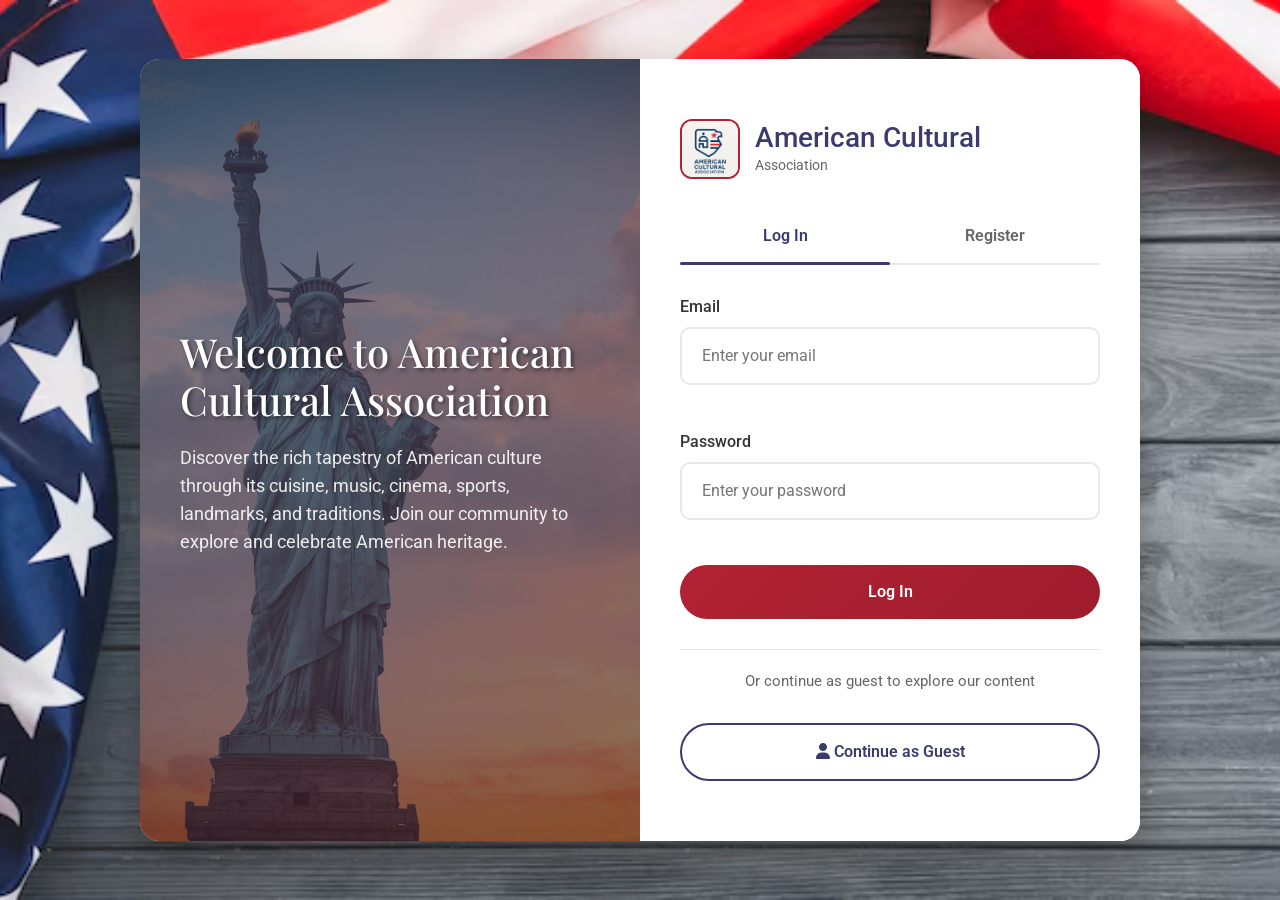
<file: index.html>
<!DOCTYPE html>
<html lang="en">
<head>
    <meta charset="UTF-8">
    <meta name="viewport" content="width=device-width, initial-scale=1.0">
    <title>Login - American Cultural Association</title>
    <script src="https://ajax.googleapis.com/ajax/libs/jquery/3.7.1/jquery.min.js"></script>
    <link href="https://cdn.jsdelivr.net/npm/bootstrap@5.3.0/dist/css/bootstrap.min.css" rel="stylesheet">
    <link href="https://fonts.googleapis.com/css2?family=Roboto:wght@300;400;500;700&family=Playfair+Display:wght@400;700&display=swap" rel="stylesheet">
    <link rel="stylesheet" href="https://cdnjs.cloudflare.com/ajax/libs/font-awesome/6.4.0/css/all.min.css">
    <link rel="stylesheet" href="admin-panel.css">
</head>
<body>
    <div class="login-container">
        <div class="login-hero">
            <div class="login-hero-content">
                <h1>Welcome to American Cultural Association</h1>
                <p>Discover the rich tapestry of American culture through its cuisine, music, cinema, sports, landmarks, and traditions. Join our community to explore and celebrate American heritage.</p>
            </div>
        </div>
        
        <div class="login-form-section" id="loginFormSection">
            <div class="aca-logo">
                <img class="aca-logo-img" src="images/logoACA.webp" alt="ACA Logo">
                <div>
                    <h3 style="margin: 0; color: var(--primary-blue);">American Cultural</h3>
                    <p style="margin: 0; font-size: 0.9rem; color: var(--text-light);">Association</p>
                </div>
            </div>

            <div class="form-tabs">
                <button class="tab-btn active" data-tab="login">Log In</button>
                <button class="tab-btn" data-tab="register">Register</button>
            </div>

            <div class="success-message" id="successMessage">
                <i class="fas fa-check-circle"></i> Registration successful! You can now log in.
            </div>

            <div id="welcome"></div>

            <div class="form-content active" id="loginForm">
                <form id="loginFormElement">
                    <div class="form-group">
                        <label class="form-label">Email</label>
                        <input type="email" class="form-control-custom" id="loginEmail" placeholder="Enter your email" required>
                        <span class="error" id="loginEmailError"></span>
                    </div>
                    
                    <div class="form-group">
                        <label class="form-label">Password</label>
                        <input type="password" class="form-control-custom" id="loginPassword" placeholder="Enter your password" required>
                        <span class="error" id="loginPasswordError"></span>
                    </div>
                    
                    <button type="submit" class="btn-custom">Log In</button>
                </form>
            </div>

            <div class="form-content" id="registerForm">
                <form id="registerFormElement">
                    <div class="form-group">
                        <label class="form-label">Full Name</label>
                        <input type="text" class="form-control-custom" id="registerName" placeholder="Enter your full name" required>
                        <span class="error" id="registerNameError"></span>
                    </div>
                    
                    <div class="form-group">
                        <label class="form-label">Email</label>
                        <input type="email" class="form-control-custom" id="registerEmail" placeholder="Enter your email" required>
                        <span class="error" id="registerEmailError"></span>
                    </div>
                    
                    <div class="form-group">
                        <label class="form-label">Password</label>
                        <input type="password" class="form-control-custom" id="registerPassword" placeholder="Create a password (min. 6 characters)" required>
                        <span class="error" id="registerPasswordError"></span>
                    </div>
                    
                    <div class="form-group">
                        <label class="form-label">Confirm Password</label>
                        <input type="password" class="form-control-custom" id="registerConfirmPassword" placeholder="Confirm your password" required>
                        <span class="error" id="registerConfirmError"></span>
                    </div>
                    
                    <button type="submit" class="btn-custom">Create Account</button>
                </form>
            </div>

            <div class="guest-section">
                <p class="guest-text">Or continue as guest to explore our content</p>
                <button class="btn-outline-custom" id="guestBtn">
                    <i class="fas fa-user"></i> Continue as Guest
                </button>
            </div>
        </div>
    </div>

    <audio id="loginSound" src="https://cdn.pixabay.com/download/audio/2021/09/01/audio_9d3cc6e67b.mp3?filename=success-1-6297.mp3"></audio>
    <script src="https://cdn.jsdelivr.net/npm/bootstrap@5.3.0/dist/js/bootstrap.bundle.min.js"></script>
    <script src="script.js"></script>
    <script src="admin-panel.js"></script>
</body>
</html>
</file>
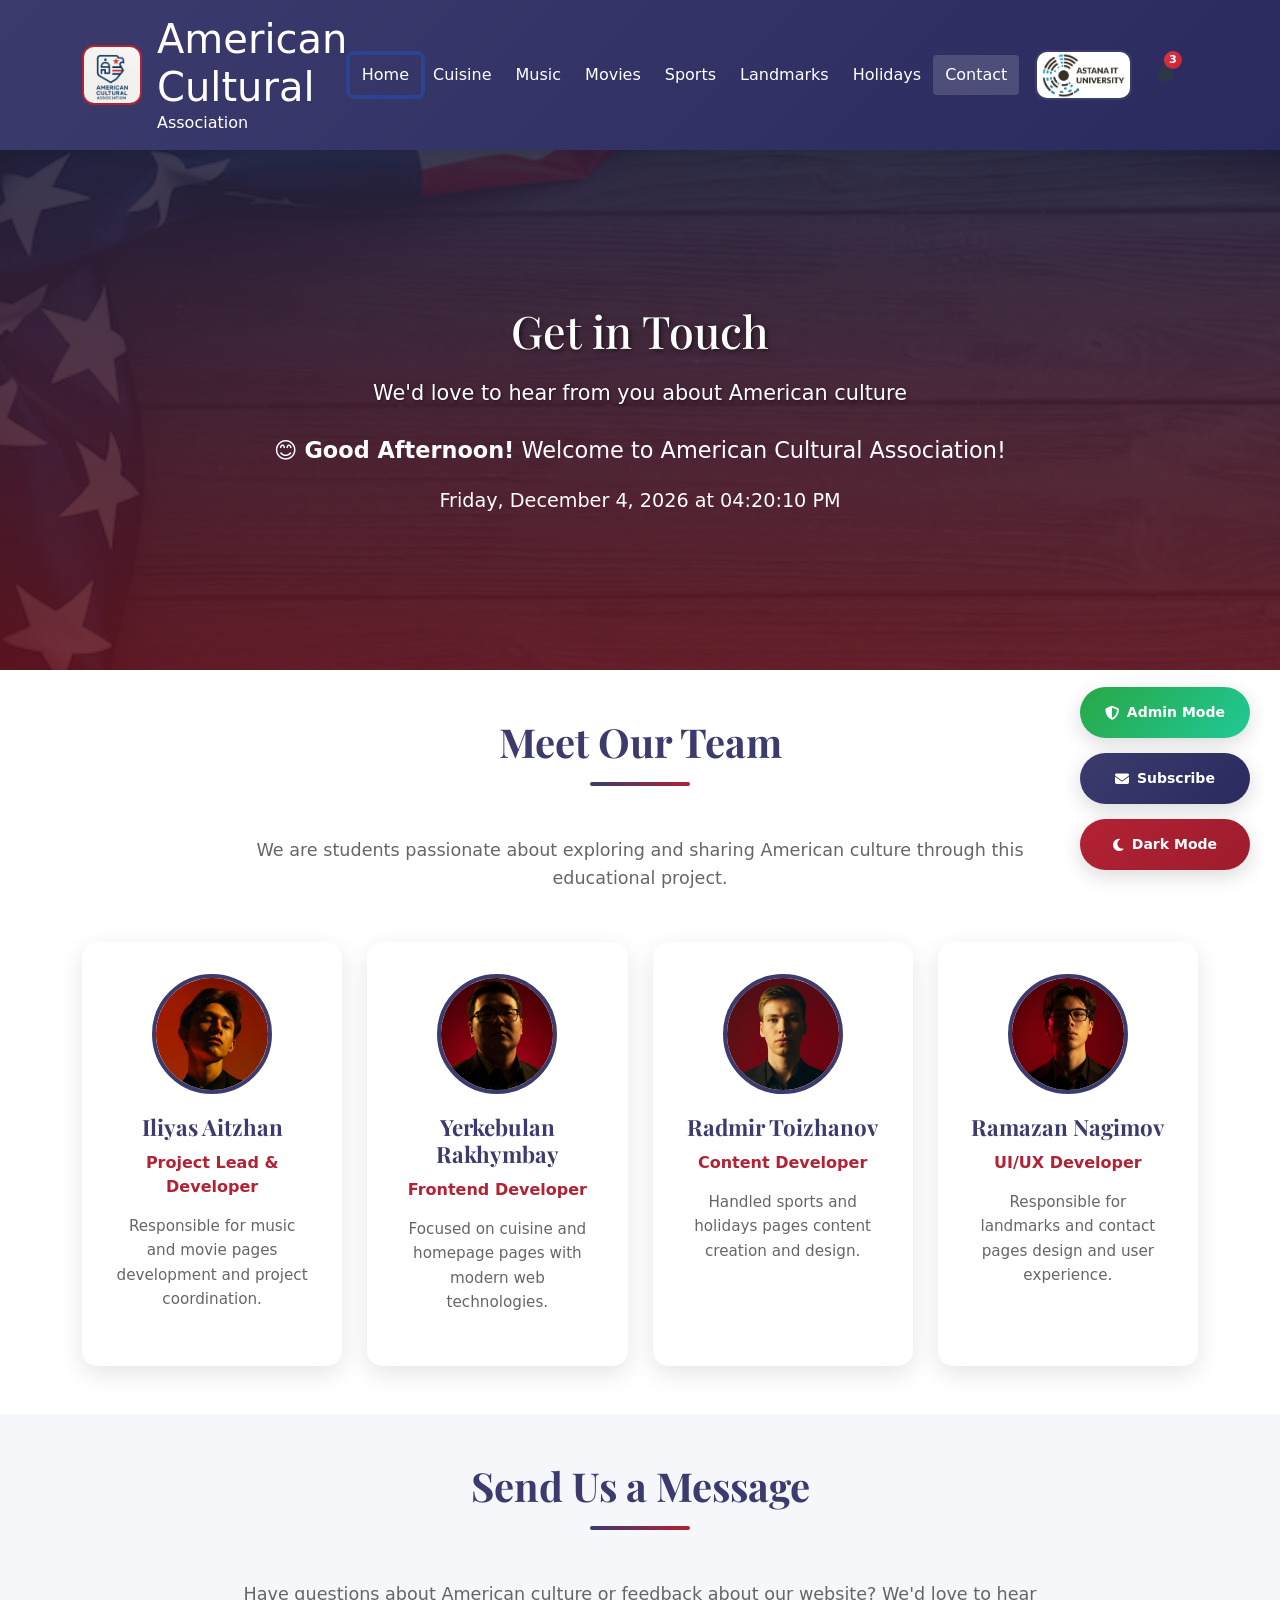
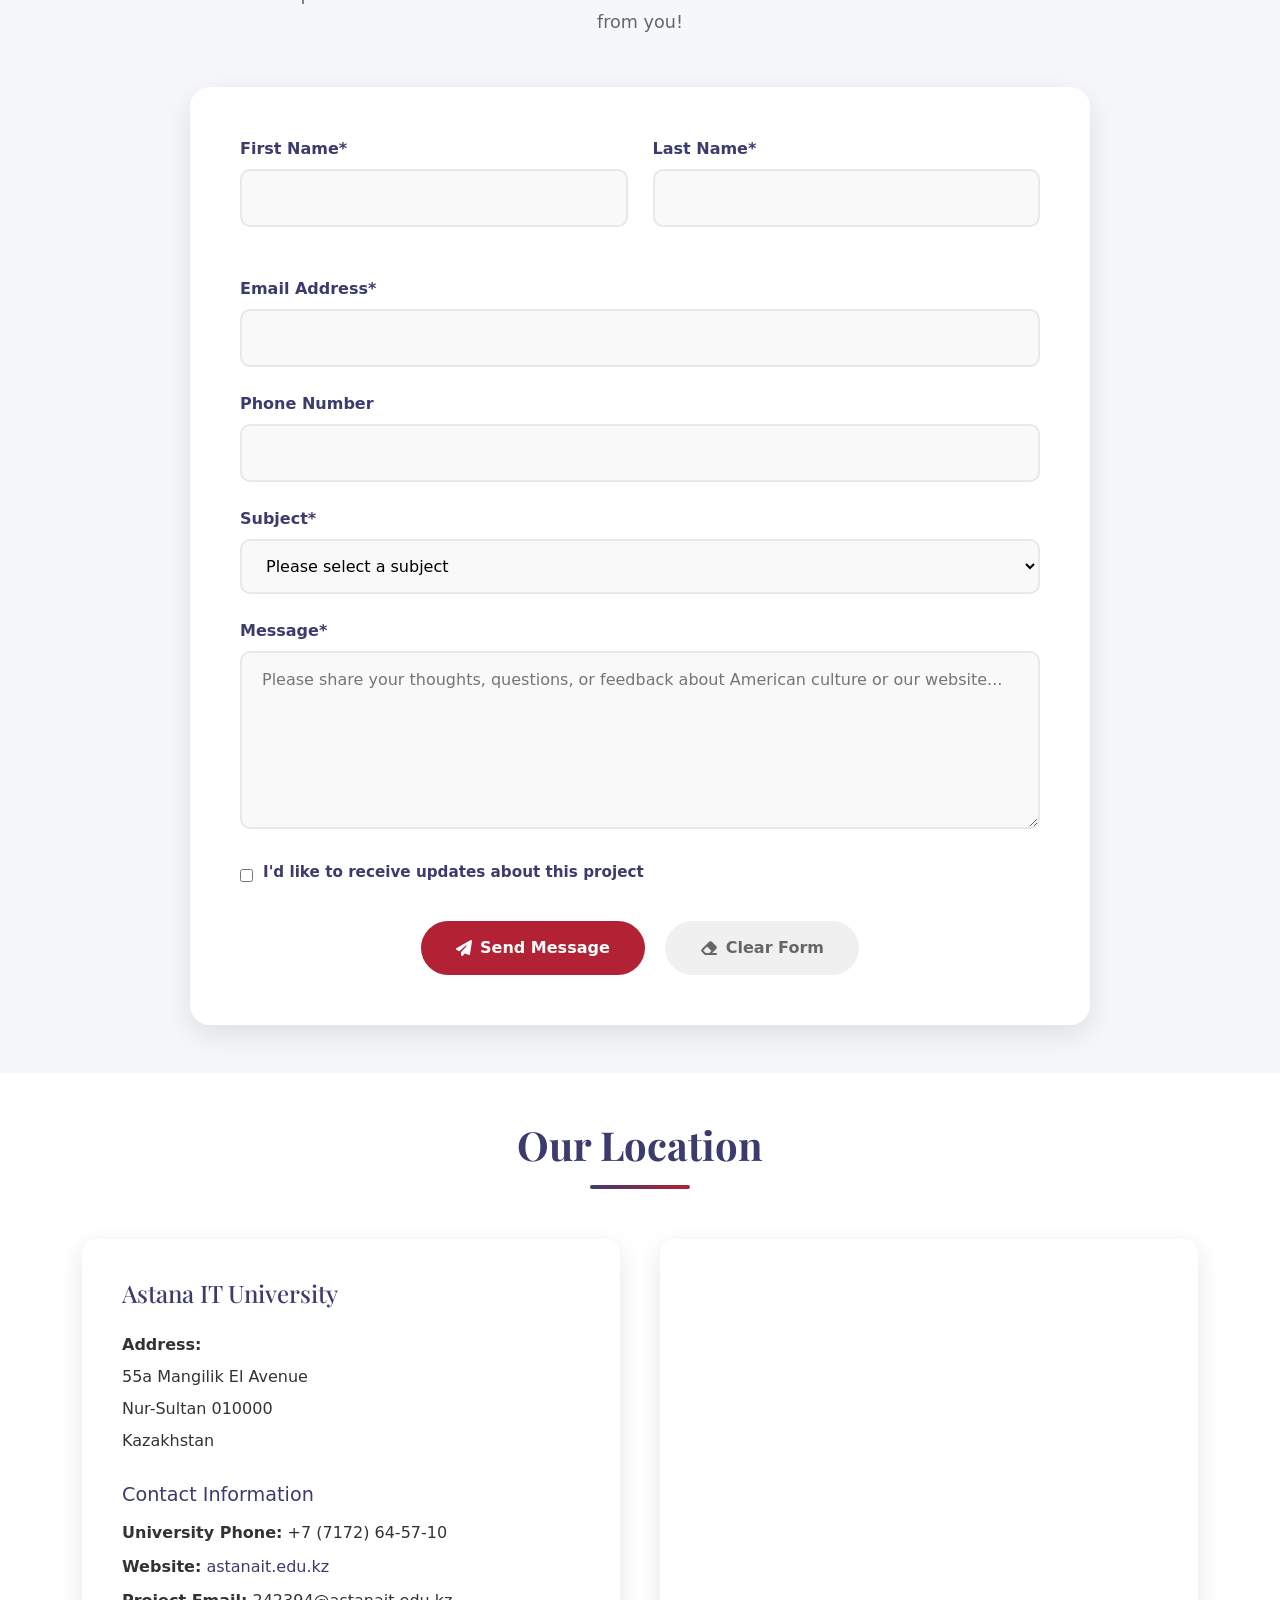
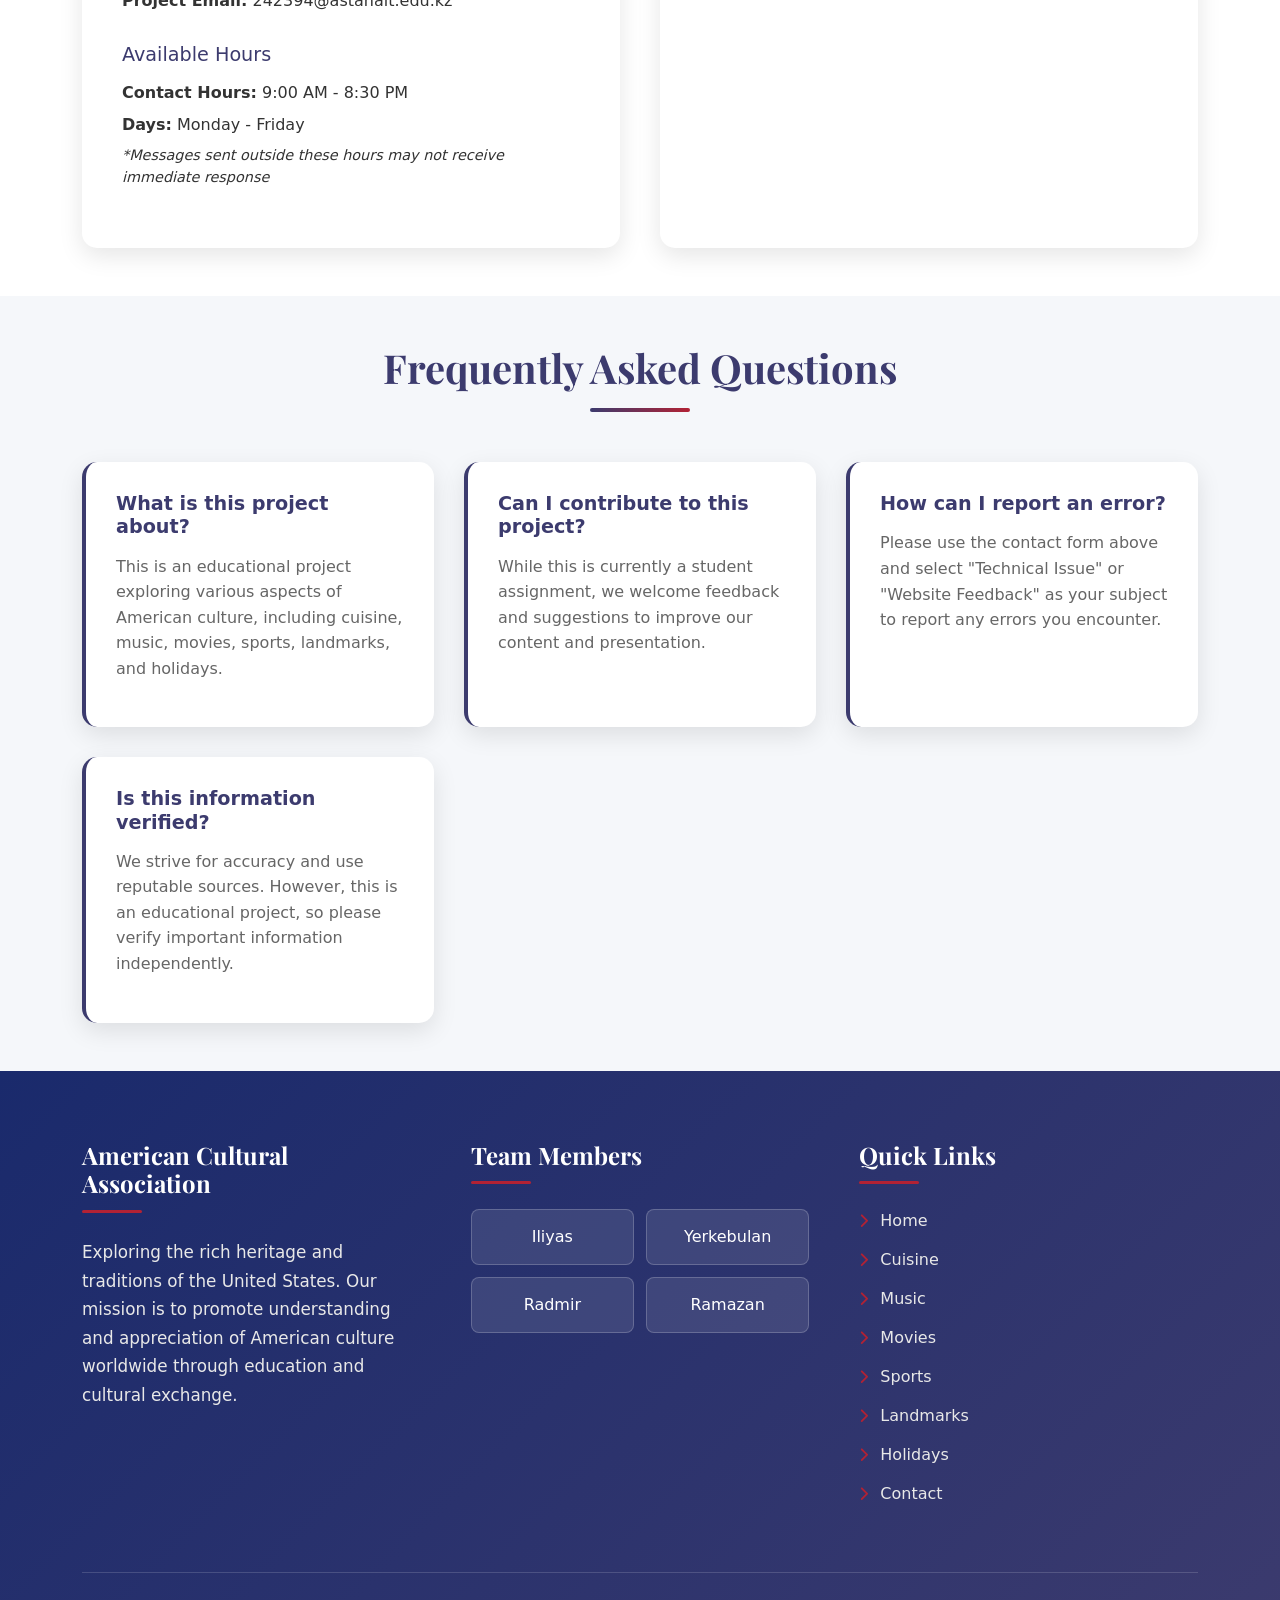
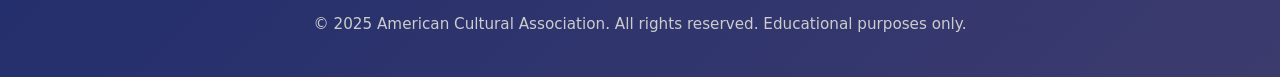
<file: contact.html>
<!DOCTYPE html>
<html lang="en">
<head>
    <meta charset="UTF-8">
    <meta name="viewport" content="width=device-width, initial-scale=1.0">
    <title>Contact Us - American Cultural Association</title>
    <script src="https://ajax.googleapis.com/ajax/libs/jquery/3.7.1/jquery.min.js"></script>
    <link href="https://cdn.jsdelivr.net/npm/bootstrap@5.3.0/dist/css/bootstrap.min.css" rel="stylesheet">
    <link href="https://fonts.googleapis.com/css2?family=Roboto:wght@300;400;500;700&family=Playfair+Display:wght@400;700&display=swap" rel="stylesheet">
    <link rel="stylesheet" href="https://cdnjs.cloudflare.com/ajax/libs/font-awesome/6.4.0/css/all.min.css">
    <link rel="stylesheet" href="style.css">
</head>
<body>
    <div id="scrollProgressBar" class="scroll-progress-bar"></div>
    
    <nav class="navbar navbar-expand-lg navbar-dark navbar-custom sticky-top">
        <div class="container">
            <a class="navbar-brand-custom" href="home.html">
                <img class="aca-logo-img" src="images/logoACA.webp" alt="ACA Logo">
                <div>
                    <h1 class="mb-0">American Cultural</h1>
                    <p class="mb-0 opacity-8">Association</p>
                </div>
            </a>
            
            <button class="navbar-toggler" type="button" data-bs-toggle="collapse" data-bs-target="#navbarNav">
                <span class="navbar-toggler-icon"></span>
            </button>
            
            <div class="collapse navbar-collapse" id="navbarNav">
                <ul class="navbar-nav ms-auto mb-2 mb-lg-0">
                    <li tabindex="0" class="nav-item"><a class="nav-link nav-link-custom" href="home.html">Home</a></li>
                    <li tabindex="0" class="nav-item"><a class="nav-link nav-link-custom" href="cuisine.html">Cuisine</a></li>
                    <li tabindex="0" class="nav-item"><a class="nav-link nav-link-custom" href="music.html">Music</a></li>
                    <li tabindex="0" class="nav-item"><a class="nav-link nav-link-custom" href="movies.html">Movies</a></li>
                    <li tabindex="0" class="nav-item"><a class="nav-link nav-link-custom" href="sports.html">Sports</a></li>
                    <li tabindex="0" class="nav-item"><a class="nav-link nav-link-custom" href="landmarks.html">Landmarks</a></li>
                    <li tabindex="0" class="nav-item"><a class="nav-link nav-link-custom" href="holidays.html">Holidays</a></li>
                    <li tabindex="0" class="nav-item"><a class="nav-link nav-link-custom active" href="contact.html">Contact</a></li>
                </ul>
                <img src="images/logoAITU.jpg" alt="University Logo" class="aca-university-logo ms-3">
                <button id="notificationBell" class="btn notification-bell-btn position-relative">
                    <i class="fas fa-bell"></i>
                    <span id="notificationCount" class="notification-badge">0</span>
                </button>
            </div>
        </div>
    </nav>

    <section class="aca-hero">
        <div class="container">
            <div class="aca-hero-content fade-in">
                <h2>Get in Touch</h2>
                <p>We'd love to hear from you about American culture</p>
                <div id="timeGreeting" class="aca-greeting fade-in" style="font-size: 1.4rem; margin: 10px 0;"></div>
                <div id="date-time-block" style="font-size: 1.2rem; font-weight: 500; margin-top: 20px;"></div>
            </div>
        </div>
    </section>

    <main>
        <section class="aca-contact-team-section py-5">
            <div class="container">
                <h3 class="aca-section-title fade-in">Meet Our Team</h3>
                <p class="aca-contact-intro-text fade-in">
                    We are students passionate about exploring and sharing American culture through this educational project.
                </p>
                
                <div class="aca-contact-team-grid">
                    <!-- Iliyas -->
                    <div class="aca-contact-team-member fade-in" onclick="toggleMember(this)">
                        <img src="images/iliyas.jpg" alt="Iliyas" class="aca-contact-team-image">
                        <h3 class="aca-contact-member-name">Iliyas Aitzhan</h3>
                        <p class="aca-contact-member-role">Project Lead & Developer</p>
                        <p class="aca-contact-member-description">Responsible for music and movie pages development and project coordination.</p>
                        <div class="aca-contact-member-contact">
                            <span class="aca-contact-info">241705@astanait.edu.kz</span>
                            <div class="aca-contact-social">
                                <a href="https://t.me/axeelias" target="_blank" title="Telegram">
                                    <i class="fab fa-telegram"></i>
                                </a>
                                <a href="https://instagram.com/axeelias" target="_blank" title="Instagram">
                                    <i class="fab fa-instagram"></i>
                                </a>
                            </div>
                        </div>
                    </div>

                    <!-- Yerkebulan -->
                    <div class="aca-contact-team-member fade-in" onclick="toggleMember(this)">
                        <img src="images/Erkosh.jpg" alt="Yerkebulan Rakhymbay" class="aca-contact-team-image">
                        <h3 class="aca-contact-member-name">Yerkebulan Rakhymbay</h3>
                        <p class="aca-contact-member-role">Frontend Developer</p>
                        <p class="aca-contact-member-description">Focused on cuisine and homepage pages with modern web technologies.</p>
                        <div class="aca-contact-member-contact">
                            <span class="aca-contact-info">240065@astanait.edu.kz</span>
                            <div class="aca-contact-social">
                                <a href="https://t.me/erko_rkh" target="_blank" title="Telegram">
                                    <i class="fab fa-telegram"></i>
                                </a>
                                <a href="https://instagram.com/erko_rkh" target="_blank" title="Instagram">
                                    <i class="fab fa-instagram"></i>
                                </a>
                            </div>
                        </div>
                    </div>

                    <!-- Radmir -->
                    <div class="aca-contact-team-member fade-in" onclick="toggleMember(this)">
                        <img src="images/Radik.jpg" alt="Radmir Toizhanov" class="aca-contact-team-image">
                        <h3 class="aca-contact-member-name">Radmir Toizhanov</h3>
                        <p class="aca-contact-member-role">Content Developer</p>
                        <p class="aca-contact-member-description">Handled sports and holidays pages content creation and design.</p>
                        <div class="aca-contact-member-contact">
                            <span class="aca-contact-info">241561@astanait.edu.kz</span>
                            <div class="aca-contact-social">
                                <a href="https://t.me/ruflexm" target="_blank" title="Telegram">
                                    <i class="fab fa-telegram"></i>
                                </a>
                                <a href="https://www.instagram.com/ruflexp?igsh=MTN1enJnNmx4NGk2eQ==" target="_blank" title="Instagram">
                                    <i class="fab fa-instagram"></i>
                                </a>
                            </div>
                        </div>
                    </div>
                    
                    <!-- Ramazan -->
                    <div class="aca-contact-team-member fade-in" onclick="toggleMember(this)">
                        <img src="images/Roma.jpg" alt="Ramazan Nagimov" class="aca-contact-team-image">
                        <h3 class="aca-contact-member-name">Ramazan Nagimov</h3>
                        <p class="aca-contact-member-role">UI/UX Developer</p>
                        <p class="aca-contact-member-description">Responsible for landmarks and contact pages design and user experience.</p>
                        <div class="aca-contact-member-contact">
                            <span class="aca-contact-info">242394@astanait.edu.kz</span>
                            <div class="aca-contact-social">
                                <a href="https://t.me/Zamazeeeeein" target="_blank" title="Telegram">
                                    <i class="fab fa-telegram"></i>
                                </a>
                                <a href="https://www.instagram.com/zamazeeeeeein?igsh=YmdjczlqMncwdzI4" target="_blank" title="Instagram">
                                    <i class="fab fa-instagram"></i>
                                </a>
                            </div>
                        </div>
                    </div>
                </div>
            </div>
        </section>

        <!-- Contact Form Section -->
        <section class="aca-contact-form-section py-5">
            <div class="container">
                <h3 class="aca-section-title fade-in">Send Us a Message</h3>
                <p class="aca-contact-form-description fade-in">
                    Have questions about American culture or feedback about our website? We'd love to hear from you!
                </p>
                
                <div class="aca-contact-form-container fade-in">
                    <form class="aca-contact-form" id="contactForm">
                        <div class="aca-contact-form-row">
                            <div class="aca-contact-form-group">
                                <label for="firstName">First Name*</label>
                                <input type="text" id="firstName" name="firstName" class="aca-contact-form-input" required>
                            </div>
                            <div class="aca-contact-form-group">
                                <label for="lastName">Last Name*</label>
                                <input type="text" id="lastName" name="lastName" class="aca-contact-form-input" required>
                            </div>
                        </div>

                        <div class="aca-contact-form-group">
                            <label for="email">Email Address*</label>
                            <input type="email" id="email" name="email" class="aca-contact-form-input" required>
                        </div>

                        <div class="aca-contact-form-group">
                            <label for="phone">Phone Number</label>
                            <input type="tel" id="phone" name="phone" class="aca-contact-form-input">
                        </div>

                        <div class="aca-contact-form-group">
                            <label for="subject">Subject*</label>
                            <select id="subject" name="subject" class="aca-contact-form-select" required>
                                <option value="">Please select a subject</option>
                                <option value="feedback">Website Feedback</option>
                                <option value="question">Question About American Culture</option>
                                <option value="collaboration">Collaboration Inquiry</option>
                                <option value="technical">Technical Issue</option>
                                <option value="other">Other</option>
                            </select>
                        </div>

                        <div class="aca-contact-form-group">
                            <label for="message">Message*</label>
                            <textarea id="message" name="message" class="aca-contact-form-textarea" rows="6" placeholder="Please share your thoughts, questions, or feedback about American culture or our website..." required></textarea>
                        </div>

                        <div class="aca-contact-form-group aca-contact-checkbox-group">
                            <input type="checkbox" id="newsletter" name="newsletter" class="aca-contact-form-checkbox">
                            <label for="newsletter" class="aca-contact-checkbox-label">I'd like to receive updates about this project</label>
                        </div>

                        <div class="aca-contact-form-actions">
                            <button type="submit" class="aca-contact-submit-button">
                                <i class="fas fa-paper-plane me-2"></i>Send Message
                            </button>
                            <button type="reset" class="aca-contact-reset-button">
                                <i class="fas fa-eraser me-2"></i>Clear Form
                            </button>
                        </div>
                    </form>
                </div>
            </div>
        </section>

        <!-- Location Section -->
        <section class="aca-contact-location-section py-5">
            <div class="container">
                <h3 class="aca-section-title fade-in">Our Location</h3>
                <div class="aca-contact-location-content">
                    <div class="aca-contact-location-info">
                        <h3>Astana IT University</h3>
                        <address class="aca-contact-location-address">
                            <p><strong>Address:</strong></p>
                            <p>55a Mangilik El Avenue</p>
                            <p>Nur-Sultan 010000</p>
                            <p>Kazakhstan</p>
                        </address>
                        
                        <div class="aca-contact-contact-details">
                            <h4>Contact Information</h4>
                            <ul class="aca-contact-contact-list">
                                <li><strong>University Phone:</strong> +7 (7172) 64-57-10</li>
                                <li><strong>Website:</strong> <a href="https://astanait.edu.kz/about/" target="_blank">astanait.edu.kz</a></li>
                                <li><strong>Project Email:</strong> 242394@astanait.edu.kz</li>
                            </ul>
                        </div>

                        <div class="aca-contact-office-hours">
                            <h4>Available Hours</h4>
                            <p><strong>Contact Hours:</strong> 9:00 AM - 8:30 PM</p>
                            <p><strong>Days:</strong> Monday - Friday</p>
                            <p class="aca-contact-hours-note">*Messages sent outside these hours may not receive immediate response</p>
                        </div>
                    </div>
                    
                    <div class="aca-contact-map-container">
                        <iframe 
                            src="https://www.google.com/maps/embed?pb=!1m18!1m12!1m3!1d5011.927231957936!2d71.41194673602925!3d51.09067897693924!2m3!1f0!2f0!3f0!3m2!1i1024!2i768!4f13.1!3m3!1m2!1s0x424585a605525605%3A0x4dff4a1973f7567e!2sAstana%20IT%20University!5e0!3m2!1sru!2skz!4v1758474027109!5m2!1sru!2skz" 
                            class="aca-contact-location-map"
                            allowfullscreen="" 
                            loading="lazy" 
                            referrerpolicy="no-referrer-when-downgrade">
                        </iframe>
                    </div>
                </div>
            </div>
        </section>

        <!-- FAQ Section -->
        <section class="aca-contact-faq-section py-5">
            <div class="container">
                <h3 class="aca-section-title fade-in">Frequently Asked Questions</h3>
                <div class="aca-contact-faq-grid">
                    <div class="aca-contact-faq-item">
                        <h4 class="aca-contact-faq-question">What is this project about?</h4>
                        <p class="aca-contact-faq-answer">This is an educational project exploring various aspects of American culture, including cuisine, music, movies, sports, landmarks, and holidays.</p>
                    </div>
                    
                    <div class="aca-contact-faq-item">
                        <h4 class="aca-contact-faq-question">Can I contribute to this project?</h4>
                        <p class="aca-contact-faq-answer">While this is currently a student assignment, we welcome feedback and suggestions to improve our content and presentation.</p>
                    </div>
                    
                    <div class="aca-contact-faq-item">
                        <h4 class="aca-contact-faq-question">How can I report an error?</h4>
                        <p class="aca-contact-faq-answer">Please use the contact form above and select "Technical Issue" or "Website Feedback" as your subject to report any errors you encounter.</p>
                    </div>
                    
                    <div class="aca-contact-faq-item">
                        <h4 class="aca-contact-faq-question">Is this information verified?</h4>
                        <p class="aca-contact-faq-answer">We strive for accuracy and use reputable sources. However, this is an educational project, so please verify important information independently.</p>
                    </div>
                </div>
            </div>
        </section>
    </main>

    <footer class="aca-footer">
        <div class="container">
            <div class="aca-footer-content">
                <div class="aca-footer-section">
                    <h3>American Cultural Association</h3>
                    <p>Exploring the rich heritage and traditions of the United States. Our mission is to promote understanding and appreciation of American culture worldwide through education and cultural exchange.</p>
                </div>
                
                <div class="aca-footer-section">
                    <h3>Team Members</h3>
                    <div class="aca-team-members">
                        <a href="#ilyas" class="aca-team-member">Iliyas</a>
                        <a href="#yerkebulan" class="aca-team-member">Yerkebulan</a>
                        <a href="#radmir" class="aca-team-member">Radmir</a>
                        <a href="#ramazan" class="aca-team-member">Ramazan</a>
                    </div>
                </div>
                
                <div class="aca-footer-section">
                    <h3>Quick Links</h3>
                    <ul class="aca-footer-links">
                        <li><a href="home.html"><i class="fas fa-chevron-right"></i> Home</a></li>
                        <li><a href="cuisine.html"><i class="fas fa-chevron-right"></i> Cuisine</a></li>
                        <li><a href="music.html"><i class="fas fa-chevron-right"></i> Music</a></li>
                        <li><a href="movies.html"><i class="fas fa-chevron-right"></i> Movies</a></li>
                        <li><a href="sports.html"><i class="fas fa-chevron-right"></i> Sports</a></li>
                        <li><a href="landmarks.html"><i class="fas fa-chevron-right"></i> Landmarks</a></li>
                        <li><a href="holidays.html"><i class="fas fa-chevron-right"></i> Holidays</a></li>
                        <li><a href="contact.html"><i class="fas fa-chevron-right"></i> Contact</a></li>
                    </ul>
                </div>
            </div>
            
            <div class="aca-footer-bottom">
                <p>&copy; 2025 American Cultural Association. All rights reserved. Educational purposes only.</p>
            </div>
        </div>
    </footer>

    <div class="floating-buttons">
        <button id="adminAccessBtn" class="floating-btn" style="background: linear-gradient(135deg, #28a745, #20c997);">
            <i class="fas fa-shield-alt me-2"></i>Admin Mode
        </button>
        <button id="openPopupBtn" class="floating-btn">
            <i class="fas fa-envelope me-2"></i>Subscribe
        </button>
        <button id="themeToggleBtn" class="floating-btn">
            <i class="fas fa-moon me-2"></i>Dark Mode
        </button>
    </div>

    <div id="popupForm" class="popup-overlay">
        <div class="popup-content">
            <span class="close-btn">&times;</span>
            <h3>Subscribe to Our Newsletter</h3>
            <form id="popupSubscribeForm">
                <div class="mb-3">
                    <label for="popupName" class="form-label">Name</label>
                    <input type="text" class="form-control form-control-custom" id="popupName" placeholder="Enter your name" required>
                </div>
                <div class="mb-3">
                    <label for="popupEmail" class="form-label">Email</label>
                    <input type="email" class="form-control form-control-custom" id="popupEmail" placeholder="Enter your email" required>
                </div>
                <button type="submit" class="btn btn-custom w-100">Subscribe Now</button>
            </form>
        </div>
    </div>

    <div id="notificationPanel" class="notification-panel">
        <div class="notification-header">
            <h5>Notifications</h5>
            <div class="notification-actions">
                <button id="markAllRead" class="btn btn-sm btn-outline-primary">
                    <i class="fas fa-check-double"></i> Mark all as read
                </button>
                <button id="closeNotifications" class="btn btn-sm btn-close"></button>
            </div>
        </div>
        <div class="notification-list" id="notificationList">
        </div>
        <div class="notification-footer">
            <small class="text-muted">American Cultural Association Notifications</small>
        </div>
    </div>

    <script src="https://cdn.jsdelivr.net/npm/bootstrap@5.3.0/dist/js/bootstrap.bundle.min.js"></script>
    <script src="script.js"></script>
    <script src="admin-panel.js"></script>
    
    <script>
        function toggleMember(element) {
            const allMembers = document.querySelectorAll('.aca-contact-team-member');
            allMembers.forEach(member => {
                if (member !== element) {
                    member.classList.remove('active');
                }
            });
            
            element.classList.toggle('active');
        }
        
        document.addEventListener('click', function(event) {
            if (!event.target.closest('.aca-contact-team-member')) {
                const allMembers = document.querySelectorAll('.aca-contact-team-member');
                allMembers.forEach(member => {
                    member.classList.remove('active');
                });
            }
        });

        $(document).ready(function() {
            $('#contactForm').on('submit', function(e) {
                e.preventDefault();
                
                const $submitBtn = $(this).find('button[type="submit"]');
                const originalText = $submitBtn.html();
                
                $submitBtn.prop('disabled', true)
                    .html('<span class="spinner-border spinner-border-sm me-2" role="status" aria-hidden="true"></span>Sending...');
                
                setTimeout(() => {
                    showNotification('Thank you for your message! We\'ll get back to you soon.', 'success');
                    $submitBtn.prop('disabled', false).html(originalText);
                    $(this).trigger('reset');
                }, 2000);
            });
        });
    </script>
</body>
</html>
</file>
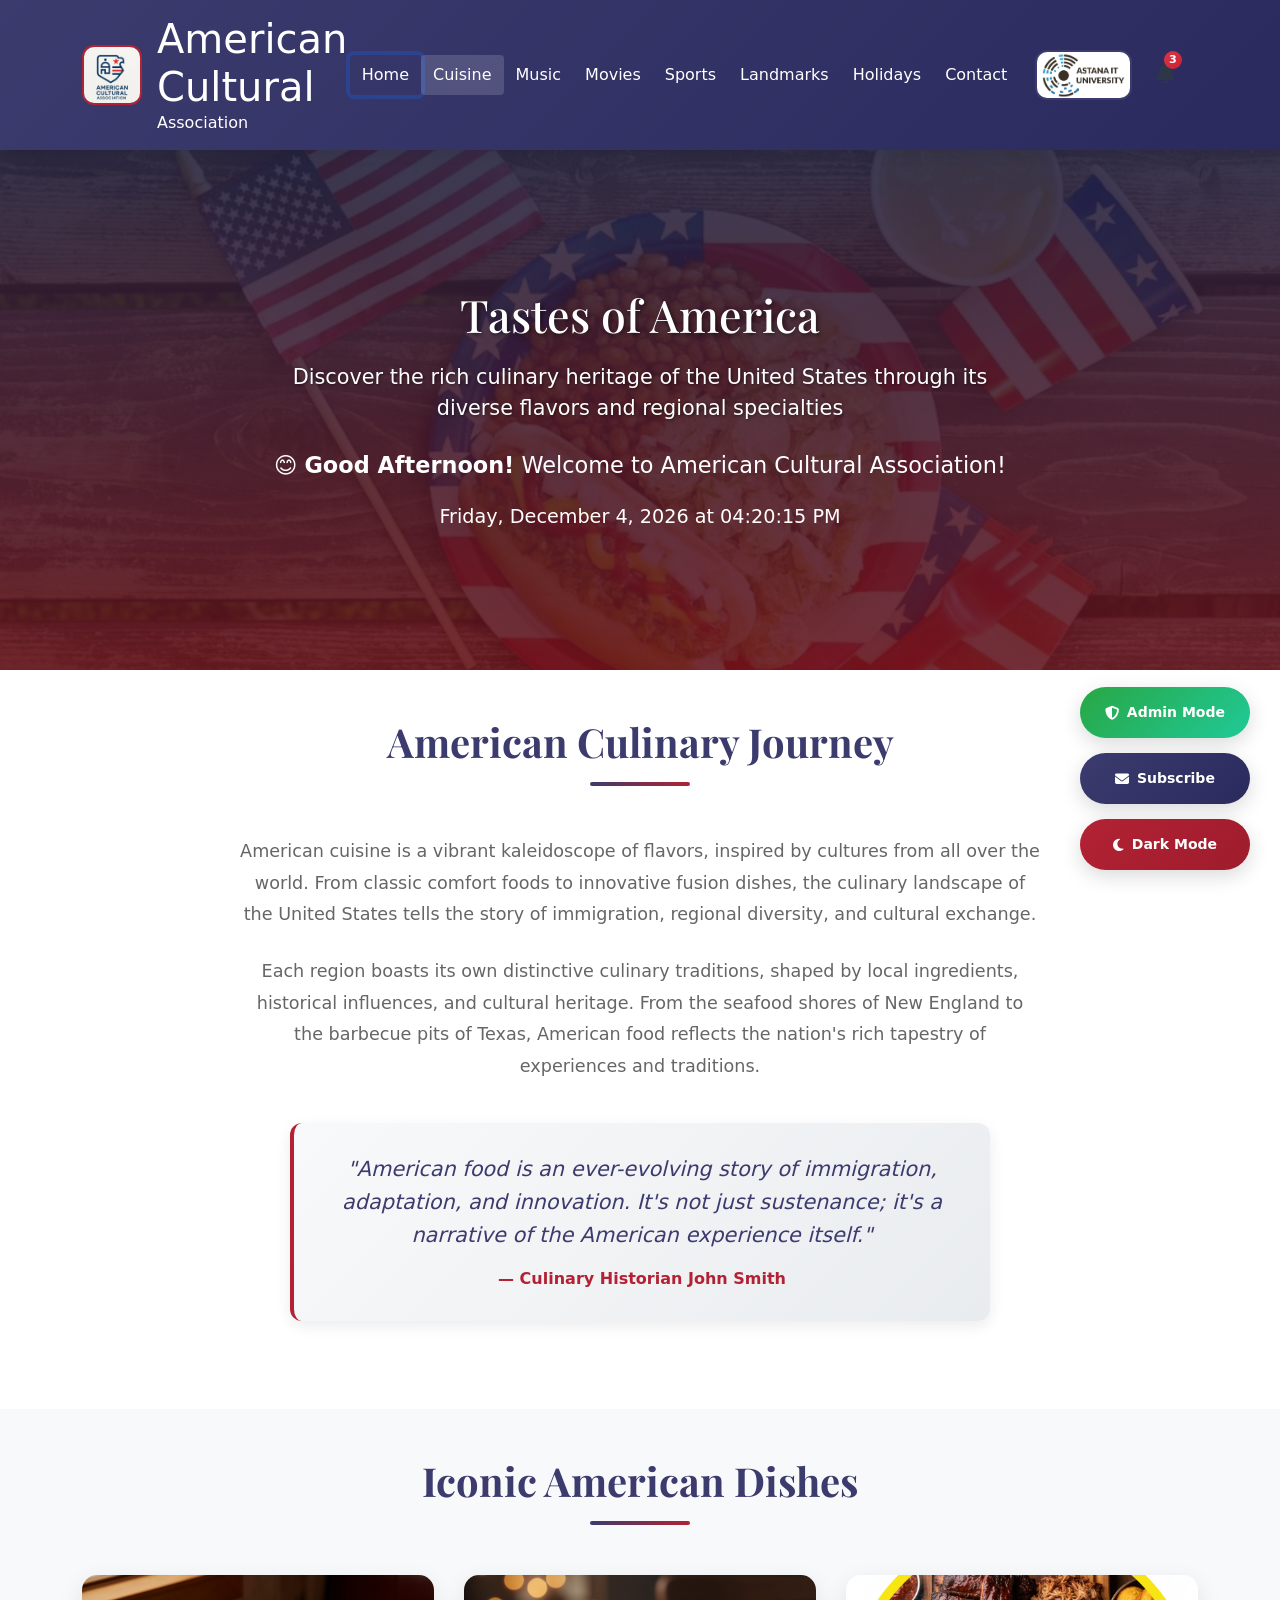
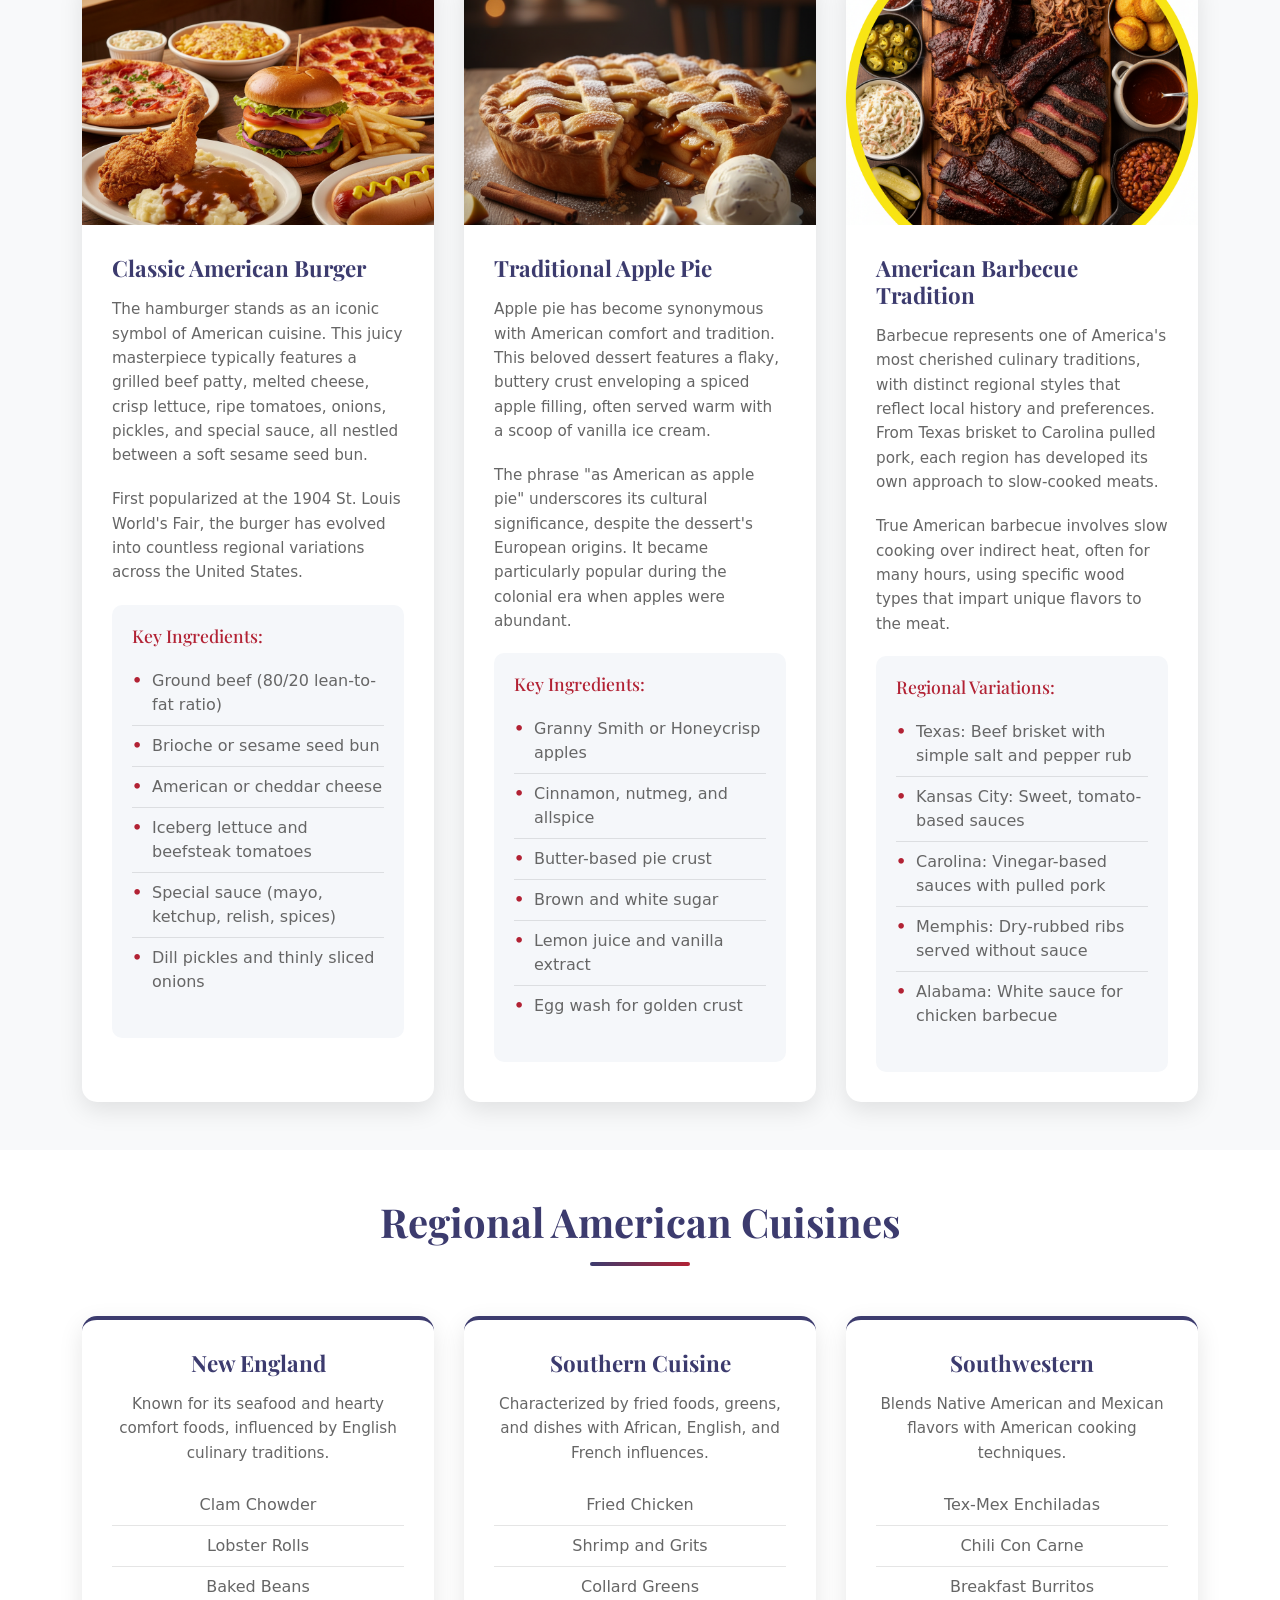
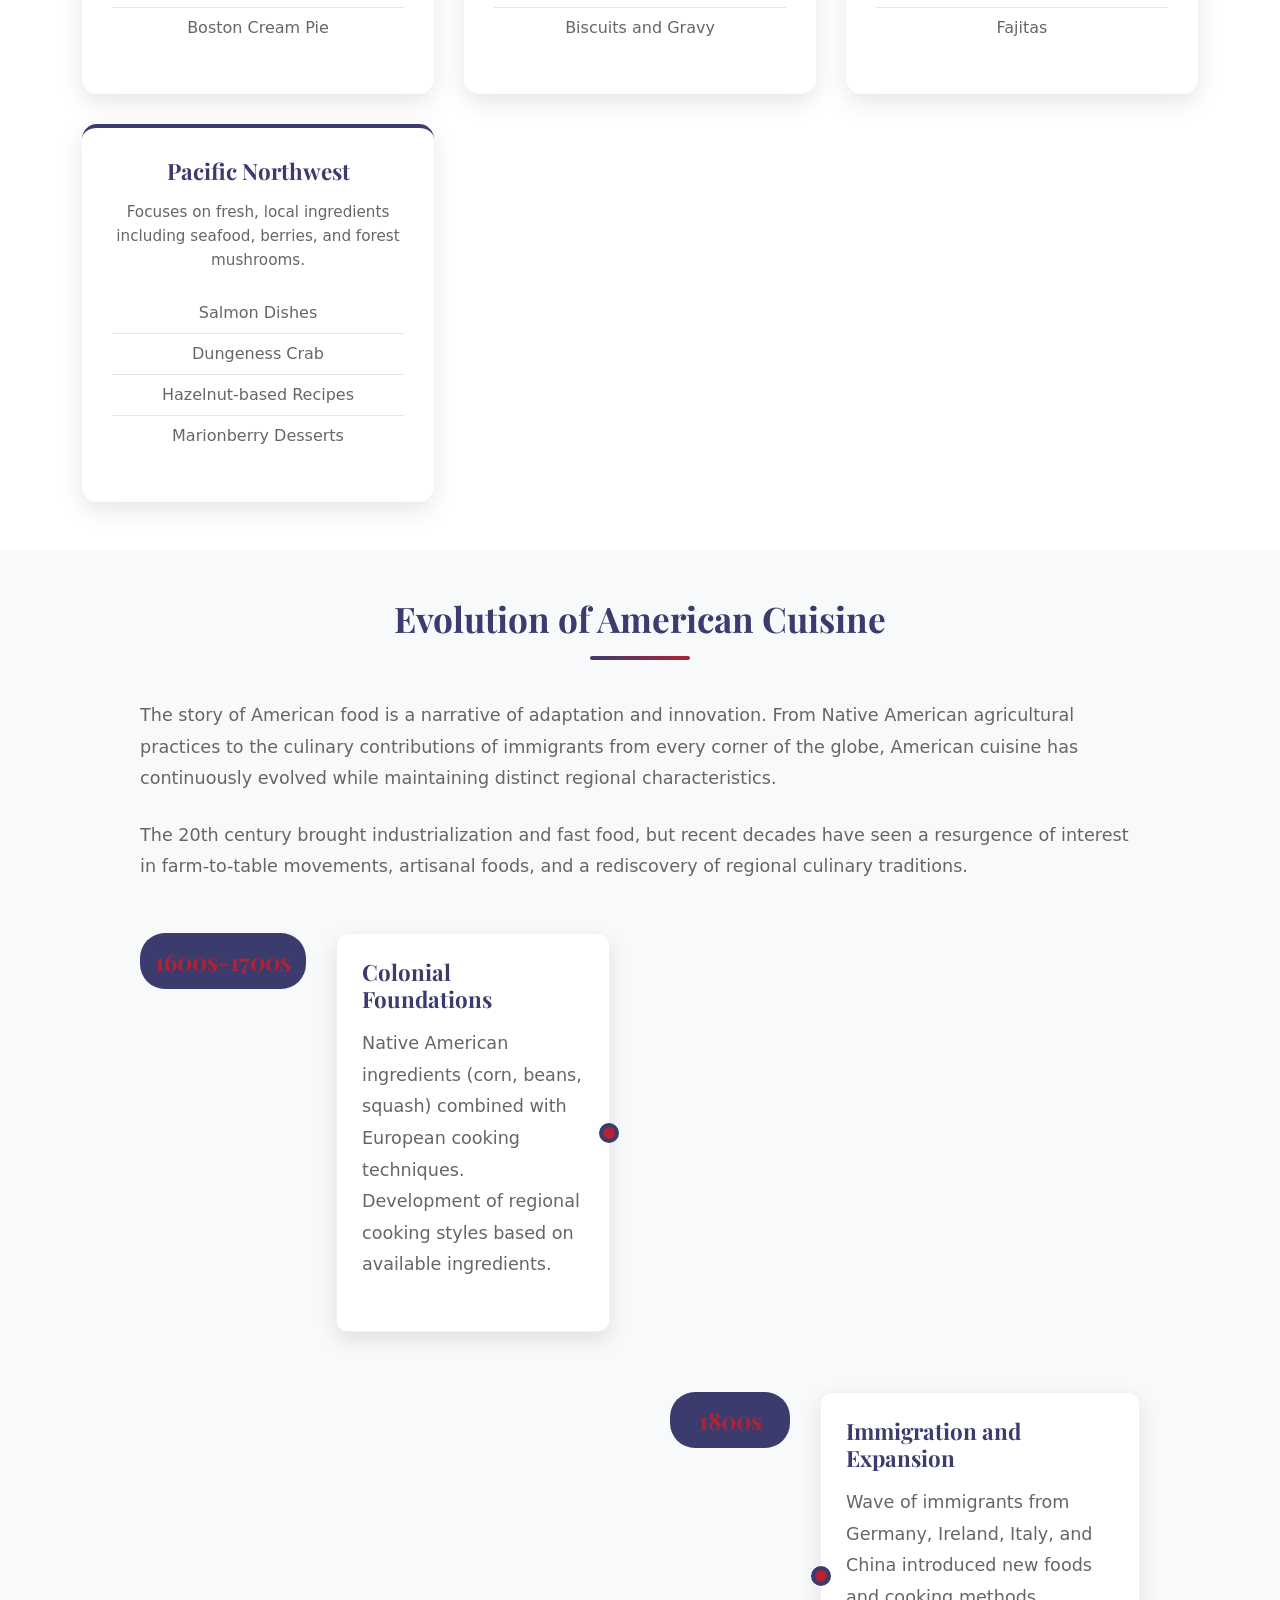
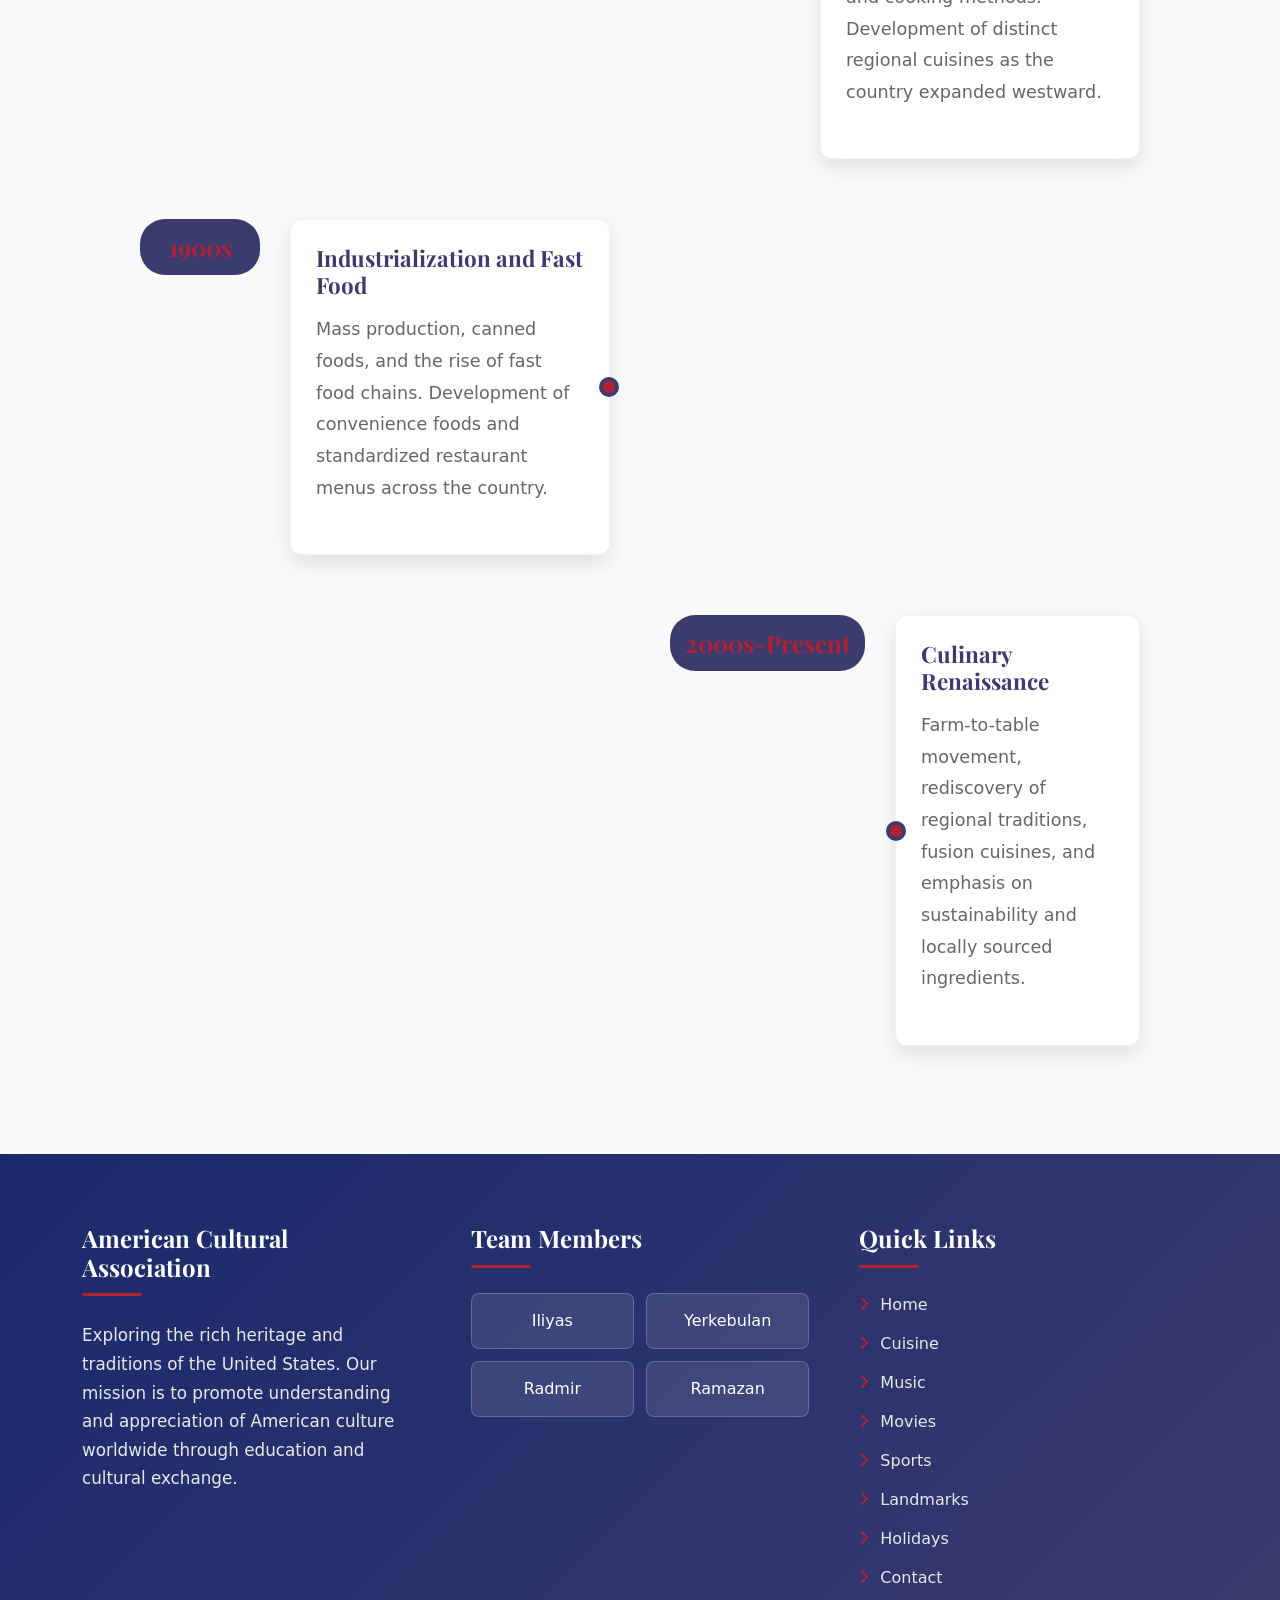
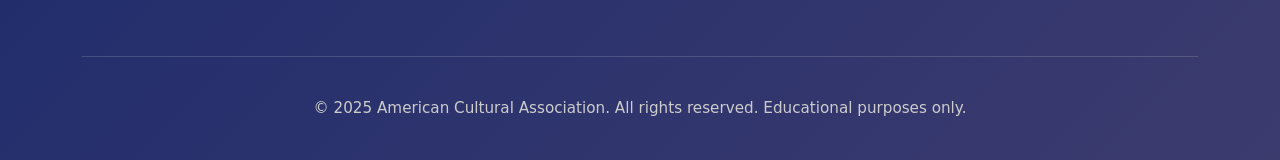
<file: cuisine.html>
<!DOCTYPE html>
<html lang="en">
<head>
    <meta charset="UTF-8">
    <meta name="viewport" content="width=device-width, initial-scale=1.0">
    <title>American Cuisine - American Cultural Association</title>
    <script src="https://ajax.googleapis.com/ajax/libs/jquery/3.7.1/jquery.min.js"></script>
    <link href="https://cdn.jsdelivr.net/npm/bootstrap@5.3.0/dist/css/bootstrap.min.css" rel="stylesheet">
    <link href="https://fonts.googleapis.com/css2?family=Roboto:wght@300;400;500;700&family=Playfair+Display:wght@400;700&display=swap" rel="stylesheet">
    <link rel="stylesheet" href="https://cdnjs.cloudflare.com/ajax/libs/font-awesome/6.4.0/css/all.min.css">
    <link rel="stylesheet" href="style.css">
</head>
<body>
    <div id="scrollProgressBar" class="scroll-progress-bar"></div>
    
    <nav class="navbar navbar-expand-lg navbar-dark navbar-custom sticky-top">
        <div class="container">
            <a class="navbar-brand-custom" href="home.html">
                <img class="aca-logo-img" src="images/logoACA.webp" alt="ACA Logo">
                <div>
                    <h1 class="mb-0">American Cultural</h1>
                    <p class="mb-0 opacity-8">Association</p>
                </div>
            </a>
            
            <button class="navbar-toggler" type="button" data-bs-toggle="collapse" data-bs-target="#navbarNav">
                <span class="navbar-toggler-icon"></span>
            </button>
            
            <div class="collapse navbar-collapse" id="navbarNav">
                <ul class="navbar-nav ms-auto mb-2 mb-lg-0">
                    <li tabindex="0" class="nav-item"><a class="nav-link nav-link-custom" href="home.html">Home</a></li>
                    <li tabindex="0" class="nav-item"><a class="nav-link nav-link-custom active" href="cuisine.html">Cuisine</a></li>
                    <li tabindex="0" class="nav-item"><a class="nav-link nav-link-custom" href="music.html">Music</a></li>
                    <li tabindex="0" class="nav-item"><a class="nav-link nav-link-custom" href="movies.html">Movies</a></li>
                    <li tabindex="0" class="nav-item"><a class="nav-link nav-link-custom" href="sports.html">Sports</a></li>
                    <li tabindex="0" class="nav-item"><a class="nav-link nav-link-custom" href="landmarks.html">Landmarks</a></li>
                    <li tabindex="0" class="nav-item"><a class="nav-link nav-link-custom" href="holidays.html">Holidays</a></li>
                    <li tabindex="0" class="nav-item"><a class="nav-link nav-link-custom" href="contact.html">Contact</a></li>
                </ul>
                <img src="images/logoAITU.jpg" alt="University Logo" class="aca-university-logo ms-3">
                <button id="notificationBell" class="btn notification-bell-btn position-relative">
                    <i class="fas fa-bell"></i>
                    <span id="notificationCount" class="notification-badge">0</span>
                </button>
            </div>
        </div>
    </nav>

    <section class="aca-hero-cuisine">
        <div class="container">
            <div class="aca-hero-content fade-in">
                <h2>Tastes of America</h2>
                <p>Discover the rich culinary heritage of the United States through its diverse flavors and regional specialties</p>
                <div id="timeGreeting" class="aca-greeting fade-in" style="font-size: 1.4rem; margin: 10px 0;"></div>
                <div id="date-time-block" style="font-size: 1.2rem; font-weight: 500; margin-top: 20px;"></div>
            </div>
        </div>
    </section>

    <main>
        <!-- Cuisine Intro Section -->
        <section class="aca-cuisine-intro py-5">
            <div class="container">
                <div class="aca-cuisine-intro-content fade-in">
                    <h3 class="aca-section-title">American Culinary Journey</h3>
                    <p>American cuisine is a vibrant kaleidoscope of flavors, inspired by cultures from all over the world. From classic comfort foods to innovative fusion dishes, the culinary landscape of the United States tells the story of immigration, regional diversity, and cultural exchange.</p>
                    <p>Each region boasts its own distinctive culinary traditions, shaped by local ingredients, historical influences, and cultural heritage. From the seafood shores of New England to the barbecue pits of Texas, American food reflects the nation's rich tapestry of experiences and traditions.</p>
                    
                    <div class="aca-quote-box fade-in">
                        <p>"American food is an ever-evolving story of immigration, adaptation, and innovation. It's not just sustenance; it's a narrative of the American experience itself."</p>
                        <span>— Culinary Historian John Smith</span>
                    </div>
                </div>
            </div>
        </section>

        <!-- Food Cards Section -->
        <section class="aca-food-cards py-5 bg-light">
            <div class="container">
                <h3 class="aca-section-title fade-in">Iconic American Dishes</h3>
                <div class="aca-food-cards-grid">
                    <!-- Classic American Burger -->
                    <div class="aca-food-card fade-in">
                        <div class="aca-food-card-image">
                            <img src="images/burger.png" alt="Classic American Burger" class="card-img-top card-img-custom">
                        </div>
                        <div class="aca-food-card-content">
                            <h4 class="card-title-custom">Classic American Burger</h4>
                            <p class="card-text-custom">The hamburger stands as an iconic symbol of American cuisine. This juicy masterpiece typically features a grilled beef patty, melted cheese, crisp lettuce, ripe tomatoes, onions, pickles, and special sauce, all nestled between a soft sesame seed bun.</p>
                            <p class="card-text-custom">First popularized at the 1904 St. Louis World's Fair, the burger has evolved into countless regional variations across the United States.</p>
                            <div class="aca-ingredients">
                                <h5>Key Ingredients:</h5>
                                <ul>
                                    <li>Ground beef (80/20 lean-to-fat ratio)</li>
                                    <li>Brioche or sesame seed bun</li>
                                    <li>American or cheddar cheese</li>
                                    <li>Iceberg lettuce and beefsteak tomatoes</li>
                                    <li>Special sauce (mayo, ketchup, relish, spices)</li>
                                    <li>Dill pickles and thinly sliced onions</li>
                                </ul>
                            </div>
                        </div>
                    </div>

                    <!-- Traditional Apple Pie -->
                    <div class="aca-food-card fade-in">
                        <div class="aca-food-card-image">
                            <img src="images/cus2.png" alt="Traditional Apple Pie" class="card-img-top card-img-custom">
                        </div>
                        <div class="aca-food-card-content">
                            <h4 class="card-title-custom">Traditional Apple Pie</h4>
                            <p class="card-text-custom">Apple pie has become synonymous with American comfort and tradition. This beloved dessert features a flaky, buttery crust enveloping a spiced apple filling, often served warm with a scoop of vanilla ice cream.</p>
                            <p class="card-text-custom">The phrase "as American as apple pie" underscores its cultural significance, despite the dessert's European origins. It became particularly popular during the colonial era when apples were abundant.</p>
                            <div class="aca-ingredients">
                                <h5>Key Ingredients:</h5>
                                <ul>
                                    <li>Granny Smith or Honeycrisp apples</li>
                                    <li>Cinnamon, nutmeg, and allspice</li>
                                    <li>Butter-based pie crust</li>
                                    <li>Brown and white sugar</li>
                                    <li>Lemon juice and vanilla extract</li>
                                    <li>Egg wash for golden crust</li>
                                </ul>
                            </div>
                        </div>
                    </div>

                    <!-- American Barbecue -->
                    <div class="aca-food-card fade-in">
                        <div class="aca-food-card-image">
                            <img src="images/cus3.png" alt="American Barbecue" class="card-img-top card-img-custom">
                        </div>
                        <div class="aca-food-card-content">
                            <h4 class="card-title-custom">American Barbecue Tradition</h4>
                            <p class="card-text-custom">Barbecue represents one of America's most cherished culinary traditions, with distinct regional styles that reflect local history and preferences. From Texas brisket to Carolina pulled pork, each region has developed its own approach to slow-cooked meats.</p>
                            <p class="card-text-custom">True American barbecue involves slow cooking over indirect heat, often for many hours, using specific wood types that impart unique flavors to the meat.</p>
                            <div class="aca-ingredients">
                                <h5>Regional Variations:</h5>
                                <ul>
                                    <li>Texas: Beef brisket with simple salt and pepper rub</li>
                                    <li>Kansas City: Sweet, tomato-based sauces</li>
                                    <li>Carolina: Vinegar-based sauces with pulled pork</li>
                                    <li>Memphis: Dry-rubbed ribs served without sauce</li>
                                    <li>Alabama: White sauce for chicken barbecue</li>
                                </ul>
                            </div>
                        </div>
                    </div>
                </div>
            </div>
        </section>

        <!-- Regional Cuisine Section -->
        <section class="aca-regional-cuisine py-5">
            <div class="container">
                <h3 class="aca-section-title fade-in">Regional American Cuisines</h3>
                <div class="aca-regional-grid">
                    <!-- New England -->
                    <div class="aca-regional-card fade-in">
                        <h4 class="card-title-custom">New England</h4>
                        <p class="card-text-custom">Known for its seafood and hearty comfort foods, influenced by English culinary traditions.</p>
                        <ul class="aca-regional-list">
                            <li>Clam Chowder</li>
                            <li>Lobster Rolls</li>
                            <li>Baked Beans</li>
                            <li>Boston Cream Pie</li>
                        </ul>
                    </div>
                    
                    <!-- Southern Cuisine -->
                    <div class="aca-regional-card fade-in">
                        <h4 class="card-title-custom">Southern Cuisine</h4>
                        <p class="card-text-custom">Characterized by fried foods, greens, and dishes with African, English, and French influences.</p>
                        <ul class="aca-regional-list">
                            <li>Fried Chicken</li>
                            <li>Shrimp and Grits</li>
                            <li>Collard Greens</li>
                            <li>Biscuits and Gravy</li>
                        </ul>
                    </div>
                    
                    <!-- Southwestern -->
                    <div class="aca-regional-card fade-in">
                        <h4 class="card-title-custom">Southwestern</h4>
                        <p class="card-text-custom">Blends Native American and Mexican flavors with American cooking techniques.</p>
                        <ul class="aca-regional-list">
                            <li>Tex-Mex Enchiladas</li>
                            <li>Chili Con Carne</li>
                            <li>Breakfast Burritos</li>
                            <li>Fajitas</li>
                        </ul>
                    </div>
                    
                    <!-- Pacific Northwest -->
                    <div class="aca-regional-card fade-in">
                        <h4 class="card-title-custom">Pacific Northwest</h4>
                        <p class="card-text-custom">Focuses on fresh, local ingredients including seafood, berries, and forest mushrooms.</p>
                        <ul class="aca-regional-list">
                            <li>Salmon Dishes</li>
                            <li>Dungeness Crab</li>
                            <li>Hazelnut-based Recipes</li>
                            <li>Marionberry Desserts</li>
                        </ul>
                    </div>
                </div>
            </div>
        </section>

        <!-- History Section -->
        <section class="aca-cuisine-history py-5 bg-light">
            <div class="container">
                <div class="aca-history-content">
                    <h3 class="aca-section-title fade-in">Evolution of American Cuisine</h3>
                    <p class="card-text-custom">The story of American food is a narrative of adaptation and innovation. From Native American agricultural practices to the culinary contributions of immigrants from every corner of the globe, American cuisine has continuously evolved while maintaining distinct regional characteristics.</p>
                    <p class="card-text-custom">The 20th century brought industrialization and fast food, but recent decades have seen a resurgence of interest in farm-to-table movements, artisanal foods, and a rediscovery of regional culinary traditions.</p>
                    
                    <div class="aca-history-timeline">
                        <!-- Colonial Foundations -->
                        <div class="aca-timeline-item fade-in">
                            <div class="aca-timeline-year">1600s-1700s</div>
                            <div class="aca-timeline-content">
                                <h5 class="card-title-custom">Colonial Foundations</h5>
                                <p class="card-text-custom">Native American ingredients (corn, beans, squash) combined with European cooking techniques. Development of regional cooking styles based on available ingredients.</p>
                            </div>
                        </div>
                        
                        <!-- Immigration and Expansion -->
                        <div class="aca-timeline-item fade-in">
                            <div class="aca-timeline-year">1800s</div>
                            <div class="aca-timeline-content">
                                <h5 class="card-title-custom">Immigration and Expansion</h5>
                                <p class="card-text-custom">Wave of immigrants from Germany, Ireland, Italy, and China introduced new foods and cooking methods. Development of distinct regional cuisines as the country expanded westward.</p>
                            </div>
                        </div>
                        
                        <!-- Industrialization and Fast Food -->
                        <div class="aca-timeline-item fade-in">
                            <div class="aca-timeline-year">1900s</div>
                            <div class="aca-timeline-content">
                                <h5 class="card-title-custom">Industrialization and Fast Food</h5>
                                <p class="card-text-custom">Mass production, canned foods, and the rise of fast food chains. Development of convenience foods and standardized restaurant menus across the country.</p>
                            </div>
                        </div>
                        
                        <!-- Culinary Renaissance -->
                        <div class="aca-timeline-item fade-in">
                            <div class="aca-timeline-year">2000s-Present</div>
                            <div class="aca-timeline-content">
                                <h5 class="card-title-custom">Culinary Renaissance</h5>
                                <p class="card-text-custom">Farm-to-table movement, rediscovery of regional traditions, fusion cuisines, and emphasis on sustainability and locally sourced ingredients.</p>
                            </div>
                        </div>
                    </div>
                </div>
            </div>
        </section>
    </main>

    <footer class="aca-footer">
        <div class="container">
            <div class="aca-footer-content">
                <div class="aca-footer-section">
                    <h3>American Cultural Association</h3>
                    <p>Exploring the rich heritage and traditions of the United States. Our mission is to promote understanding and appreciation of American culture worldwide through education and cultural exchange.</p>
                </div>
                
                <div class="aca-footer-section">
                    <h3>Team Members</h3>
                    <div class="aca-team-members">
                        <a href="contact.html#ilyas" class="aca-team-member">Iliyas</a>
                        <a href="contact.html#yerkebulan" class="aca-team-member">Yerkebulan</a>
                        <a href="contact.html#radmir" class="aca-team-member">Radmir</a>
                        <a href="contact.html#ramazan" class="aca-team-member">Ramazan</a>
                    </div>
                </div>
                
                <div class="aca-footer-section">
                    <h3>Quick Links</h3>
                    <ul class="aca-footer-links">
                        <li><a href="home.html"><i class="fas fa-chevron-right"></i> Home</a></li>
                        <li><a href="cuisine.html"><i class="fas fa-chevron-right"></i> Cuisine</a></li>
                        <li><a href="music.html"><i class="fas fa-chevron-right"></i> Music</a></li>
                        <li><a href="movies.html"><i class="fas fa-chevron-right"></i> Movies</a></li>
                        <li><a href="sports.html"><i class="fas fa-chevron-right"></i> Sports</a></li>
                        <li><a href="landmarks.html"><i class="fas fa-chevron-right"></i> Landmarks</a></li>
                        <li><a href="holidays.html"><i class="fas fa-chevron-right"></i> Holidays</a></li>
                        <li><a href="contact.html"><i class="fas fa-chevron-right"></i> Contact</a></li>
                    </ul>
                </div>
            </div>
            
            <div class="aca-footer-bottom">
                <p>&copy; 2025 American Cultural Association. All rights reserved. Educational purposes only.</p>
            </div>
        </div>
    </footer>

    <div class="floating-buttons">
        <button id="adminAccessBtn" class="floating-btn" style="background: linear-gradient(135deg, #28a745, #20c997);">
            <i class="fas fa-shield-alt me-2"></i>Admin Mode
        </button>
        <button id="openPopupBtn" class="floating-btn">
            <i class="fas fa-envelope me-2"></i>Subscribe
        </button>
        <button id="themeToggleBtn" class="floating-btn">
            <i class="fas fa-moon me-2"></i>Dark Mode
        </button>
    </div>

    <div id="popupForm" class="popup-overlay">
        <div class="popup-content">
            <span class="close-btn">&times;</span>
            <h3>Subscribe to Our Newsletter</h3>
            <form id="popupSubscribeForm">
                <div class="mb-3">
                    <label for="popupName" class="form-label">Name</label>
                    <input type="text" class="form-control form-control-custom" id="popupName" placeholder="Enter your name" required>
                </div>
                <div class="mb-3">
                    <label for="popupEmail" class="form-label">Email</label>
                    <input type="email" class="form-control form-control-custom" id="popupEmail" placeholder="Enter your email" required>
                </div>
                <button type="submit" class="btn btn-custom w-100">Subscribe Now</button>
            </form>
        </div>
    </div>

    <div id="notificationPanel" class="notification-panel">
        <div class="notification-header">
            <h5>Notifications</h5>
            <div class="notification-actions">
                <button id="markAllRead" class="btn btn-sm btn-outline-primary">
                    <i class="fas fa-check-double"></i> Mark all as read
                </button>
                <button id="closeNotifications" class="btn btn-sm btn-close"></button>
            </div>
        </div>
        <div class="notification-list" id="notificationList">
        </div>
        <div class="notification-footer">
            <small class="text-muted">American Cultural Association Notifications</small>
        </div>
    </div>

    <script src="https://cdn.jsdelivr.net/npm/bootstrap@5.3.0/dist/js/bootstrap.bundle.min.js"></script>
    <script src="script.js"></script>
    <script src="admin-panel.js"></script>
</body>
</html>
</file>
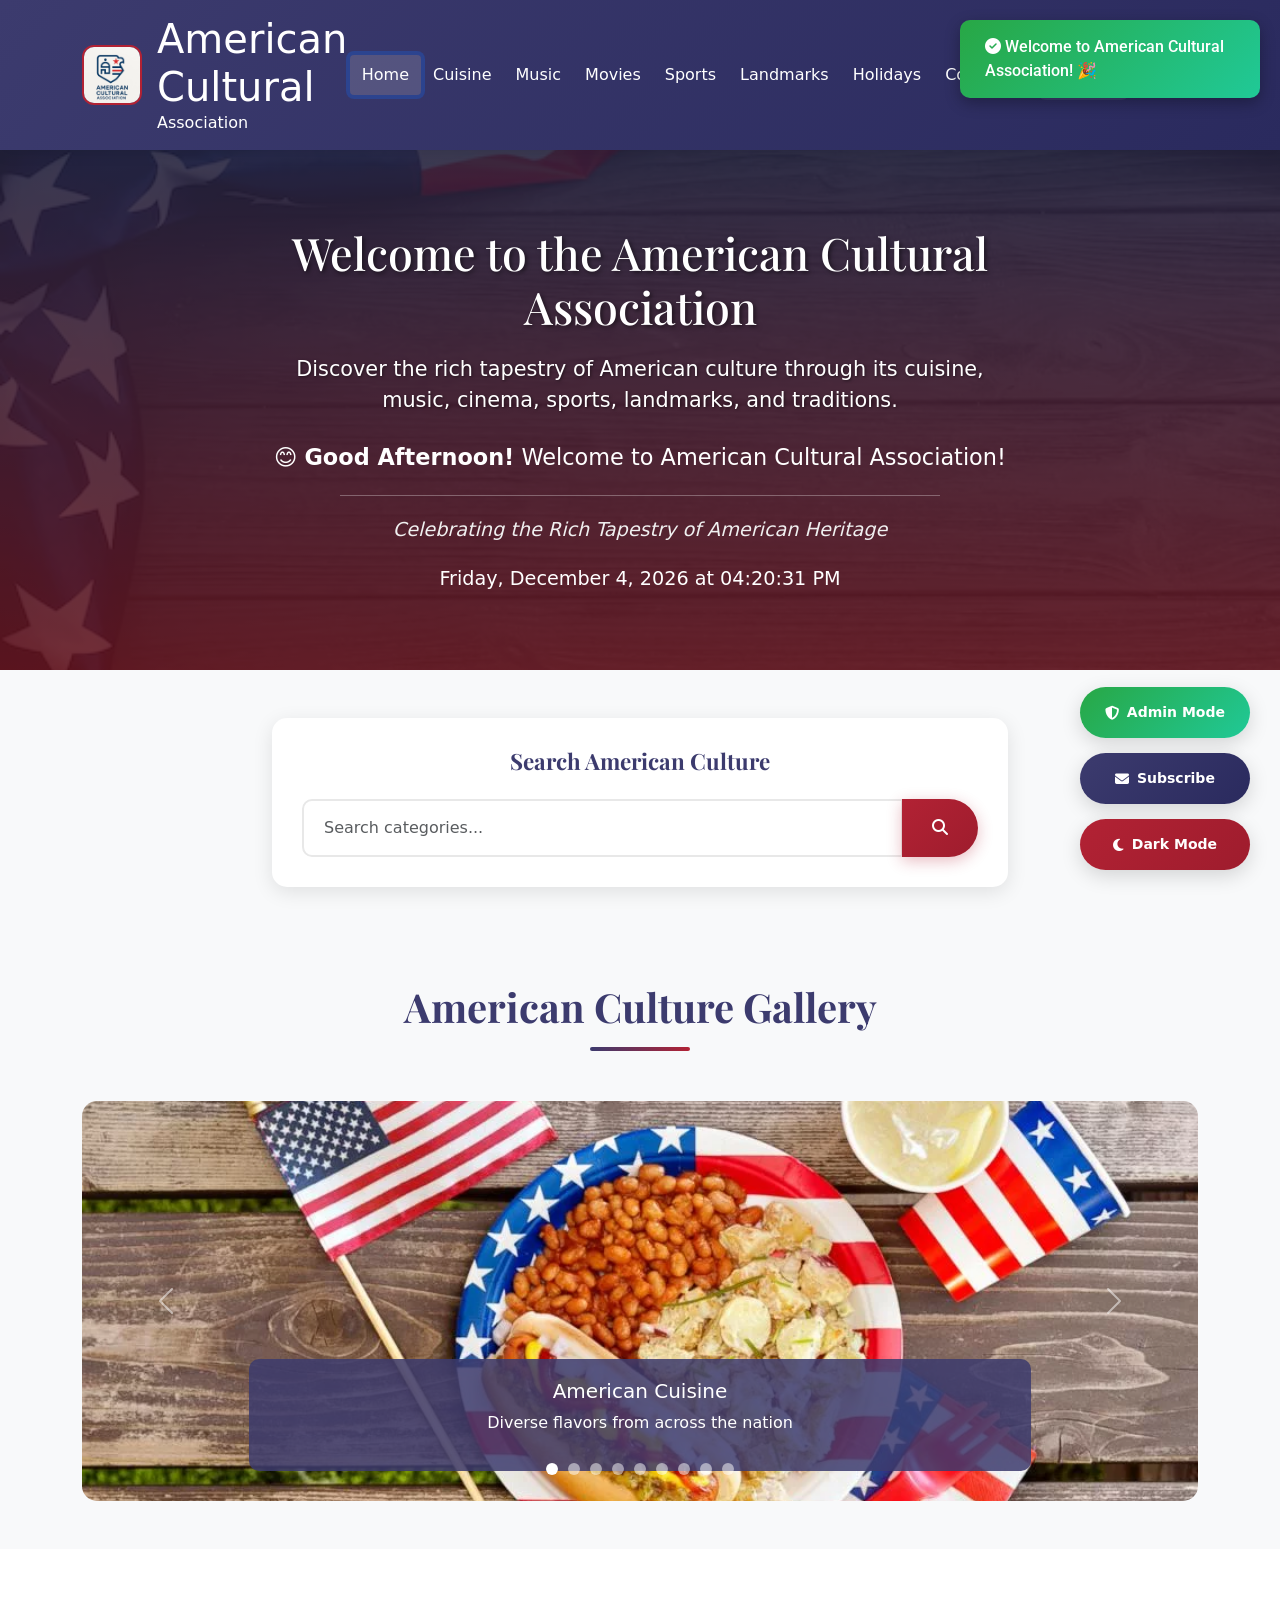
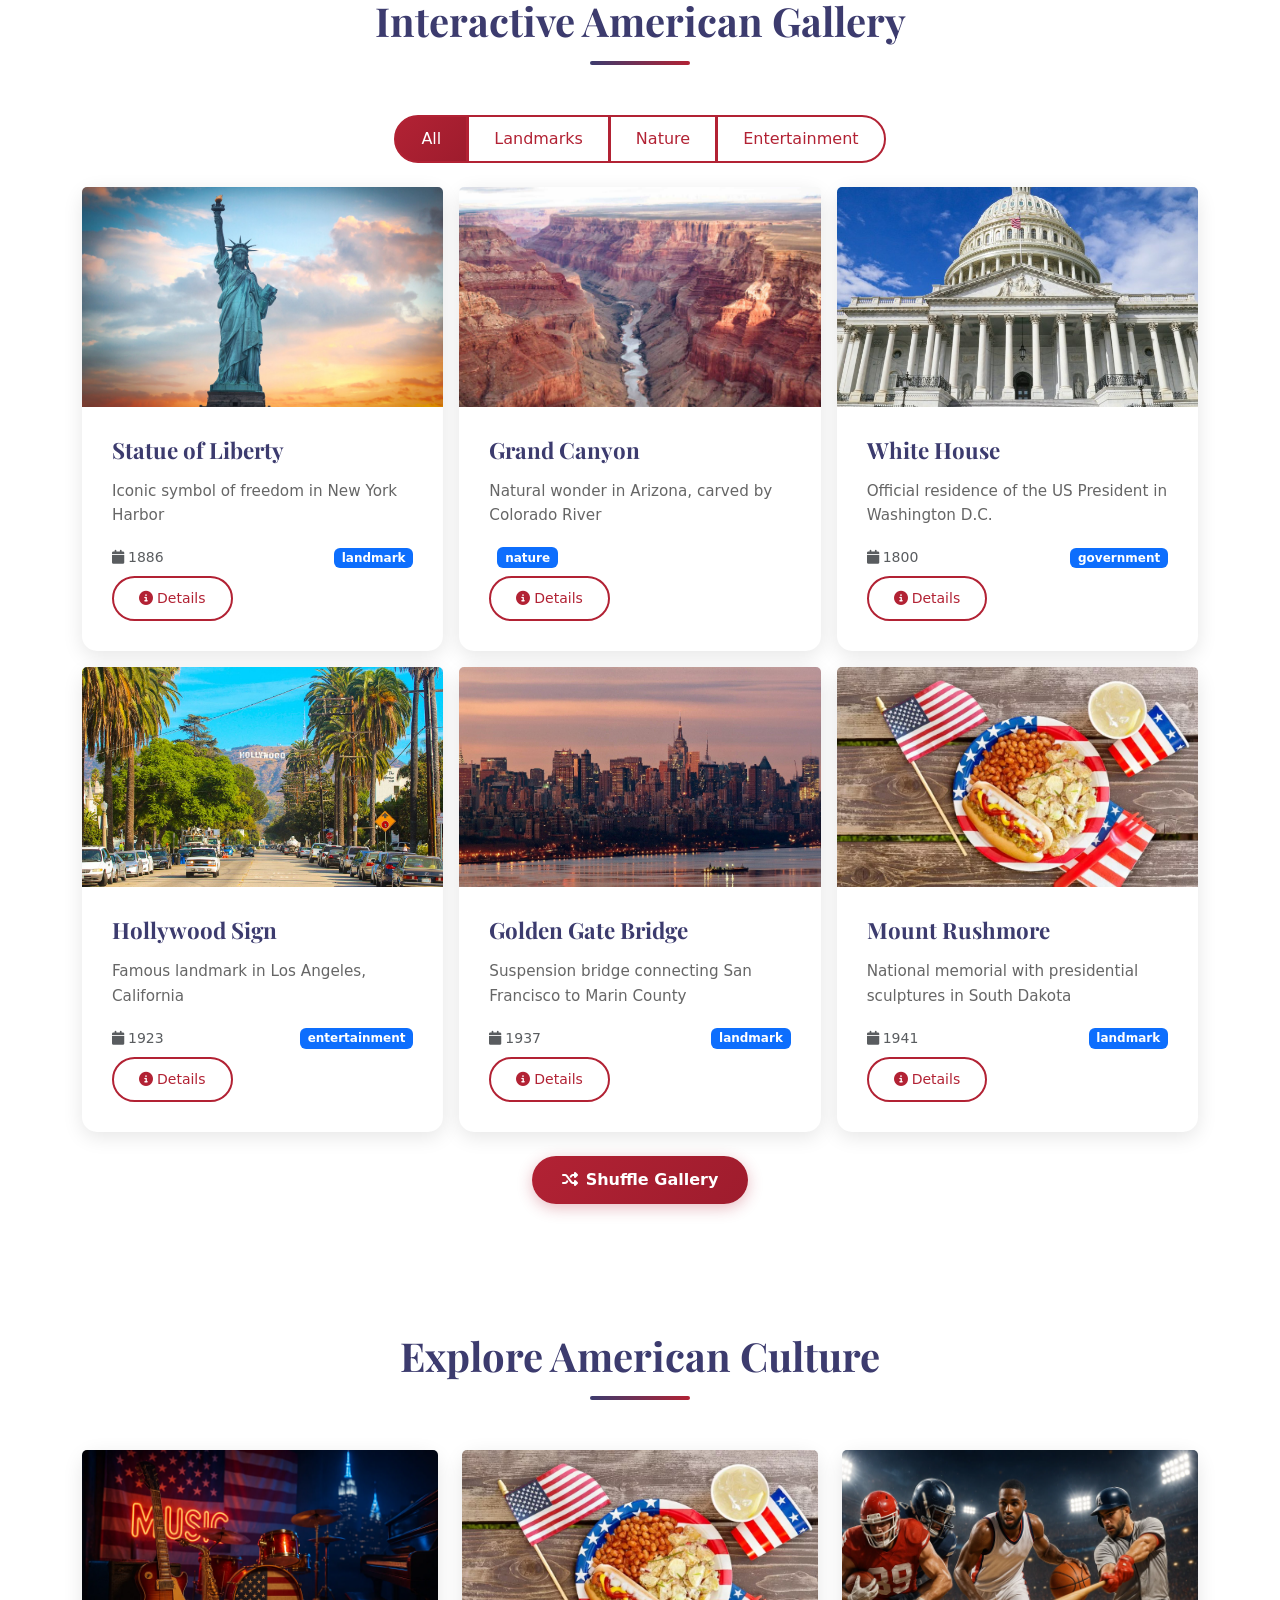
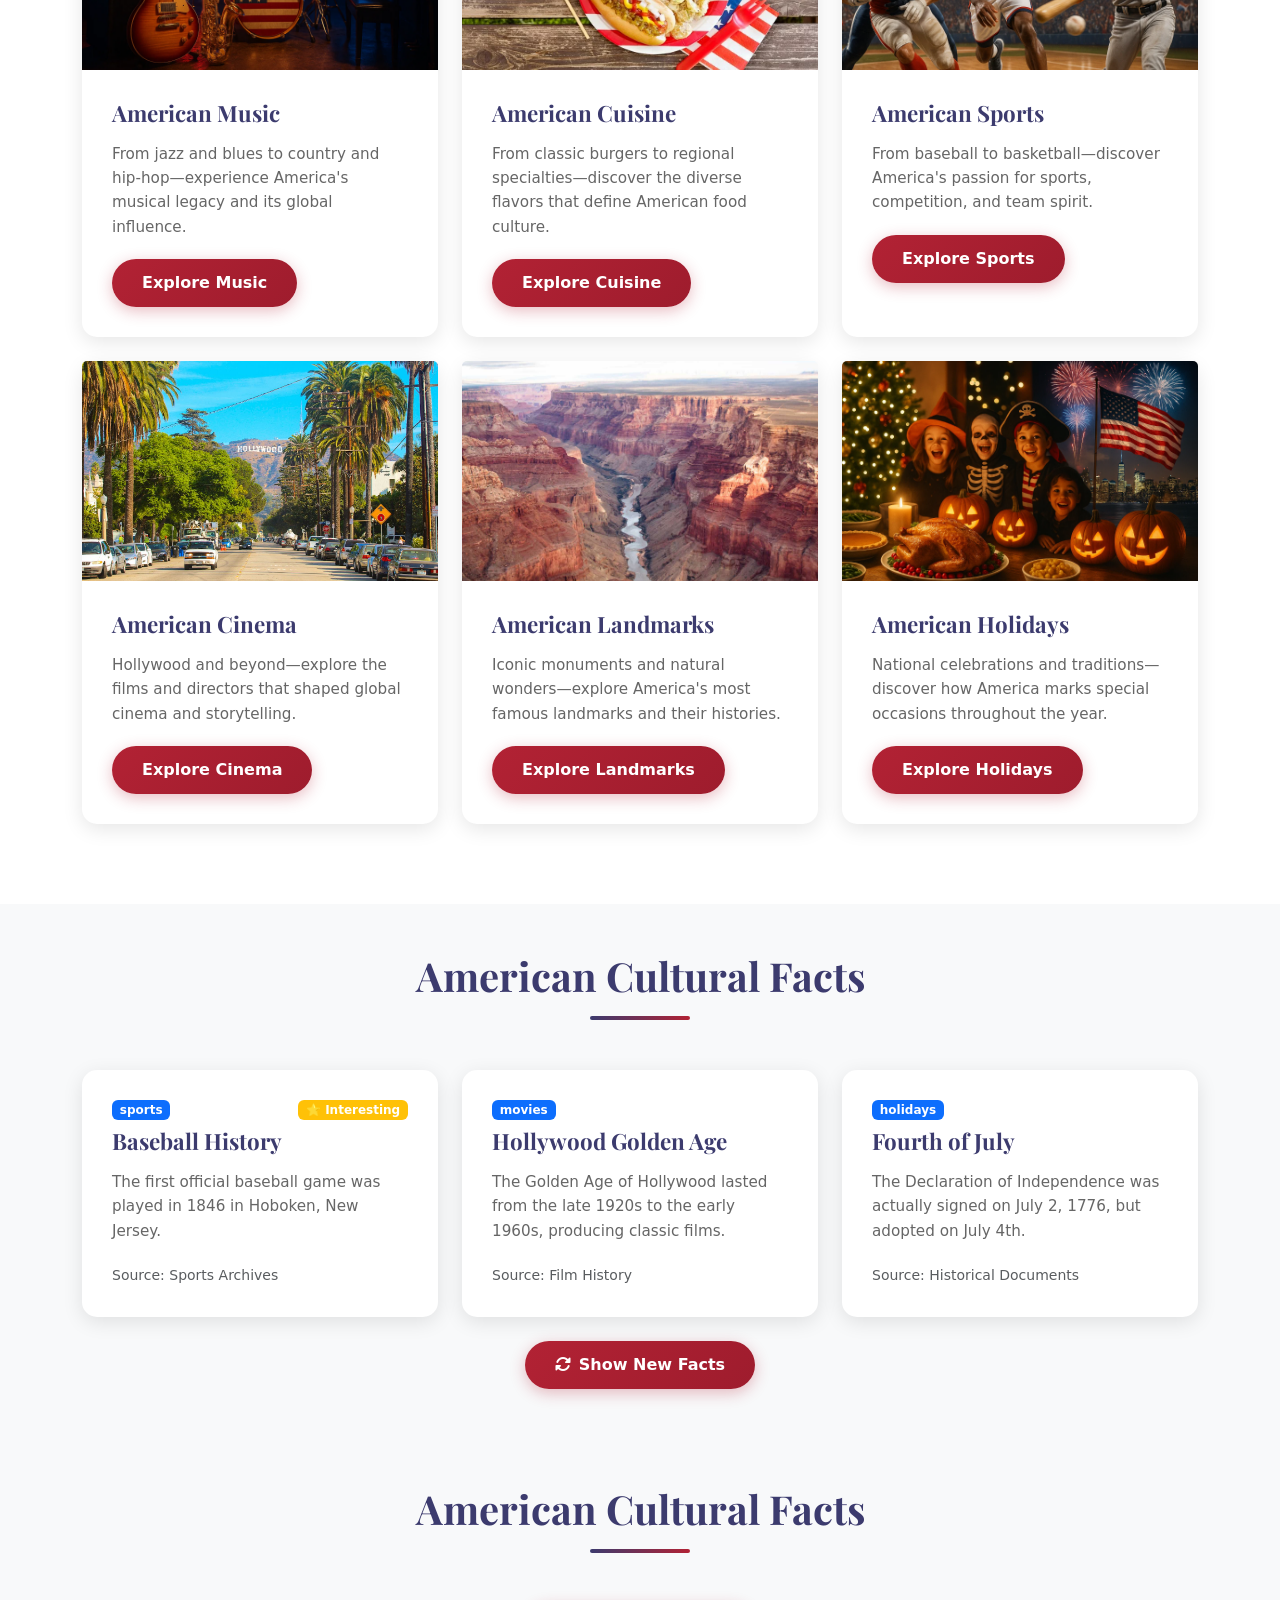
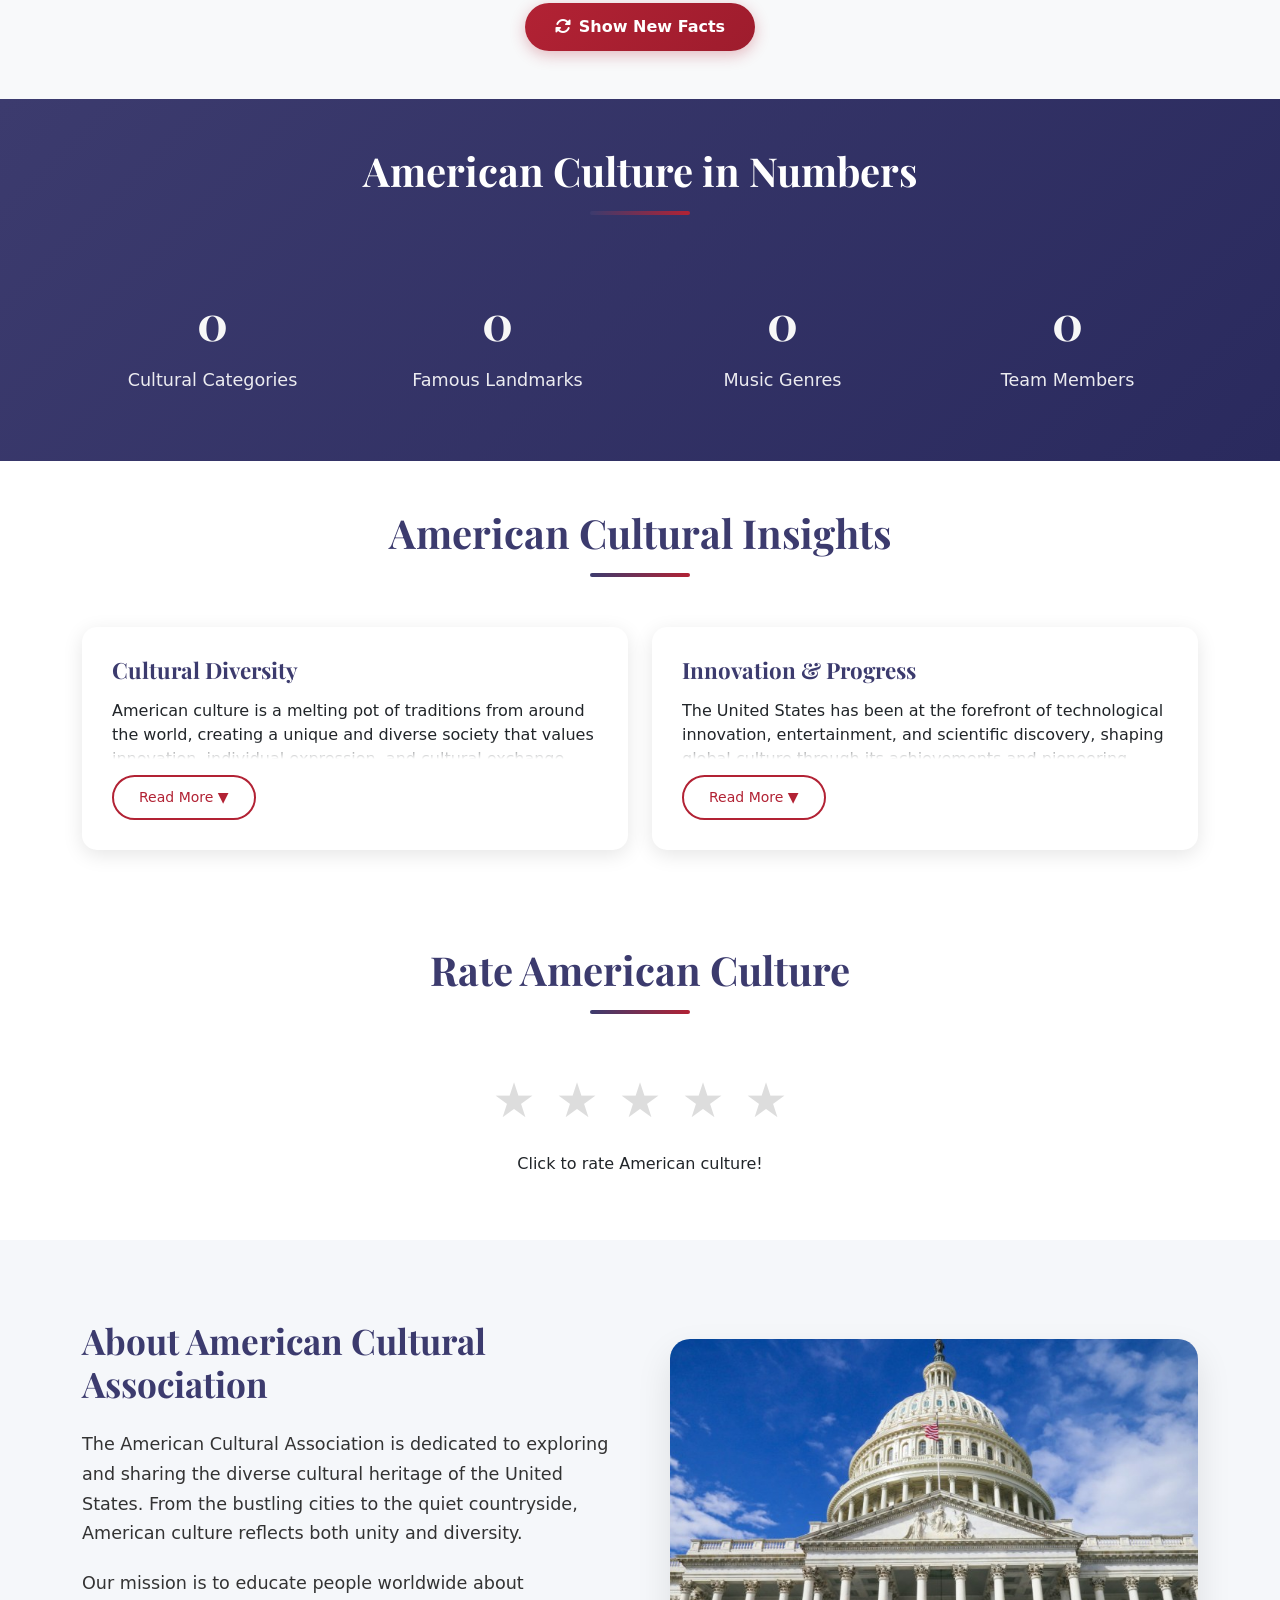
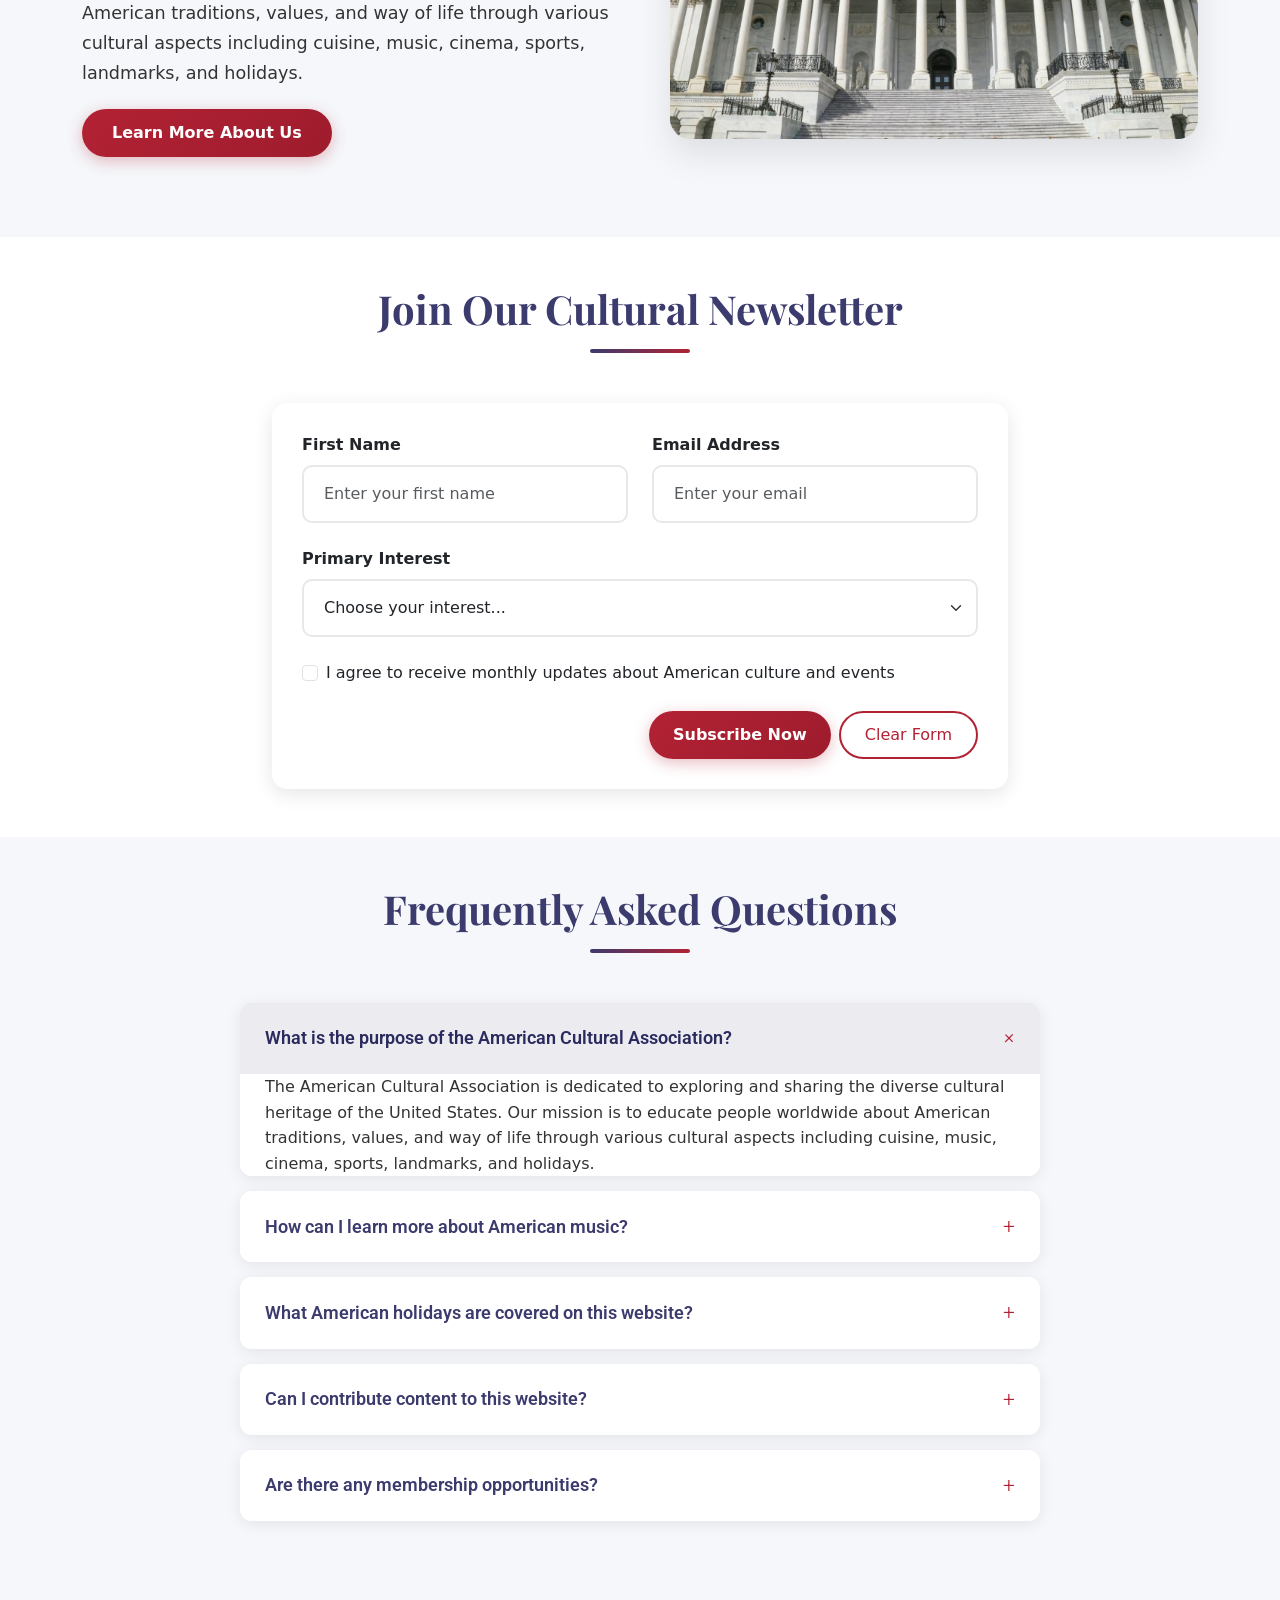
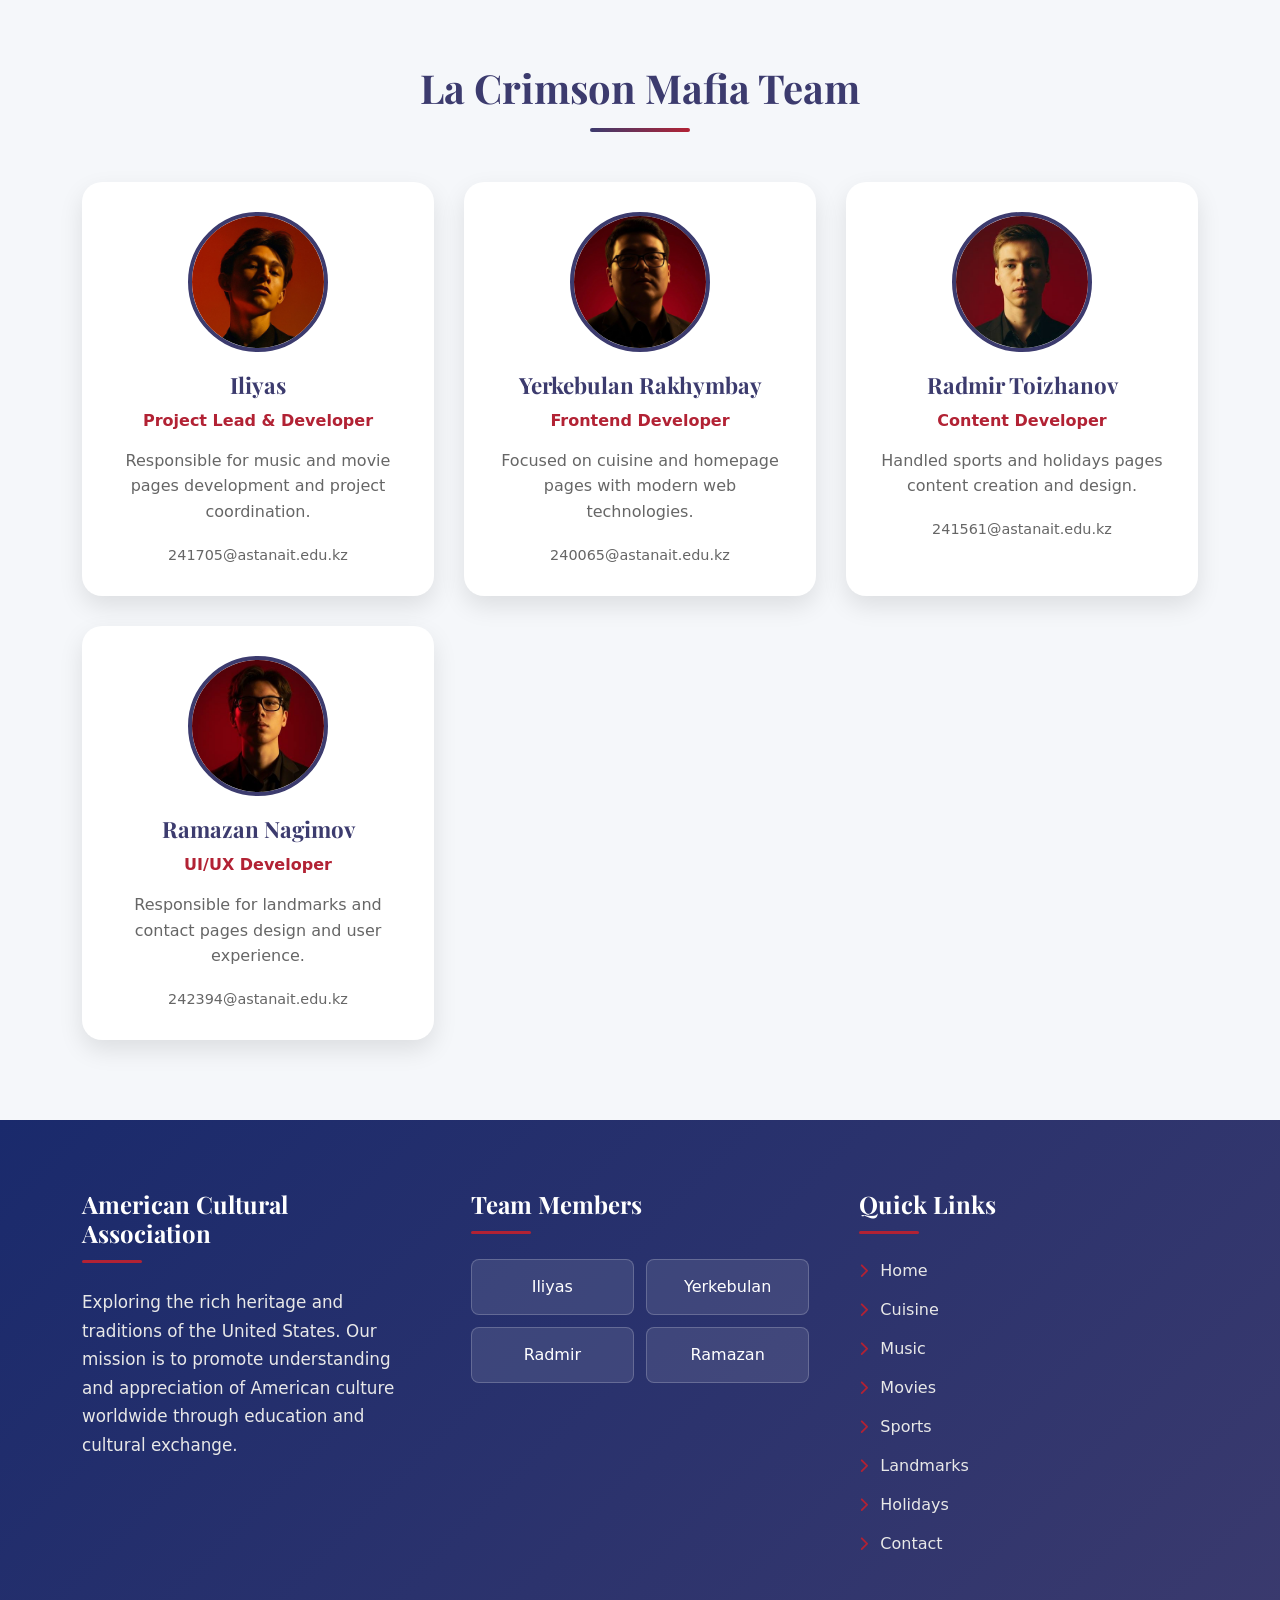
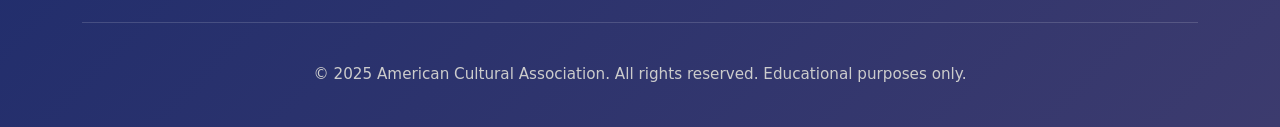
<file: home.html>
<!DOCTYPE html>
<html lang="en">
<head>
    <meta charset="UTF-8">
    <meta name="viewport" content="width=device-width, initial-scale=1.0">
    <title>American Cultural Association</title>
    <script src="https://ajax.googleapis.com/ajax/libs/jquery/3.7.1/jquery.min.js"></script>
    <link href="https://cdn.jsdelivr.net/npm/bootstrap@5.3.0/dist/css/bootstrap.min.css" rel="stylesheet">
    <link href="https://fonts.googleapis.com/css2?family=Roboto:wght@300;400;500;700&family=Playfair+Display:wght@400;700&display=swap" rel="stylesheet">
    <link rel="stylesheet" href="https://cdnjs.cloudflare.com/ajax/libs/font-awesome/6.4.0/css/all.min.css">
    <link rel="stylesheet" href="style.css">
</head>
<body>
    <div id="scrollProgressBar" class="scroll-progress-bar"></div>
    <nav class="navbar navbar-expand-lg navbar-dark navbar-custom sticky-top">
        <div class="container">
            <a class="navbar-brand-custom" href="home.html">
                <img class="aca-logo-img" src="images/logoACA.webp" alt="ACA Logo">
                <div>
                    <h1 class="mb-0">American Cultural</h1>
                    <p class="mb-0 opacity-8">Association</p>
                </div>
            </a>
            
            <button class="navbar-toggler" type="button" data-bs-toggle="collapse" data-bs-target="#navbarNav">
                <span class="navbar-toggler-icon"></span>
            </button>
            
            <div class="collapse navbar-collapse" id="navbarNav">
                <ul class="navbar-nav ms-auto mb-2 mb-lg-0">
                    <li tabindex="0" class="nav-item"><a class="nav-link nav-link-custom active" href="home.html">Home</a></li>
                    <li tabindex="0" class="nav-item"><a class="nav-link nav-link-custom" href="cuisine.html">Cuisine</a></li>
                    <li tabindex="0" class="nav-item"><a class="nav-link nav-link-custom" href="music.html">Music</a></li>
                    <li tabindex="0" class="nav-item"><a class="nav-link nav-link-custom" href="movies.html">Movies</a></li>
                    <li tabindex="0" class="nav-item"><a class="nav-link nav-link-custom" href="sports.html">Sports</a></li>
                    <li tabindex="0" class="nav-item"><a class="nav-link nav-link-custom" href="landmarks.html">Landmarks</a></li>
                    <li tabindex="0" class="nav-item"><a class="nav-link nav-link-custom" href="holidays.html">Holidays</a></li>
                    <li tabindex="0" class="nav-item"><a class="nav-link nav-link-custom" href="contact.html">Contact</a></li>
                </ul>
                <img src="images/logoAITU.jpg" alt="University Logo" class="aca-university-logo ms-3">
                <button id="notificationBell" class="btn notification-bell-btn position-relative">
                    <i class="fas fa-bell"></i>
                    <span id="notificationCount" class="notification-badge">0</span>
                </button>
            </div>
        </div>
    </nav>



    <section class="aca-hero">
        <div class="container">
            <div class="aca-hero-content fade-in">
                <h2>Welcome to the American Cultural Association</h2>
                <p>Discover the rich tapestry of American culture through its cuisine, music, cinema, sports, landmarks, and traditions.</p>
                <div class="aca-tagline">Celebrating the Rich Tapestry of American Heritage</div>
                <div id="timeGreeting" class="aca-greeting fade-in" style="font-size: 1.4rem; margin: 10px 0;"></div>
                <div id="date-time-block" style="font-size: 1.2rem; font-weight: 500; margin-top: 20px;"></div>
            </div>
        </div>
    </section>

    <section class="py-5 bg-light">
        <div class="container">
            <div class="row justify-content-center">
                <div class="col-lg-8">
                    <div class="card card-custom fade-in">
                        <div class="card-body card-body-custom">
                            <h4 class="card-title-custom text-center mb-4">Search American Culture</h4>
                            <div class="search-container">
                                <div class="input-group">
                                    <input type="text" id="cultureSearch" class="form-control form-control-custom" 
                                        placeholder="Search categories...">
                                    <button class="btn btn-custom" type="button">
                                        <i class="fas fa-search"></i>
                                    </button>
                                </div>
                                <div id="searchSuggestions" class="search-suggestions"></div>
                            </div>
                        </div>
                    </div>
                </div>
            </div>
        </div>
    </section>
    
    <section class="py-5 bg-light">
        <div class="container">
            <h3 class="aca-section-title fade-in">American Culture Gallery</h3>
            <div id="cultureCarousel" class="carousel slide carousel-custom" data-bs-ride="carousel">
                <div class="carousel-indicators">
                    <button type="button" data-bs-target="#cultureCarousel" data-bs-slide-to="0" class="active"></button>
                    <button type="button" data-bs-target="#cultureCarousel" data-bs-slide-to="1"></button>
                    <button type="button" data-bs-target="#cultureCarousel" data-bs-slide-to="2"></button>
                    <button type="button" data-bs-target="#cultureCarousel" data-bs-slide-to="3"></button>
                    <button type="button" data-bs-target="#cultureCarousel" data-bs-slide-to="4"></button>
                    <button type="button" data-bs-target="#cultureCarousel" data-bs-slide-to="5"></button>
                    <button type="button" data-bs-target="#cultureCarousel" data-bs-slide-to="6"></button>
                    <button type="button" data-bs-target="#cultureCarousel" data-bs-slide-to="7"></button>
                    <button type="button" data-bs-target="#cultureCarousel" data-bs-slide-to="8"></button>
                </div>
                <div class="carousel-inner">
                    <div class="carousel-item active">
                        <img src="images/Cuisine Image.webp" class="d-block w-100" alt="American Cuisine">
                        <div class="carousel-caption d-none d-md-block">
                            <h5>American Cuisine</h5>
                            <p>Diverse flavors from across the nation</p>
                        </div>
                    </div>
                    <div class="carousel-item">
                        <img src="images/Music.webp" class="d-block w-100" alt="American Music">
                        <div class="carousel-caption d-none d-md-block">
                            <h5>American Music</h5>
                            <p>From jazz to hip-hop</p>
                        </div>
                    </div>
                    <div class="carousel-item">
                        <img src="images/Hollywood-sign.jpg" class="d-block w-100" alt="American Cinema">
                        <div class="carousel-caption d-none d-md-block">
                            <h5>American Cinema</h5>
                            <p>Hollywood and beyond</p>
                        </div>
                    </div>
                    <div class="carousel-item">
                        <img src="images/Sport.webp" class="d-block w-100" alt="American Sports">
                        <div class="carousel-caption d-none d-md-block">
                            <h5>American Sports</h5>
                            <p>Passion and competition</p>
                        </div>
                    </div>
                    <div class="carousel-item">
                        <img src="images/grand-canyon.jpg" class="d-block w-100" alt="American Landmarks">
                        <div class="carousel-caption d-none d-md-block">
                            <h5>American Landmarks</h5>
                            <p>Iconic monuments and natural wonders</p>
                        </div>
                    </div>
                    <div class="carousel-item">
                        <img src="images/Holidays.webp" class="d-block w-100" alt="American Holidays">
                        <div class="carousel-caption d-none d-md-block">
                            <h5>American Holidays</h5>
                            <p>Traditions and celebrations</p>
                        </div>
                    </div>
                    <div class="carousel-item">
                        <img src="images/white-house.jpg" class="d-block w-100" alt="White House">
                        <div class="carousel-caption d-none d-md-block">
                            <h5>White House</h5>
                            <p>Symbol of American democracy</p>
                        </div>
                    </div>
                    <div class="carousel-item">
                        <img src="images/statue-liberty.jpg" class="d-block w-100" alt="Statue of Liberty">
                        <div class="carousel-caption d-none d-md-block">
                            <h5>Statue of Liberty</h5>
                            <p>Icon of freedom</p>
                        </div>
                    </div>
                    <div class="carousel-item">
                        <img src="images/new-york.jpg" class="d-block w-100" alt="New York City">
                        <div class="carousel-caption d-none d-md-block">
                            <h5>New York City</h5>
                            <p>The city that never sleeps</p>
                        </div>
                    </div>
                </div>
                <button class="carousel-control-prev" type="button" data-bs-target="#cultureCarousel" data-bs-slide="prev">
                    <span class="carousel-control-prev-icon"></span>
                </button>
                <button class="carousel-control-next" type="button" data-bs-target="#cultureCarousel" data-bs-slide="next">
                    <span class="carousel-control-next-icon"></span>
                </button>
            </div>
        </div>
    </section>

    <section class="py-5">
        <div class="container">
            <h3 class="aca-section-title fade-in">Interactive American Gallery</h3>
            <div class="text-center mb-4">
                <div class="btn-group" role="group">
                    <button type="button" class="btn btn-outline-custom active" data-filter="all">All</button>
                    <button type="button" class="btn btn-outline-custom" data-filter="landmark">Landmarks</button>
                    <button type="button" class="btn btn-outline-custom" data-filter="nature">Nature</button>
                    <button type="button" class="btn btn-outline-custom" data-filter="entertainment">Entertainment</button>
                </div>
            </div>
            <div class="row g-3" id="interactiveGallery"></div>
            <div class="text-center mt-4">
                <button id="shuffleGallery" class="btn btn-custom">
                    <i class="fas fa-random me-2"></i>Shuffle Gallery
                </button>
            </div>
        </div>
    </section>

    <section class="aca-categories">
        <div class="container">
            <h3 class="aca-section-title fade-in">Explore American Culture</h3>
            <div class="row g-4">
                <div class="col-lg-4 col-md-6">
                    <div class="card card-custom fade-in">
                        <img src="images/Music.webp" class="card-img-top card-img-custom" alt="American Music">
                        <div class="card-body card-body-custom">
                            <h5 class="card-title-custom">American Music</h5>
                            <p class="card-text-custom">From jazz and blues to country and hip-hop—experience America's musical legacy and its global influence.</p>
                            <a href="music.html" class="btn btn-custom">Explore Music</a>
                        </div>
                    </div>
                </div>
                <div class="col-lg-4 col-md-6">
                    <div class="card card-custom fade-in">
                        <img src="images/Cuisine Image.webp" class="card-img-top card-img-custom" alt="American Cuisine">
                        <div class="card-body card-body-custom">
                            <h5 class="card-title-custom">American Cuisine</h5>
                            <p class="card-text-custom">From classic burgers to regional specialties—discover the diverse flavors that define American food culture.</p>
                            <a href="cuisine.html" class="btn btn-custom">Explore Cuisine</a>
                        </div>
                    </div>
                </div>
                <div class="col-lg-4 col-md-6">
                    <div class="card card-custom fade-in">
                        <img src="images/Sport.webp" class="card-img-top card-img-custom" alt="American Sports">
                        <div class="card-body card-body-custom">
                            <h5 class="card-title-custom">American Sports</h5>
                            <p class="card-text-custom">From baseball to basketball—discover America's passion for sports, competition, and team spirit.</p>
                            <a href="sports.html" class="btn btn-custom">Explore Sports</a>
                        </div>
                    </div>
                </div>
                <div class="col-lg-4 col-md-6">
                    <div class="card card-custom fade-in">
                        <img src="images/Hollywood-sign.jpg" class="card-img-top card-img-custom" alt="American Cinema">
                        <div class="card-body card-body-custom">
                            <h5 class="card-title-custom">American Cinema</h5>
                            <p class="card-text-custom">Hollywood and beyond—explore the films and directors that shaped global cinema and storytelling.</p>
                            <a href="movies.html" class="btn btn-custom">Explore Cinema</a>
                        </div>
                    </div>
                </div>
                <div class="col-lg-4 col-md-6">
                    <div class="card card-custom fade-in">
                        <img src="images/grand-canyon.jpg" class="card-img-top card-img-custom" alt="American Landmarks">
                        <div class="card-body card-body-custom">
                            <h5 class="card-title-custom">American Landmarks</h5>
                            <p class="card-text-custom">Iconic monuments and natural wonders—explore America's most famous landmarks and their histories.</p>
                            <a href="landmarks.html" class="btn btn-custom">Explore Landmarks</a>
                        </div>
                    </div>
                </div>
                <div class="col-lg-4 col-md-6">
                    <div class="card card-custom fade-in">
                        <img src="images/Holidays.webp" class="card-img-top card-img-custom" alt="American Holidays">
                        <div class="card-body card-body-custom">
                            <h5 class="card-title-custom">American Holidays</h5>
                            <p class="card-text-custom">National celebrations and traditions—discover how America marks special occasions throughout the year.</p>
                            <a href="holidays.html" class="btn btn-custom">Explore Holidays</a>
                        </div>
                    </div>
                </div>
            </div>
        </div>
    </section>

    <section class="py-5 bg-light">
        <div class="container">
            <h3 class="aca-section-title fade-in">American Cultural Facts</h3>
            <div class="row g-4" id="culturalFactsContainer"></div>
            <div class="text-center mt-4">
                <button id="refreshFacts" class="btn btn-custom">
                    <i class="fas fa-sync-alt me-2"></i>Show New Facts
                </button>
            </div>
        </div>
    </section>
    <section class="py-5" style="background: linear-gradient(135deg, var(--primary-blue) 0%, var(--dark-blue) 100%); color: white;">
        <div class="container">
            <h3 class="aca-section-title fade-in text-white">American Culture in Numbers</h3>
            <div class="row text-center">
                <div class="col-md-3">
                    <div class="counter-item fade-in">
                        <div class="counter-number" data-target="50">0</div>
                        <div class="counter-label">Cultural Categories</div>
                    </div>
                </div>
                <div class="col-md-3">
                    <div class="counter-item fade-in">
                        <div class="counter-number" data-target="100">0</div>
                        <div class="counter-label">Famous Landmarks</div>
                    </div>
                </div>
                <div class="col-md-3">
                    <div class="counter-item fade-in">
                        <div class="counter-number" data-target="75">0</div>
                        <div class="counter-label">Music Genres</div>
                    </div>
                </div>
                <div class="col-md-3">
                    <div class="counter-item fade-in">
                        <div class="counter-number" data-target="25">0</div>
                        <div class="counter-label">Team Members</div>
                    </div>
                </div>
            </div>
        </div>
    </section>
    <section class="py-5">
        <div class="container">
            <h3 class="aca-section-title fade-in">American Cultural Insights</h3>
            <div class="row g-4">
                <div class="col-lg-6">
                    <div class="card card-custom fade-in h-100">
                        <div class="card-body card-body-custom">
                            <h4 class="card-title-custom">Cultural Diversity</h4>
                            <div id="culturalDiversityContent" class="read-more-content">
                                American culture is a melting pot of traditions from around the world, creating a unique and diverse society that values innovation, individual expression, and cultural exchange. This diversity is reflected in everything from cuisine to music, making America a truly multicultural nation where different traditions blend together to create something new and unique. The influence of immigrant communities has shaped American culture in profound ways, contributing to its dynamic and ever-evolving nature.
                            </div>
                            <button class="btn btn-outline-custom btn-sm mt-3 read-more-btn" 
                                    data-target="culturalDiversityContent"
                                    data-more="Read More ▼"
                                    data-less="Read Less ▲">
                                Read More ▼
                            </button>
                        </div>
                    </div>
                </div>
                <div class="col-lg-6">
                    <div class="card card-custom fade-in h-100">
                        <div class="card-body card-body-custom">
                            <h4 class="card-title-custom">Innovation & Progress</h4>
                            <div id="innovationContent" class="read-more-content">
                                The United States has been at the forefront of technological innovation, entertainment, and scientific discovery, shaping global culture through its achievements and pioneering spirit. From the invention of the internet to groundbreaking advances in medicine and space exploration, American innovation has transformed the modern world. This culture of entrepreneurship and risk-taking continues to drive progress in fields like technology, biotechnology, and renewable energy, cementing America's role as a global leader in innovation and scientific advancement.
                            </div>
                            <button class="btn btn-outline-custom btn-sm mt-3 read-more-btn" 
                                    data-target="innovationContent"
                                    data-more="Read More ▼"
                                    data-less="Read Less ▲">
                                Read More ▼
                            </button>
                        </div>
                    </div>
                </div>
            </div>
        </div>
    </section>

    <section class="py-5">
        <div class="container">
            <h3 class="aca-section-title">Rate American Culture</h3>
            <div class="text-center">
                <div class="rating-stars mb-3">
                    <span class="star" data-rating="1">★</span>
                    <span class="star" data-rating="2">★</span>
                    <span class="star" data-rating="3">★</span>
                    <span class="star" data-rating="4">★</span>
                    <span class="star" data-rating="5">★</span>
                </div>
                <p id="rating-text">Click to rate American culture!</p>
            </div>
        </div>
    </section>

    <section class="aca-about">
        <div class="container">
            <div class="aca-about-content fade-in">
                <div class="aca-about-text">
                    <h3>About American Cultural Association</h3>
                    <p>The American Cultural Association is dedicated to exploring and sharing the diverse cultural heritage of the United States. From the bustling cities to the quiet countryside, American culture reflects both unity and diversity.</p>
                    <p>Our mission is to educate people worldwide about American traditions, values, and way of life through various cultural aspects including cuisine, music, cinema, sports, landmarks, and holidays.</p>
                    <a href="#" class="btn btn-custom">Learn More About Us</a>
                </div>
                <div class="aca-about-image">
                    <img src="images/white-house.jpg" alt="About American Culture">
                </div>
            </div>
        </div>
    </section>

    <section class="py-5">
        <div class="container">
            <h3 class="aca-section-title fade-in">Join Our Cultural Newsletter</h3>
            <div class="row justify-content-center">
                <div class="col-lg-8">
                    <div class="card card-custom fade-in">
                        <div class="card-body card-body-custom">
                            <form id="mainNewsletterForm" class="row g-4">
                                <div class="col-md-6">
                                    <label for="newsletterName" class="form-label fw-semibold">First Name</label>
                                    <input type="text" class="form-control form-control-custom" id="newsletterName" placeholder="Enter your first name" required>
                                </div>
                                <div class="col-md-6">
                                    <label for="newsletterEmail" class="form-label fw-semibold">Email Address</label>
                                    <input type="email" class="form-control form-control-custom" id="newsletterEmail" placeholder="Enter your email" required>
                                </div>
                                <div class="col-12">
                                    <label for="newsletterInterest" class="form-label fw-semibold">Primary Interest</label>
                                    <select class="form-select form-control-custom" id="newsletterInterest">
                                        <option selected>Choose your interest...</option>
                                        <option>American Cuisine</option>
                                        <option>American Music</option>
                                        <option>American Cinema</option>
                                        <option>American Sports</option>
                                        <option>American Landmarks</option>
                                        <option>American Holidays</option>
                                    </select>
                                </div>
                                <div class="col-12">
                                    <div class="form-check">
                                        <input class="form-check-input" type="checkbox" id="newsletterAgree">
                                        <label class="form-check-label" for="newsletterAgree">
                                            I agree to receive monthly updates about American culture and events
                                        </label>
                                    </div>
                                </div>
                                <div class="col-12">
                                    <div class="d-grid gap-2 d-md-flex justify-content-md-end">
                                        <button type="submit" class="btn btn-custom px-4">Subscribe Now</button>
                                        <button type="reset" class="btn btn-outline-custom px-4">Clear Form</button>
                                    </div>
                                </div>
                            </form>
                        </div>
                    </div>
                </div>
            </div>
        </div>
    </section>

    <section class="aca-faq-section py-5">
        <div class="container">
            <h3 class="aca-section-title fade-in">Frequently Asked Questions</h3>
            <div class="aca-accordion" id="faqAccordion">
                <div class="aca-accordion-item fade-in">
                    <button class="aca-accordion-header" id="faqHeading1">
                        What is the purpose of the American Cultural Association?
                        <span class="aca-accordion-icon">+</span>
                    </button>
                    <div class="aca-accordion-content" id="faqContent1">
                        <p>The American Cultural Association is dedicated to exploring and sharing the diverse cultural heritage of the United States. Our mission is to educate people worldwide about American traditions, values, and way of life through various cultural aspects including cuisine, music, cinema, sports, landmarks, and holidays.</p>
                    </div>
                </div>
                
                <div class="aca-accordion-item fade-in">
                    <button class="aca-accordion-header" id="faqHeading2">
                        How can I learn more about American music?
                        <span class="aca-accordion-icon">+</span>
                    </button>
                    <div class="aca-accordion-content" id="faqContent2">
                        <p>You can explore our dedicated Music section which covers various American music genres from jazz and blues to country and hip-hop. We provide information about influential artists, historical context, and the evolution of American music over time.</p>
                    </div>
                </div>
                
                <div class="aca-accordion-item fade-in">
                    <button class="aca-accordion-header" id="faqHeading3">
                        What American holidays are covered on this website?
                        <span class="aca-accordion-icon">+</span>
                    </button>
                    <div class="aca-accordion-content" id="faqContent3">
                        <p>Our Holidays section covers major American celebrations including Independence Day, Thanksgiving, Memorial Day, Labor Day, and cultural events like Halloween and Christmas traditions in the United States. Each holiday page explains the history, traditions, and significance of these celebrations.</p>
                    </div>
                </div>
                
                <div class="aca-accordion-item fade-in">
                    <button class="aca-accordion-header" id="faqHeading4">
                        Can I contribute content to this website?
                        <span class="aca-accordion-icon">+</span>
                    </button>
                    <div class="aca-accordion-content" id="faqContent4">
                        <p>Currently, the website is maintained by our team of students. However, if you have suggestions or would like to share your knowledge about American culture, please feel free to contact us through our Contact page. We appreciate feedback and ideas for improving our content.</p>
                    </div>
                </div>
                
                <div class="aca-accordion-item fade-in">
                    <button class="aca-accordion-header" id="faqHeading5">
                        Are there any membership opportunities?
                        <span class="aca-accordion-icon">+</span>
                    </button>
                    <div class="aca-accordion-content" id="faqContent5">
                        <p>At this time, we don't offer formal membership programs. However, you can stay connected with us by subscribing to our newsletter for regular updates about American culture, events, and new content additions to our website.</p>
                    </div>
                </div>
            </div>
        </div>
    </section>

    <section class="aca-team-section">
        <div class="container">
            <h3 class="aca-section-title fade-in">La Crimson Mafia Team</h3>
            <div class="aca-team-grid">
                <a href="contact.html#ilyas" class="aca-team-card fade-in">
                    <img src="images/iliyas.jpg" alt="Iliyas" class="aca-team-image">
                    <div class="aca-team-content">
                        <h4>Iliyas</h4>
                        <div class="aca-team-role">Project Lead & Developer</div>
                        <p>Responsible for music and movie pages development and project coordination.</p>
                        <div class="aca-team-email">241705@astanait.edu.kz</div>
                    </div>
                </a>
                
                <a href="contact.html#yerkebulan" class="aca-team-card fade-in">
                    <img src="images/Erkosh.jpg" alt="Yerkebulan Rakhymbay" class="aca-team-image">
                    <div class="aca-team-content">
                        <h4>Yerkebulan Rakhymbay</h4>
                        <div class="aca-team-role">Frontend Developer</div>
                        <p>Focused on cuisine and homepage pages with modern web technologies.</p>
                        <div class="aca-team-email">240065@astanait.edu.kz</div>
                    </div>
                </a>
                
                <a href="contact.html#radmir" class="aca-team-card fade-in">
                    <img src="images/Radik.jpg" alt="Radmir Toizhanov" class="aca-team-image">
                    <div class="aca-team-content">
                        <h4>Radmir Toizhanov</h4>
                        <div class="aca-team-role">Content Developer</div>
                        <p>Handled sports and holidays pages content creation and design.</p>
                        <div class="aca-team-email">241561@astanait.edu.kz</div>
                    </div>
                </a>
                
                <a href="contact.html#ramazan" class="aca-team-card fade-in">
                    <img src="images/Roma.jpg" alt="Ramazan Nagimov" class="aca-team-image">
                    <div class="aca-team-content">
                        <h4>Ramazan Nagimov</h4>
                        <div class="aca-team-role">UI/UX Developer</div>
                        <p>Responsible for landmarks and contact pages design and user experience.</p>
                        <div class="aca-team-email">242394@astanait.edu.kz</div>
                    </div>
                </a>
            </div>
        </div>
    </section>

    <footer class="aca-footer">
        <div class="container">
            <div class="aca-footer-content">
                <div class="aca-footer-section">
                    <h3>American Cultural Association</h3>
                    <p>Exploring the rich heritage and traditions of the United States. Our mission is to promote understanding and appreciation of American culture worldwide through education and cultural exchange.</p>
                </div>
                
                <div class="aca-footer-section">
                    <h3>Team Members</h3>
                    <div class="aca-team-members">
                        <a href="contact.html#ilyas" class="aca-team-member">Iliyas</a>
                        <a href="contact.html#yerkebulan" class="aca-team-member">Yerkebulan</a>
                        <a href="contact.html#radmir" class="aca-team-member">Radmir</a>
                        <a href="contact.html#ramazan" class="aca-team-member">Ramazan</a>
                    </div>
                </div>
                
                <div class="aca-footer-section">
                    <h3>Quick Links</h3>
                    <ul class="aca-footer-links">
                        <li><a href="home.html"><i class="fas fa-chevron-right"></i> Home</a></li>
                        <li><a href="cuisine.html"><i class="fas fa-chevron-right"></i> Cuisine</a></li>
                        <li><a href="music.html"><i class="fas fa-chevron-right"></i> Music</a></li>
                        <li><a href="movies.html"><i class="fas fa-chevron-right"></i> Movies</a></li>
                        <li><a href="sports.html"><i class="fas fa-chevron-right"></i> Sports</a></li>
                        <li><a href="landmarks.html"><i class="fas fa-chevron-right"></i> Landmarks</a></li>
                        <li><a href="holidays.html"><i class="fas fa-chevron-right"></i> Holidays</a></li>
                        <li><a href="contact.html"><i class="fas fa-chevron-right"></i> Contact</a></li>
                    </ul>
                </div>
            </div>
            
            <div class="aca-footer-bottom">
                <p>&copy; 2025 American Cultural Association. All rights reserved. Educational purposes only.</p>
            </div>
        </div>
    </footer>

    <div class="floating-buttons">
        <button id="adminAccessBtn" class="floating-btn" style="background: linear-gradient(135deg, #28a745, #20c997);">
            <i class="fas fa-shield-alt me-2"></i>Admin Mode
        </button>
        <button id="openPopupBtn" class="floating-btn">
            <i class="fas fa-envelope me-2"></i>Subscribe
        </button>
        <button id="themeToggleBtn" class="floating-btn">
            <i class="fas fa-moon me-2"></i>Dark Mode
        </button>
    </div>

    <div id="popupForm" class="popup-overlay">
        <div class="popup-content">
            <span class="close-btn">&times;</span>
            <h3>Subscribe to Our Newsletter</h3>
            <form id="popupSubscribeForm">
                <div class="mb-3">
                    <label for="popupName" class="form-label">Name</label>
                    <input type="text" class="form-control form-control-custom" id="popupName" placeholder="Enter your name" required>
                </div>
                <div class="mb-3">
                    <label for="popupEmail" class="form-label">Email</label>
                    <input type="email" class="form-control form-control-custom" id="popupEmail" placeholder="Enter your email" required>
                </div>
                <button type="submit" class="btn btn-custom w-100">Subscribe Now</button>
            </form>
        </div>
    </div>

    <div id="notificationPanel" class="notification-panel">
        <div class="notification-header">
            <h5> Notifications</h5>
            <div class="notification-actions">
                <button id="markAllRead" class="btn btn-sm btn-outline-primary">
                    <i class="fas fa-check-double"></i> Mark all as read
                </button>
                <button id="closeNotifications" class="btn btn-sm btn-close"></button>
            </div>
        </div>
        <div class="notification-list" id="notificationList">
        </div>
        <div class="notification-footer">
            <small class="text-muted">American Cultural Association Notifications</small>
        </div>
    </div>

    <script src="https://cdn.jsdelivr.net/npm/bootstrap@5.3.0/dist/js/bootstrap.bundle.min.js"></script>
    <script src="script.js"></script>
    <script src="admin-panel.js"></script>
</body>
</html>
</file>
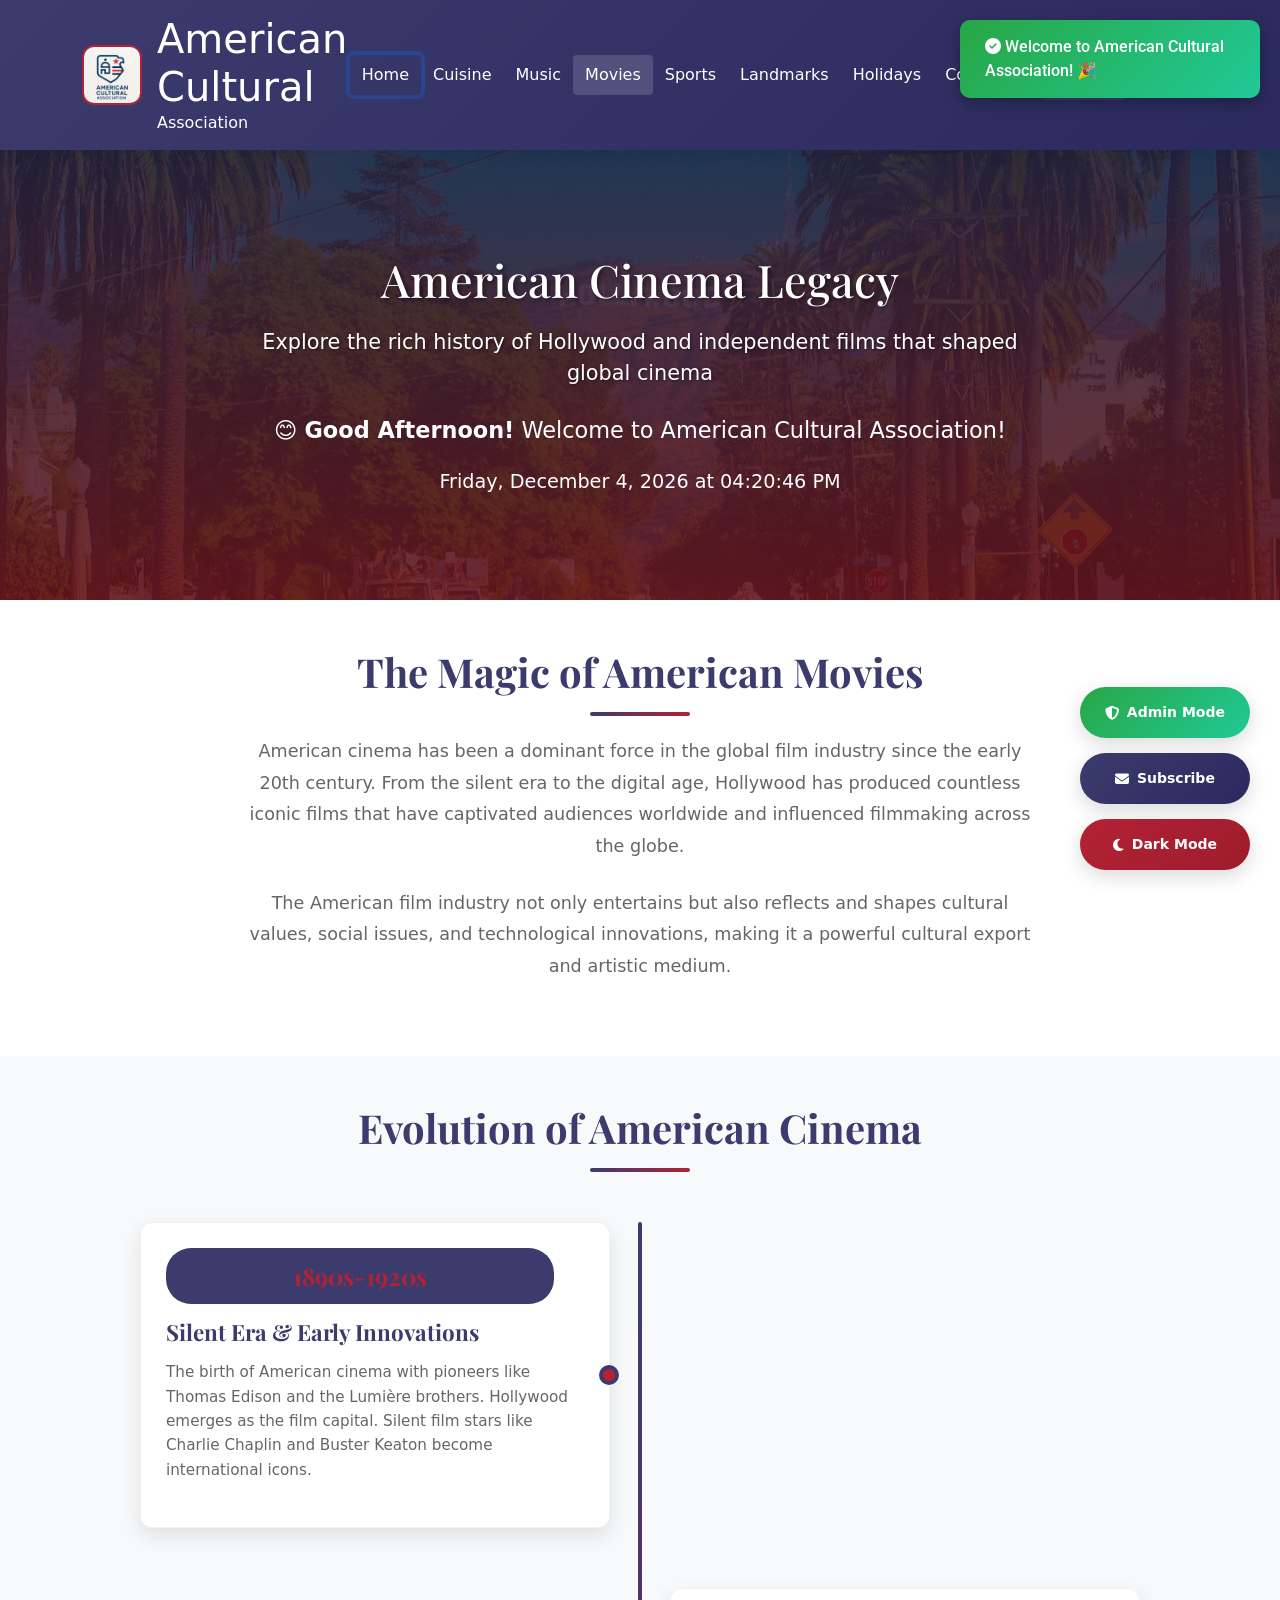
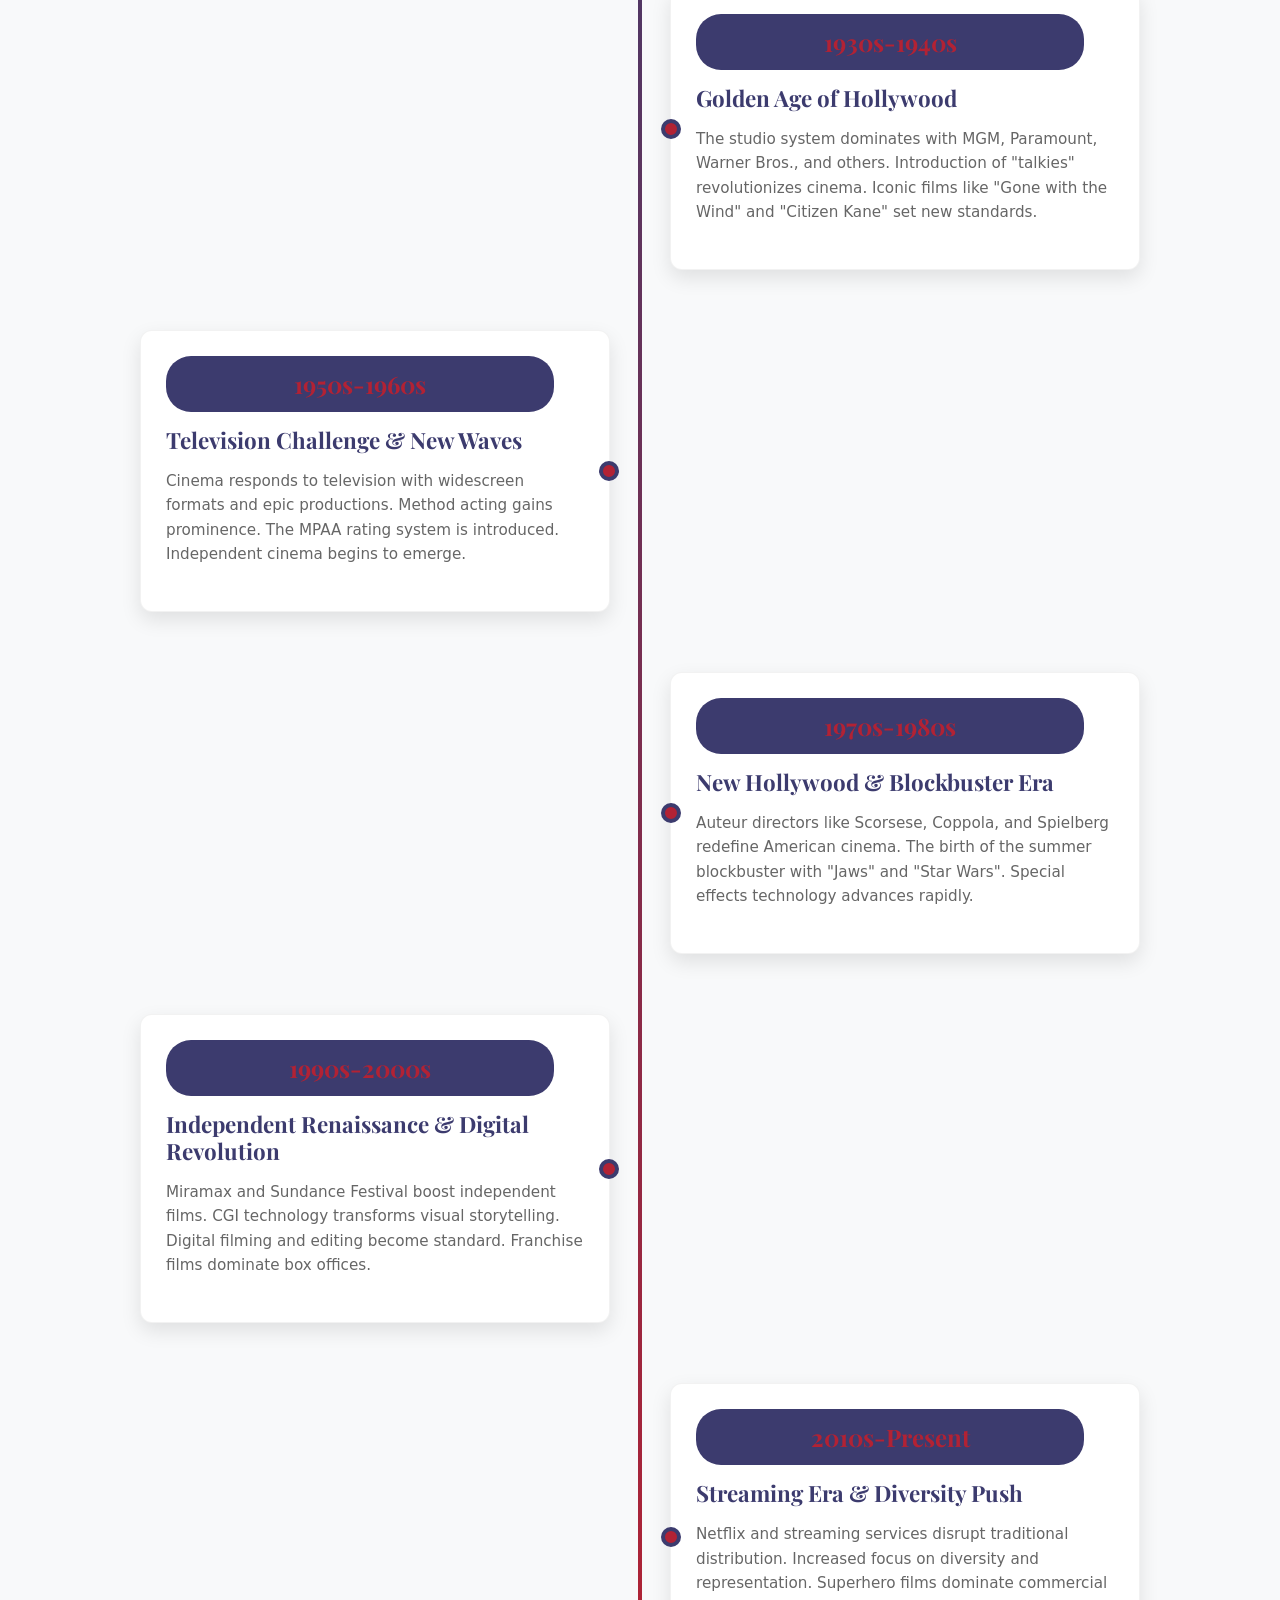
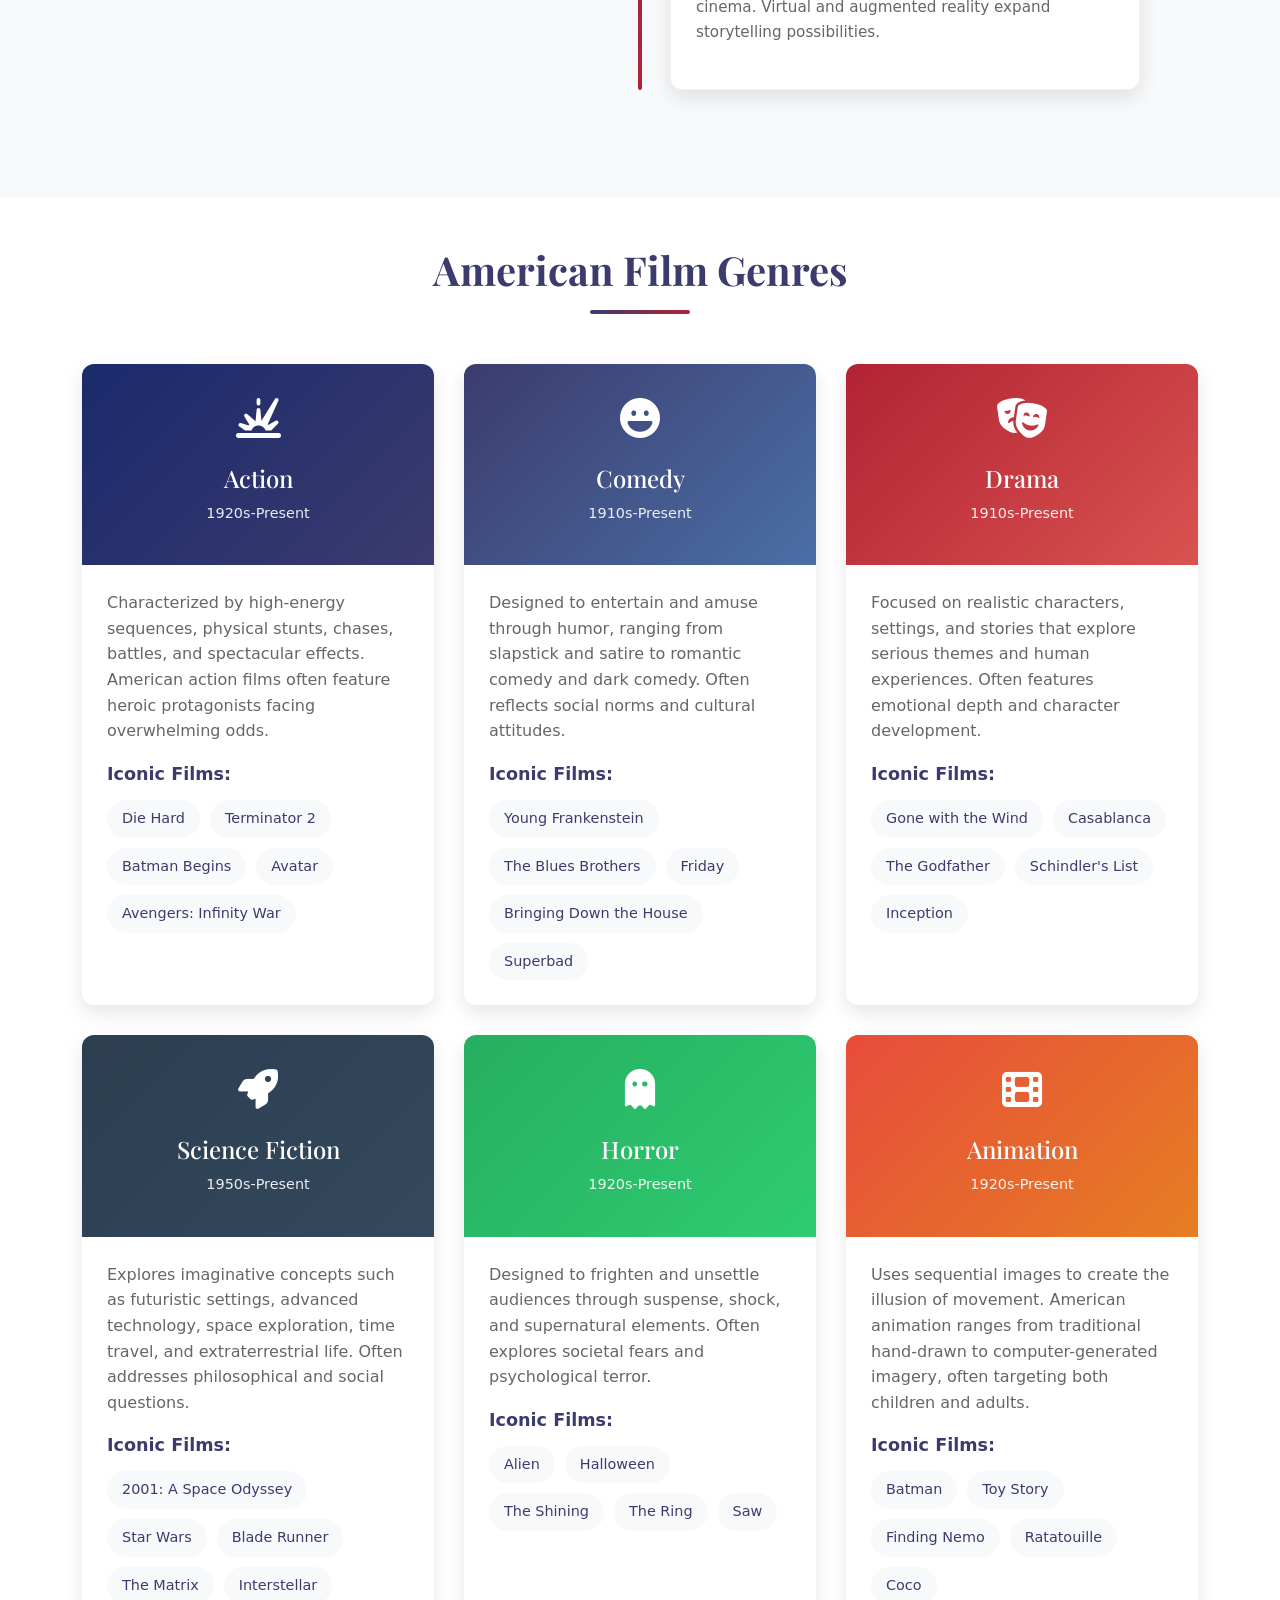
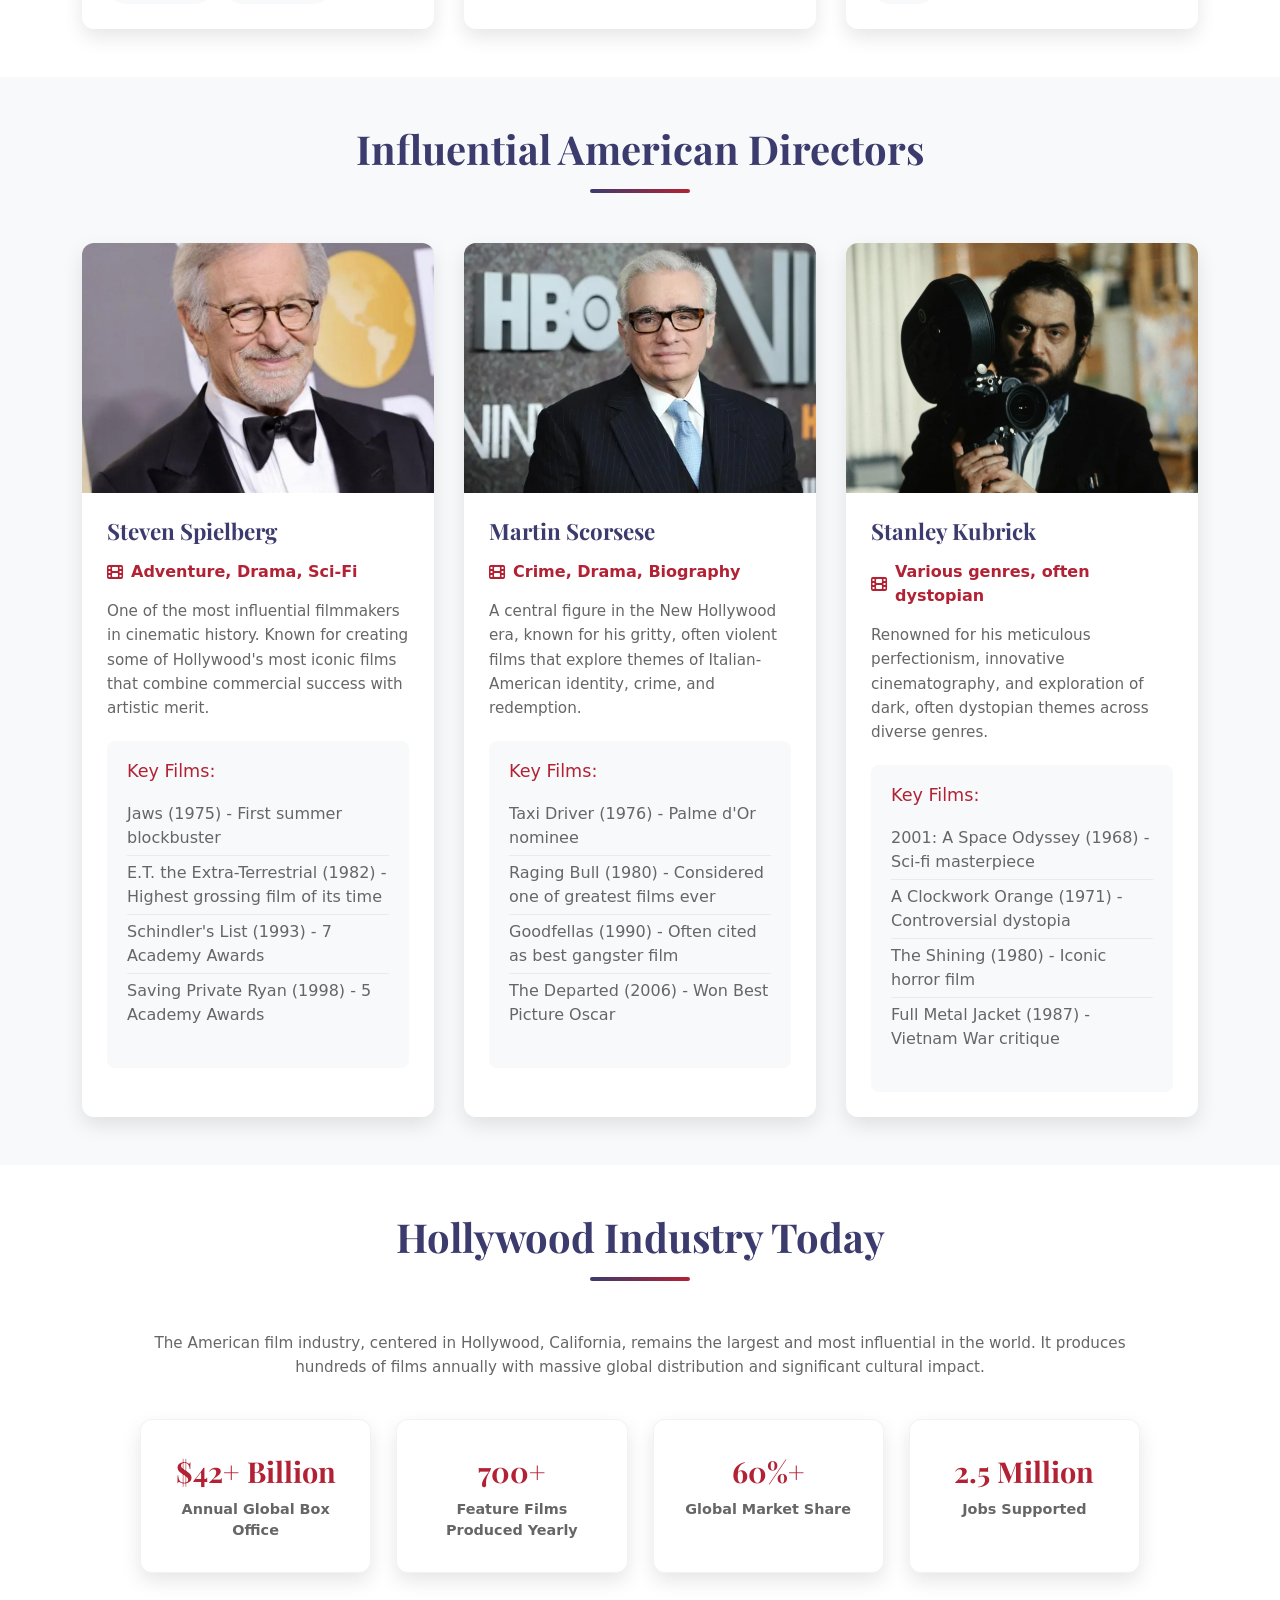
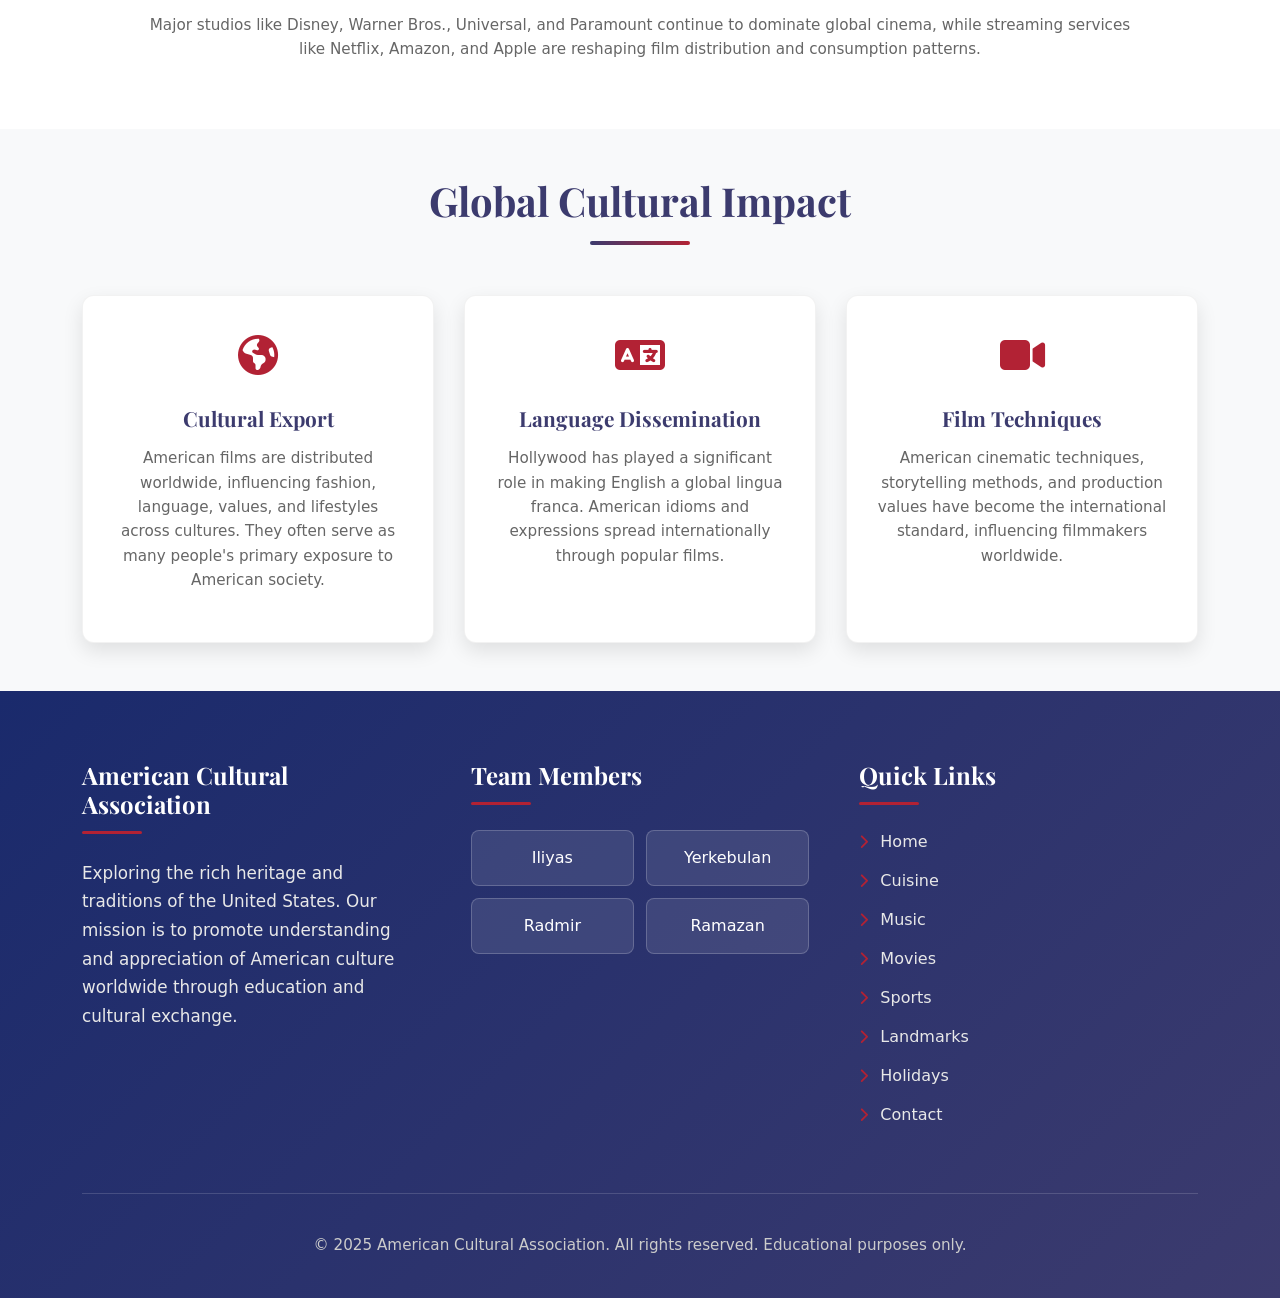
<file: movies.html>
<!DOCTYPE html>
<html lang="en">
<head>
    <meta charset="UTF-8">
    <meta name="viewport" content="width=device-width, initial-scale=1.0">
    <title>American Movies - American Cultural Association</title>
    <script src="https://ajax.googleapis.com/ajax/libs/jquery/3.7.1/jquery.min.js"></script>
    <link href="https://cdn.jsdelivr.net/npm/bootstrap@5.3.0/dist/css/bootstrap.min.css" rel="stylesheet">
    <link href="https://fonts.googleapis.com/css2?family=Roboto:wght@300;400;500;700&family=Playfair+Display:wght@400;700&display=swap" rel="stylesheet">
    <link rel="stylesheet" href="https://cdnjs.cloudflare.com/ajax/libs/font-awesome/6.4.0/css/all.min.css">
    <link rel="stylesheet" href="style.css">
</head>
<body>
    <div id="scrollProgressBar" class="scroll-progress-bar"></div>
    
    <nav class="navbar navbar-expand-lg navbar-dark navbar-custom sticky-top">
        <div class="container">
            <a class="navbar-brand-custom" href="home.html">
                <img class="aca-logo-img" src="images/logoACA.webp" alt="ACA Logo">
                <div>
                    <h1 class="mb-0">American Cultural</h1>
                    <p class="mb-0 opacity-8">Association</p>
                </div>
            </a>
            
            <button class="navbar-toggler" type="button" data-bs-toggle="collapse" data-bs-target="#navbarNav">
                <span class="navbar-toggler-icon"></span>
            </button>
            
            <div class="collapse navbar-collapse" id="navbarNav">
                <ul class="navbar-nav ms-auto mb-2 mb-lg-0">
                    <li tabindex="0" class="nav-item"><a class="nav-link nav-link-custom" href="home.html">Home</a></li>
                    <li tabindex="0" class="nav-item"><a class="nav-link nav-link-custom" href="cuisine.html">Cuisine</a></li>
                    <li tabindex="0" class="nav-item"><a class="nav-link nav-link-custom" href="music.html">Music</a></li>
                    <li tabindex="0" class="nav-item"><a class="nav-link nav-link-custom active" href="movies.html">Movies</a></li>
                    <li tabindex="0" class="nav-item"><a class="nav-link nav-link-custom" href="sports.html">Sports</a></li>
                    <li tabindex="0" class="nav-item"><a class="nav-link nav-link-custom" href="landmarks.html">Landmarks</a></li>
                    <li tabindex="0" class="nav-item"><a class="nav-link nav-link-custom" href="holidays.html">Holidays</a></li>
                    <li tabindex="0" class="nav-item"><a class="nav-link nav-link-custom" href="contact.html">Contact</a></li>
                </ul>
                <img src="images/logoAITU.jpg" alt="University Logo" class="aca-university-logo ms-3">
                <button id="notificationBell" class="btn notification-bell-btn position-relative">
                    <i class="fas fa-bell"></i>
                    <span id="notificationCount" class="notification-badge">0</span>
                </button>
            </div>
        </div>
    </nav>

    <section class="aca-hero-Movie">
        <div class="container">
            <div class="aca-hero-content fade-in">
                <h2>American Cinema Legacy</h2>
                <p>Explore the rich history of Hollywood and independent films that shaped global cinema</p>
                <div id="timeGreeting" class="aca-greeting fade-in" style="font-size: 1.4rem; margin: 10px 0;"></div>
                <div id="date-time-block" style="font-size: 1.2rem; font-weight: 500; margin-top: 20px;"></div>
            </div>
        </div>
    </section>

    <main>
        <!-- Movies Intro Section -->
        <section class="aca-movies-intro py-5">
            <div class="container">
                <div class="aca-movies-intro-content fade-in">
                    <h3 class="aca-section-title">The Magic of American Movies</h3>
                    <p>American cinema has been a dominant force in the global film industry since the early 20th century. From the silent era to the digital age, Hollywood has produced countless iconic films that have captivated audiences worldwide and influenced filmmaking across the globe.</p>
                    <p>The American film industry not only entertains but also reflects and shapes cultural values, social issues, and technological innovations, making it a powerful cultural export and artistic medium.</p>
                </div>
            </div>
        </section>

        <!-- Movies Timeline Section -->
        <section class="aca-movies-timeline py-5 bg-light">
            <div class="container">
                <h3 class="aca-section-title fade-in">Evolution of American Cinema</h3>
                <div class="aca-timeline-container">
                    <!-- Silent Era & Early Innovations -->
                    <div class="aca-timeline-item fade-in">
                        <div class="aca-timeline-content">
                            <div class="aca-timeline-year">1890s-1920s</div>
                            <h4 class="card-title-custom">Silent Era & Early Innovations</h4>
                            <p class="card-text-custom">The birth of American cinema with pioneers like Thomas Edison and the Lumière brothers. Hollywood emerges as the film capital. Silent film stars like Charlie Chaplin and Buster Keaton become international icons.</p>
                        </div>
                    </div>
                    
                    <!-- Golden Age of Hollywood -->
                    <div class="aca-timeline-item fade-in">
                        <div class="aca-timeline-content">
                            <div class="aca-timeline-year">1930s-1940s</div>
                            <h4 class="card-title-custom">Golden Age of Hollywood</h4>
                            <p class="card-text-custom">The studio system dominates with MGM, Paramount, Warner Bros., and others. Introduction of "talkies" revolutionizes cinema. Iconic films like "Gone with the Wind" and "Citizen Kane" set new standards.</p>
                        </div>
                    </div>
                    
                    <!-- Television Challenge & New Waves -->
                    <div class="aca-timeline-item fade-in">
                        <div class="aca-timeline-content">
                            <div class="aca-timeline-year">1950s-1960s</div>
                            <h4 class="card-title-custom">Television Challenge & New Waves</h4>
                            <p class="card-text-custom">Cinema responds to television with widescreen formats and epic productions. Method acting gains prominence. The MPAA rating system is introduced. Independent cinema begins to emerge.</p>
                        </div>
                    </div>
                    
                    <!-- New Hollywood & Blockbuster Era -->
                    <div class="aca-timeline-item fade-in">
                        <div class="aca-timeline-content">
                            <div class="aca-timeline-year">1970s-1980s</div>
                            <h4 class="card-title-custom">New Hollywood & Blockbuster Era</h4>
                            <p class="card-text-custom">Auteur directors like Scorsese, Coppola, and Spielberg redefine American cinema. The birth of the summer blockbuster with "Jaws" and "Star Wars". Special effects technology advances rapidly.</p>
                        </div>
                    </div>
                    
                    <!-- Independent Renaissance & Digital Revolution -->
                    <div class="aca-timeline-item fade-in">
                        <div class="aca-timeline-content">
                            <div class="aca-timeline-year">1990s-2000s</div>
                            <h4 class="card-title-custom">Independent Renaissance & Digital Revolution</h4>
                            <p class="card-text-custom">Miramax and Sundance Festival boost independent films. CGI technology transforms visual storytelling. Digital filming and editing become standard. Franchise films dominate box offices.</p>
                        </div>
                    </div>
                    
                    <!-- Streaming Era & Diversity Push -->
                    <div class="aca-timeline-item fade-in">
                        <div class="aca-timeline-content">
                            <div class="aca-timeline-year">2010s-Present</div>
                            <h4 class="card-title-custom">Streaming Era & Diversity Push</h4>
                            <p class="card-text-custom">Netflix and streaming services disrupt traditional distribution. Increased focus on diversity and representation. Superhero films dominate commercial cinema. Virtual and augmented reality expand storytelling possibilities.</p>
                        </div>
                    </div>
                </div>
            </div>
        </section>

        <!-- Movies Genres Section -->
        <section class="aca-movies-genres py-5">
            <div class="container">
                <h3 class="aca-section-title fade-in">American Film Genres</h3>
                <div class="aca-genres-grid">
                    <!-- Action -->
                    <div class="aca-genre-card aca-genre-action fade-in">
                        <div class="aca-genre-header">
                            <div class="aca-genre-icon"><i class="fas fa-explosion"></i></div>
                            <h4 class="aca-genre-title">Action</h4>
                            <p class="aca-genre-origin">1920s-Present</p>
                        </div>
                        <div class="aca-genre-content">
                            <p class="aca-genre-description">Characterized by high-energy sequences, physical stunts, chases, battles, and spectacular effects. American action films often feature heroic protagonists facing overwhelming odds.</p>
                            <div class="aca-genre-movies">
                                <h5 class="aca-movies-title">Iconic Films:</h5>
                                <div class="aca-movies-list">
                                    <a class="aca-movie-tag" href="https://www.imdb.com/title/tt0095016/" target="_blank">Die Hard</a>
                                    <a class="aca-movie-tag" href="https://www.imdb.com/title/tt0103064/" target="_blank">Terminator 2</a>
                                    <a class="aca-movie-tag" href="https://www.imdb.com/title/tt0372784/" target="_blank">Batman Begins</a>
                                    <a class="aca-movie-tag" href="https://www.imdb.com/title/tt0499549/" target="_blank">Avatar</a>
                                    <a class="aca-movie-tag" href="https://www.imdb.com/title/tt4154756/" target="_blank">Avengers: Infinity War</a>
                                </div>
                            </div>
                        </div>
                    </div>

                    <!-- Comedy -->
                    <div class="aca-genre-card aca-genre-comedy fade-in">
                        <div class="aca-genre-header">
                            <div class="aca-genre-icon"><i class="fas fa-laugh"></i></div>
                            <h4 class="aca-genre-title">Comedy</h4>
                            <p class="aca-genre-origin">1910s-Present</p>
                        </div>
                        <div class="aca-genre-content">
                            <p class="aca-genre-description">Designed to entertain and amuse through humor, ranging from slapstick and satire to romantic comedy and dark comedy. Often reflects social norms and cultural attitudes.</p>
                            <div class="aca-genre-movies">
                                <h5 class="aca-movies-title">Iconic Films:</h5>
                                <div class="aca-movies-list">
                                    <a class="aca-movie-tag" href="https://www.imdb.com/title/tt0071230/" target="_blank">Young Frankenstein</a>
                                    <a class="aca-movie-tag" href="https://www.imdb.com/title/tt0080455/" target="_blank">The Blues Brothers</a>
                                    <a class="aca-movie-tag" href="https://www.imdb.com/title/tt0114436/" target="_blank">Friday</a>
                                    <a class="aca-movie-tag" href="https://www.imdb.com/title/tt0261392/" target="_blank">Bringing Down the House</a>
                                    <a class="aca-movie-tag" href="https://www.imdb.com/title/tt0488120/" target="_blank">Superbad</a>
                                </div>
                            </div>
                        </div>
                    </div>

                    <!-- Drama -->
                    <div class="aca-genre-card aca-genre-drama fade-in">
                        <div class="aca-genre-header">
                            <div class="aca-genre-icon"><i class="fas fa-theater-masks"></i></div>
                            <h4 class="aca-genre-title">Drama</h4>
                            <p class="aca-genre-origin">1910s-Present</p>
                        </div>
                        <div class="aca-genre-content">
                            <p class="aca-genre-description">Focused on realistic characters, settings, and stories that explore serious themes and human experiences. Often features emotional depth and character development.</p>
                            <div class="aca-genre-movies">
                                <h5 class="aca-movies-title">Iconic Films:</h5>
                                <div class="aca-movies-list">
                                    <a class="aca-movie-tag" href="https://www.imdb.com/title/tt0031381/" target="_blank">Gone with the Wind</a>
                                    <a class="aca-movie-tag" href="https://www.imdb.com/title/tt0034583/" target="_blank">Casablanca</a>
                                    <a class="aca-movie-tag" href="https://www.imdb.com/title/tt0068646/" target="_blank">The Godfather</a>
                                    <a class="aca-movie-tag" href="https://www.imdb.com/title/tt0108052/" target="_blank">Schindler's List</a>
                                    <a class="aca-movie-tag" href="https://www.imdb.com/title/tt1375666/" target="_blank">Inception</a>
                                </div>
                            </div>
                        </div>
                    </div>

                    <!-- Science Fiction -->
                    <div class="aca-genre-card aca-genre-scifi fade-in">
                        <div class="aca-genre-header">
                            <div class="aca-genre-icon"><i class="fas fa-rocket"></i></div>
                            <h4 class="aca-genre-title">Science Fiction</h4>
                            <p class="aca-genre-origin">1950s-Present</p>
                        </div>
                        <div class="aca-genre-content">
                            <p class="aca-genre-description">Explores imaginative concepts such as futuristic settings, advanced technology, space exploration, time travel, and extraterrestrial life. Often addresses philosophical and social questions.</p>
                            <div class="aca-genre-movies">
                                <h5 class="aca-movies-title">Iconic Films:</h5>
                                <div class="aca-movies-list">
                                    <a class="aca-movie-tag" href="https://www.imdb.com/title/tt0062622/" target="_blank">2001: A Space Odyssey</a>
                                    <a class="aca-movie-tag" href="https://www.imdb.com/title/tt0076759/" target="_blank">Star Wars</a>
                                    <a class="aca-movie-tag" href="https://www.imdb.com/title/tt0083658/" target="_blank">Blade Runner</a>
                                    <a class="aca-movie-tag" href="https://www.imdb.com/title/tt0133093/" target="_blank">The Matrix</a>
                                    <a class="aca-movie-tag" href="https://www.imdb.com/title/tt0816692/" target="_blank">Interstellar</a>
                                </div>
                            </div>
                        </div>
                    </div>

                    <!-- Horror -->
                    <div class="aca-genre-card aca-genre-horror fade-in">
                        <div class="aca-genre-header">
                            <div class="aca-genre-icon"><i class="fas fa-ghost"></i></div>
                            <h4 class="aca-genre-title">Horror</h4>
                            <p class="aca-genre-origin">1920s-Present</p>
                        </div>
                        <div class="aca-genre-content">
                            <p class="aca-genre-description">Designed to frighten and unsettle audiences through suspense, shock, and supernatural elements. Often explores societal fears and psychological terror.</p>
                            <div class="aca-genre-movies">
                                <h5 class="aca-movies-title">Iconic Films:</h5>
                                <div class="aca-movies-list">
                                    <a class="aca-movie-tag" href="https://www.imdb.com/title/tt0078748/" target="_blank">Alien</a>
                                    <a class="aca-movie-tag" href="https://www.imdb.com/title/tt0077651/" target="_blank">Halloween</a>
                                    <a class="aca-movie-tag" href="https://www.imdb.com/title/tt0081505/" target="_blank">The Shining</a>
                                    <a class="aca-movie-tag" href="https://www.imdb.com/title/tt0120737/" target="_blank">The Ring</a>
                                    <a class="aca-movie-tag" href="https://www.imdb.com/title/tt0387564/" target="_blank">Saw</a>
                                </div>
                            </div>
                        </div>
                    </div>

                    <!-- Animation -->
                    <div class="aca-genre-card aca-genre-animation fade-in">
                        <div class="aca-genre-header">
                            <div class="aca-genre-icon"><i class="fas fa-film"></i></div>
                            <h4 class="aca-genre-title">Animation</h4>
                            <p class="aca-genre-origin">1920s-Present</p>
                        </div>
                        <div class="aca-genre-content">
                            <p class="aca-genre-description">Uses sequential images to create the illusion of movement. American animation ranges from traditional hand-drawn to computer-generated imagery, often targeting both children and adults.</p>
                            <div class="aca-genre-movies">
                                <h5 class="aca-movies-title">Iconic Films:</h5>
                                <div class="aca-movies-list">
                                    <a class="aca-movie-tag" href="https://www.imdb.com/title/tt0096895/" target="_blank">Batman</a>
                                    <a class="aca-movie-tag" href="https://www.imdb.com/title/tt0120363/" target="_blank">Toy Story</a>
                                    <a class="aca-movie-tag" href="https://www.imdb.com/title/tt0266543/" target="_blank">Finding Nemo</a>
                                    <a class="aca-movie-tag" href="https://www.imdb.com/title/tt0382932/" target="_blank">Ratatouille</a>
                                    <a class="aca-movie-tag" href="https://www.imdb.com/title/tt2380307/" target="_blank">Coco</a>
                                </div>
                            </div>
                        </div>
                    </div>
                </div>
            </div>
        </section>

        <!-- Directors Section -->
        <section class="aca-directors-section py-5 bg-light">
            <div class="container">
                <h3 class="aca-section-title fade-in">Influential American Directors</h3>
                <div class="aca-directors-grid">
                    <!-- Steven Spielberg -->
                    <div class="aca-director-card fade-in">
                        <div class="aca-director-image">
                            <img src="images/steaven.jfif" alt="Steven Spielberg" class="card-img-top card-img-custom">
                        </div>
                        <div class="aca-director-info">
                            <h4 class="card-title-custom">Steven Spielberg</h4>
                            <p class="aca-director-genre"><i class="fas fa-film"></i> Adventure, Drama, Sci-Fi</p>
                            <p class="card-text-custom">One of the most influential filmmakers in cinematic history. Known for creating some of Hollywood's most iconic films that combine commercial success with artistic merit.</p>
                            <div class="aca-director-facts">
                                <h5>Key Films:</h5>
                                <ul>
                                    <li>Jaws (1975) - First summer blockbuster</li>
                                    <li>E.T. the Extra-Terrestrial (1982) - Highest grossing film of its time</li>
                                    <li>Schindler's List (1993) - 7 Academy Awards</li>
                                    <li>Saving Private Ryan (1998) - 5 Academy Awards</li>
                                </ul>
                            </div>
                        </div>
                    </div>

                    <!-- Martin Scorsese -->
                    <div class="aca-director-card fade-in">
                        <div class="aca-director-image">
                            <img src="images/Mark.webp" alt="Martin Scorsese" class="card-img-top card-img-custom">
                        </div>
                        <div class="aca-director-info">
                            <h4 class="card-title-custom">Martin Scorsese</h4>
                            <p class="aca-director-genre"><i class="fas fa-film"></i> Crime, Drama, Biography</p>
                            <p class="card-text-custom">A central figure in the New Hollywood era, known for his gritty, often violent films that explore themes of Italian-American identity, crime, and redemption.</p>
                            <div class="aca-director-facts">
                                <h5>Key Films:</h5>
                                <ul>
                                    <li>Taxi Driver (1976) - Palme d'Or nominee</li>
                                    <li>Raging Bull (1980) - Considered one of greatest films ever</li>
                                    <li>Goodfellas (1990) - Often cited as best gangster film</li>
                                    <li>The Departed (2006) - Won Best Picture Oscar</li>
                                </ul>
                            </div>
                        </div>
                    </div>

                    <!-- Stanley Kubrick -->
                    <div class="aca-director-card fade-in">
                        <div class="aca-director-image">
                            <img src="images/UzMXSpNotRM.jpg" alt="Stanley Kubrick" class="card-img-top card-img-custom">
                        </div>
                        <div class="aca-director-info">
                            <h4 class="card-title-custom">Stanley Kubrick</h4>
                            <p class="aca-director-genre"><i class="fas fa-film"></i> Various genres, often dystopian</p>
                            <p class="card-text-custom">Renowned for his meticulous perfectionism, innovative cinematography, and exploration of dark, often dystopian themes across diverse genres.</p>
                            <div class="aca-director-facts">
                                <h5>Key Films:</h5>
                                <ul>
                                    <li>2001: A Space Odyssey (1968) - Sci-fi masterpiece</li>
                                    <li>A Clockwork Orange (1971) - Controversial dystopia</li>
                                    <li>The Shining (1980) - Iconic horror film</li>
                                    <li>Full Metal Jacket (1987) - Vietnam War critique</li>
                                </ul>
                            </div>
                        </div>
                    </div>
                </div>
            </div>
        </section>

        <!-- Industry Section -->
        <section class="aca-industry-section py-5">
            <div class="container">
                <div class="aca-industry-content">
                    <h3 class="aca-section-title fade-in">Hollywood Industry Today</h3>
                    <p class="card-text-custom">The American film industry, centered in Hollywood, California, remains the largest and most influential in the world. It produces hundreds of films annually with massive global distribution and significant cultural impact.</p>
                    
                    <div class="aca-industry-stats">
                        <div class="aca-stat-card fade-in">
                            <div class="aca-stat-number">$42+ Billion</div>
                            <div class="aca-stat-label">Annual Global Box Office</div>
                        </div>
                        <div class="aca-stat-card fade-in">
                            <div class="aca-stat-number">700+</div>
                            <div class="aca-stat-label">Feature Films Produced Yearly</div>
                        </div>
                        <div class="aca-stat-card fade-in">
                            <div class="aca-stat-number">60%+</div>
                            <div class="aca-stat-label">Global Market Share</div>
                        </div>
                        <div class="aca-stat-card fade-in">
                            <div class="aca-stat-number">2.5 Million</div>
                            <div class="aca-stat-label">Jobs Supported</div>
                        </div>
                    </div>
                    
                    <p class="card-text-custom">Major studios like Disney, Warner Bros., Universal, and Paramount continue to dominate global cinema, while streaming services like Netflix, Amazon, and Apple are reshaping film distribution and consumption patterns.</p>
                </div>
            </div>
        </section>

        <!-- Impact Section -->
        <section class="aca-impact-section py-5 bg-light">
            <div class="container">
                <h3 class="aca-section-title fade-in">Global Cultural Impact</h3>
                <div class="aca-impact-grid">
                    <div class="aca-impact-card fade-in">
                        <div class="aca-impact-icon"><i class="fas fa-globe-americas"></i></div>
                        <h4 class="card-title-custom">Cultural Export</h4>
                        <p class="card-text-custom">American films are distributed worldwide, influencing fashion, language, values, and lifestyles across cultures. They often serve as many people's primary exposure to American society.</p>
                    </div>
                    
                    <div class="aca-impact-card fade-in">
                        <div class="aca-impact-icon"><i class="fas fa-language"></i></div>
                        <h4 class="card-title-custom">Language Dissemination</h4>
                        <p class="card-text-custom">Hollywood has played a significant role in making English a global lingua franca. American idioms and expressions spread internationally through popular films.</p>
                    </div>
                    
                    <div class="aca-impact-card fade-in">
                        <div class="aca-impact-icon"><i class="fas fa-video"></i></div>
                        <h4 class="card-title-custom">Film Techniques</h4>
                        <p class="card-text-custom">American cinematic techniques, storytelling methods, and production values have become the international standard, influencing filmmakers worldwide.</p>
                    </div>
                </div>
            </div>
        </section>
    </main>

    <footer class="aca-footer">
        <div class="container">
            <div class="aca-footer-content">
                <div class="aca-footer-section">
                    <h3>American Cultural Association</h3>
                    <p>Exploring the rich heritage and traditions of the United States. Our mission is to promote understanding and appreciation of American culture worldwide through education and cultural exchange.</p>
                </div>
                
                <div class="aca-footer-section">
                    <h3>Team Members</h3>
                    <div class="aca-team-members">
                        <a href="contact.html#ilyas" class="aca-team-member">Iliyas</a>
                        <a href="contact.html#yerkebulan" class="aca-team-member">Yerkebulan</a>
                        <a href="contact.html#radmir" class="aca-team-member">Radmir</a>
                        <a href="contact.html#ramazan" class="aca-team-member">Ramazan</a>
                    </div>
                </div>
                
                <div class="aca-footer-section">
                    <h3>Quick Links</h3>
                    <ul class="aca-footer-links">
                        <li><a href="home.html"><i class="fas fa-chevron-right"></i> Home</a></li>
                        <li><a href="cuisine.html"><i class="fas fa-chevron-right"></i> Cuisine</a></li>
                        <li><a href="music.html"><i class="fas fa-chevron-right"></i> Music</a></li>
                        <li><a href="movies.html"><i class="fas fa-chevron-right"></i> Movies</a></li>
                        <li><a href="sports.html"><i class="fas fa-chevron-right"></i> Sports</a></li>
                        <li><a href="landmarks.html"><i class="fas fa-chevron-right"></i> Landmarks</a></li>
                        <li><a href="holidays.html"><i class="fas fa-chevron-right"></i> Holidays</a></li>
                        <li><a href="contact.html"><i class="fas fa-chevron-right"></i> Contact</a></li>
                    </ul>
                </div>
            </div>
            
            <div class="aca-footer-bottom">
                <p>&copy; 2025 American Cultural Association. All rights reserved. Educational purposes only.</p>
            </div>
        </div>
    </footer>

    <div class="floating-buttons">
        <button id="adminAccessBtn" class="floating-btn" style="background: linear-gradient(135deg, #28a745, #20c997);">
            <i class="fas fa-shield-alt me-2"></i>Admin Mode
        </button>
        <button id="openPopupBtn" class="floating-btn">
            <i class="fas fa-envelope me-2"></i>Subscribe
        </button>
        <button id="themeToggleBtn" class="floating-btn">
            <i class="fas fa-moon me-2"></i>Dark Mode
        </button>
    </div>

    <div id="popupForm" class="popup-overlay">
        <div class="popup-content">
            <span class="close-btn">&times;</span>
            <h3>Subscribe to Our Newsletter</h3>
            <form id="popupSubscribeForm">
                <div class="mb-3">
                    <label for="popupName" class="form-label">Name</label>
                    <input type="text" class="form-control form-control-custom" id="popupName" placeholder="Enter your name" required>
                </div>
                <div class="mb-3">
                    <label for="popupEmail" class="form-label">Email</label>
                    <input type="email" class="form-control form-control-custom" id="popupEmail" placeholder="Enter your email" required>
                </div>
                <button type="submit" class="btn btn-custom w-100">Subscribe Now</button>
            </form>
        </div>
    </div>

    <div id="notificationPanel" class="notification-panel">
        <div class="notification-header">
            <h5>Notifications</h5>
            <div class="notification-actions">
                <button id="markAllRead" class="btn btn-sm btn-outline-primary">
                    <i class="fas fa-check-double"></i> Mark all as read
                </button>
                <button id="closeNotifications" class="btn btn-sm btn-close"></button>
            </div>
        </div>
        <div class="notification-list" id="notificationList">
        </div>
        <div class="notification-footer">
            <small class="text-muted">American Cultural Association Notifications</small>
        </div>
    </div>

    <script src="https://cdn.jsdelivr.net/npm/bootstrap@5.3.0/dist/js/bootstrap.bundle.min.js"></script>
    <script src="script.js"></script>
    <script src="admin-panel.js"></script>
</body>
</html>
</file>
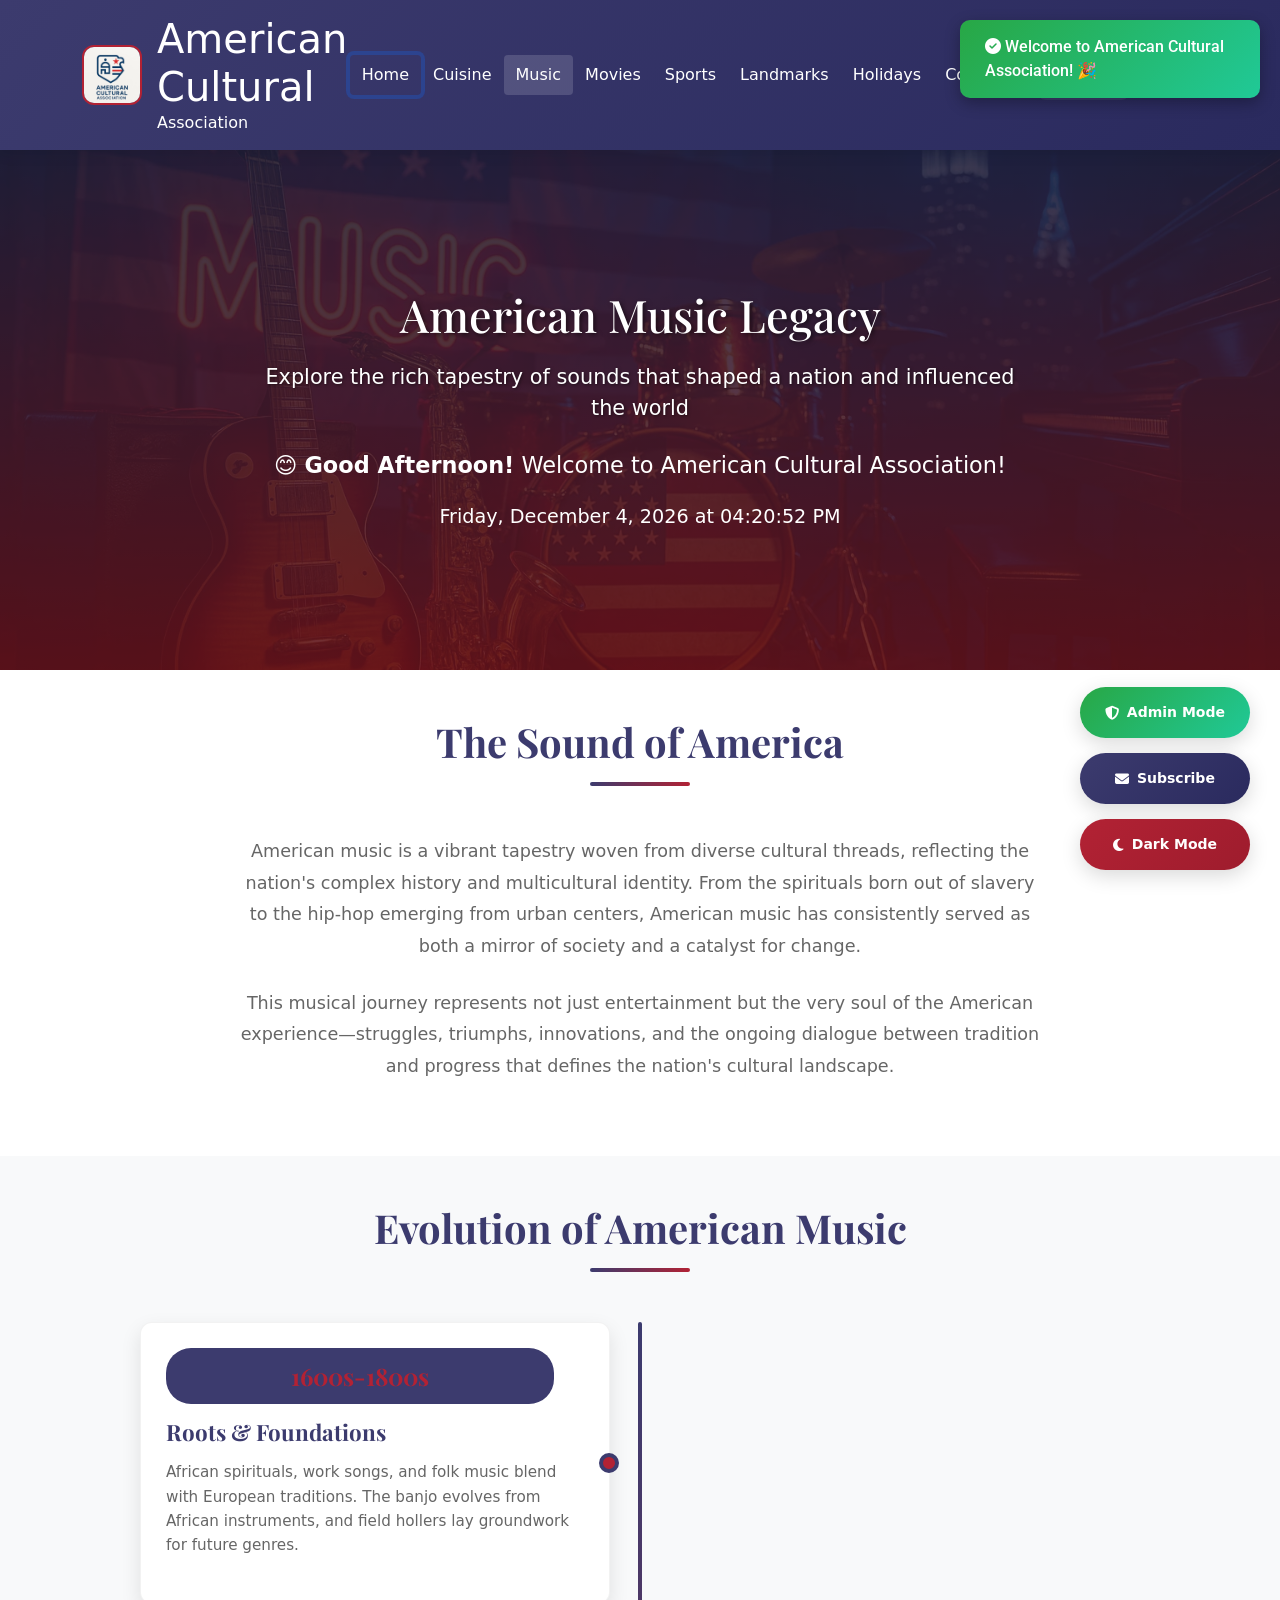
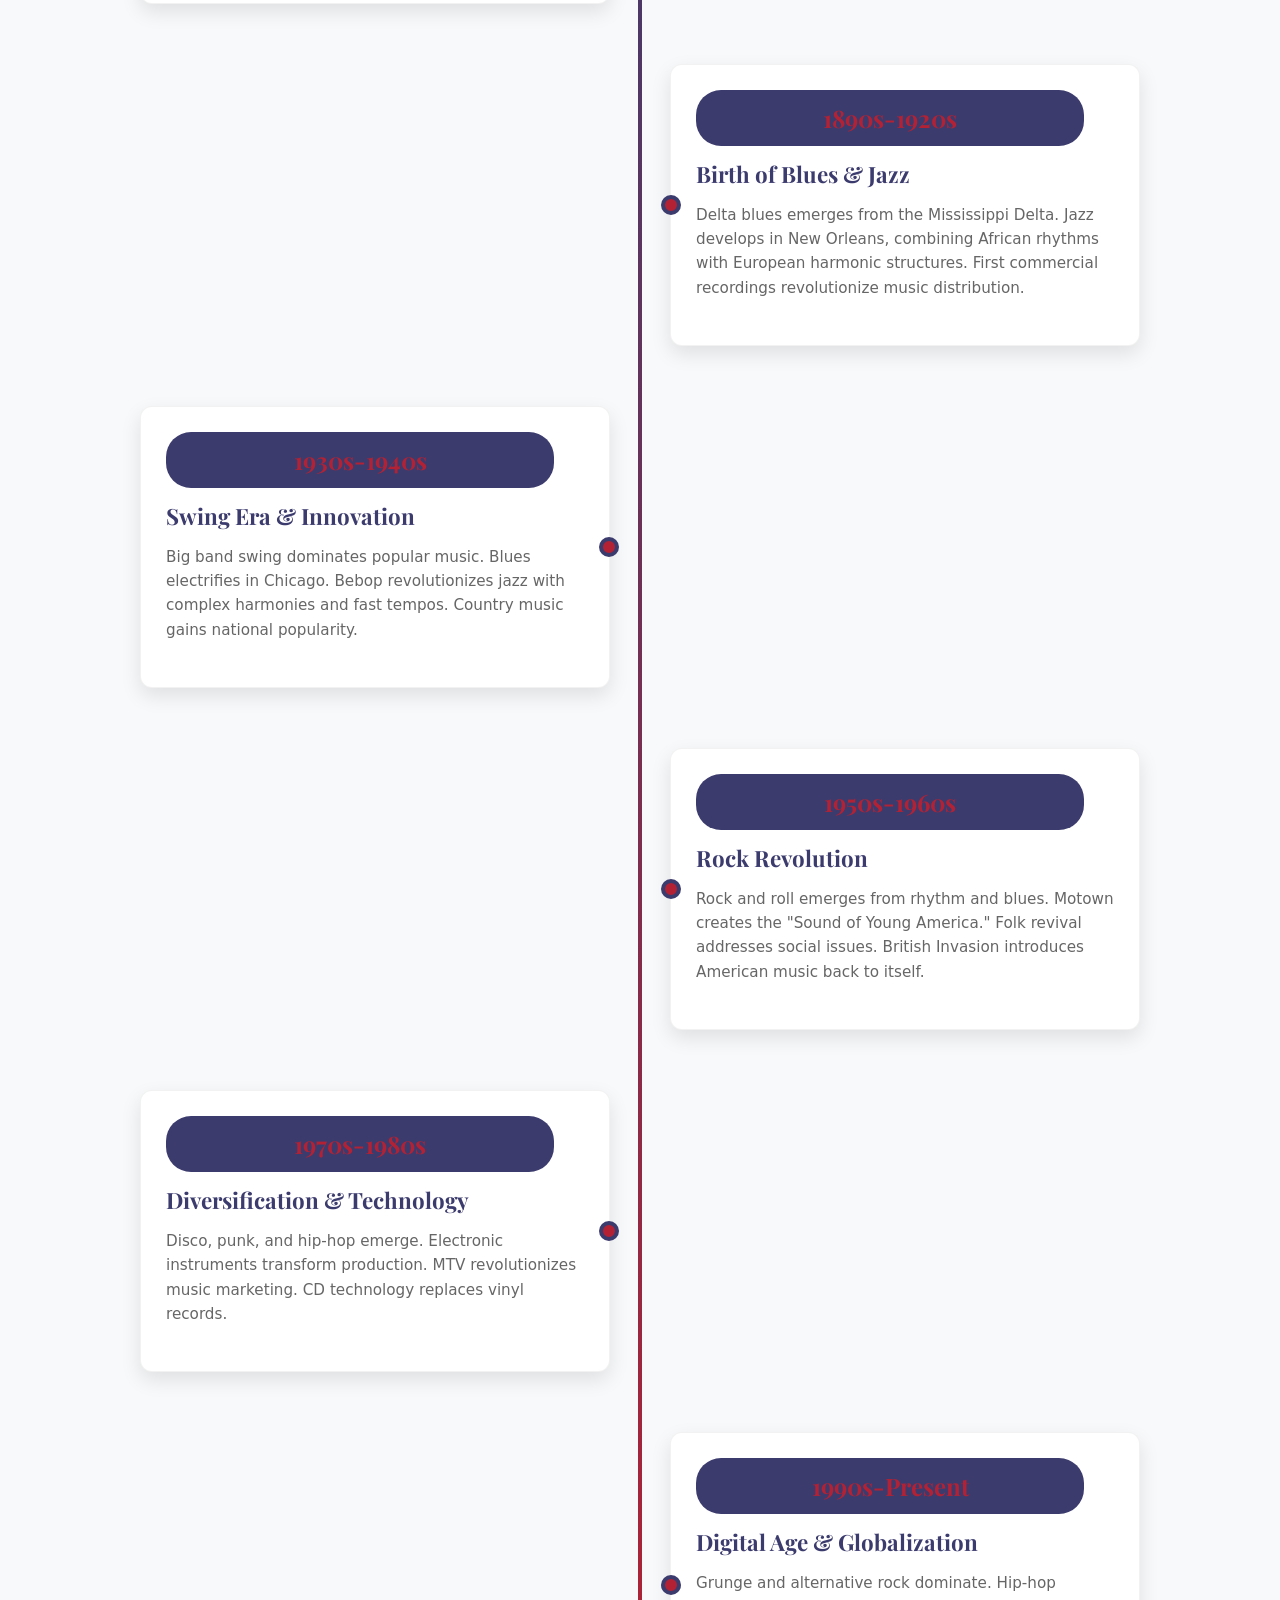
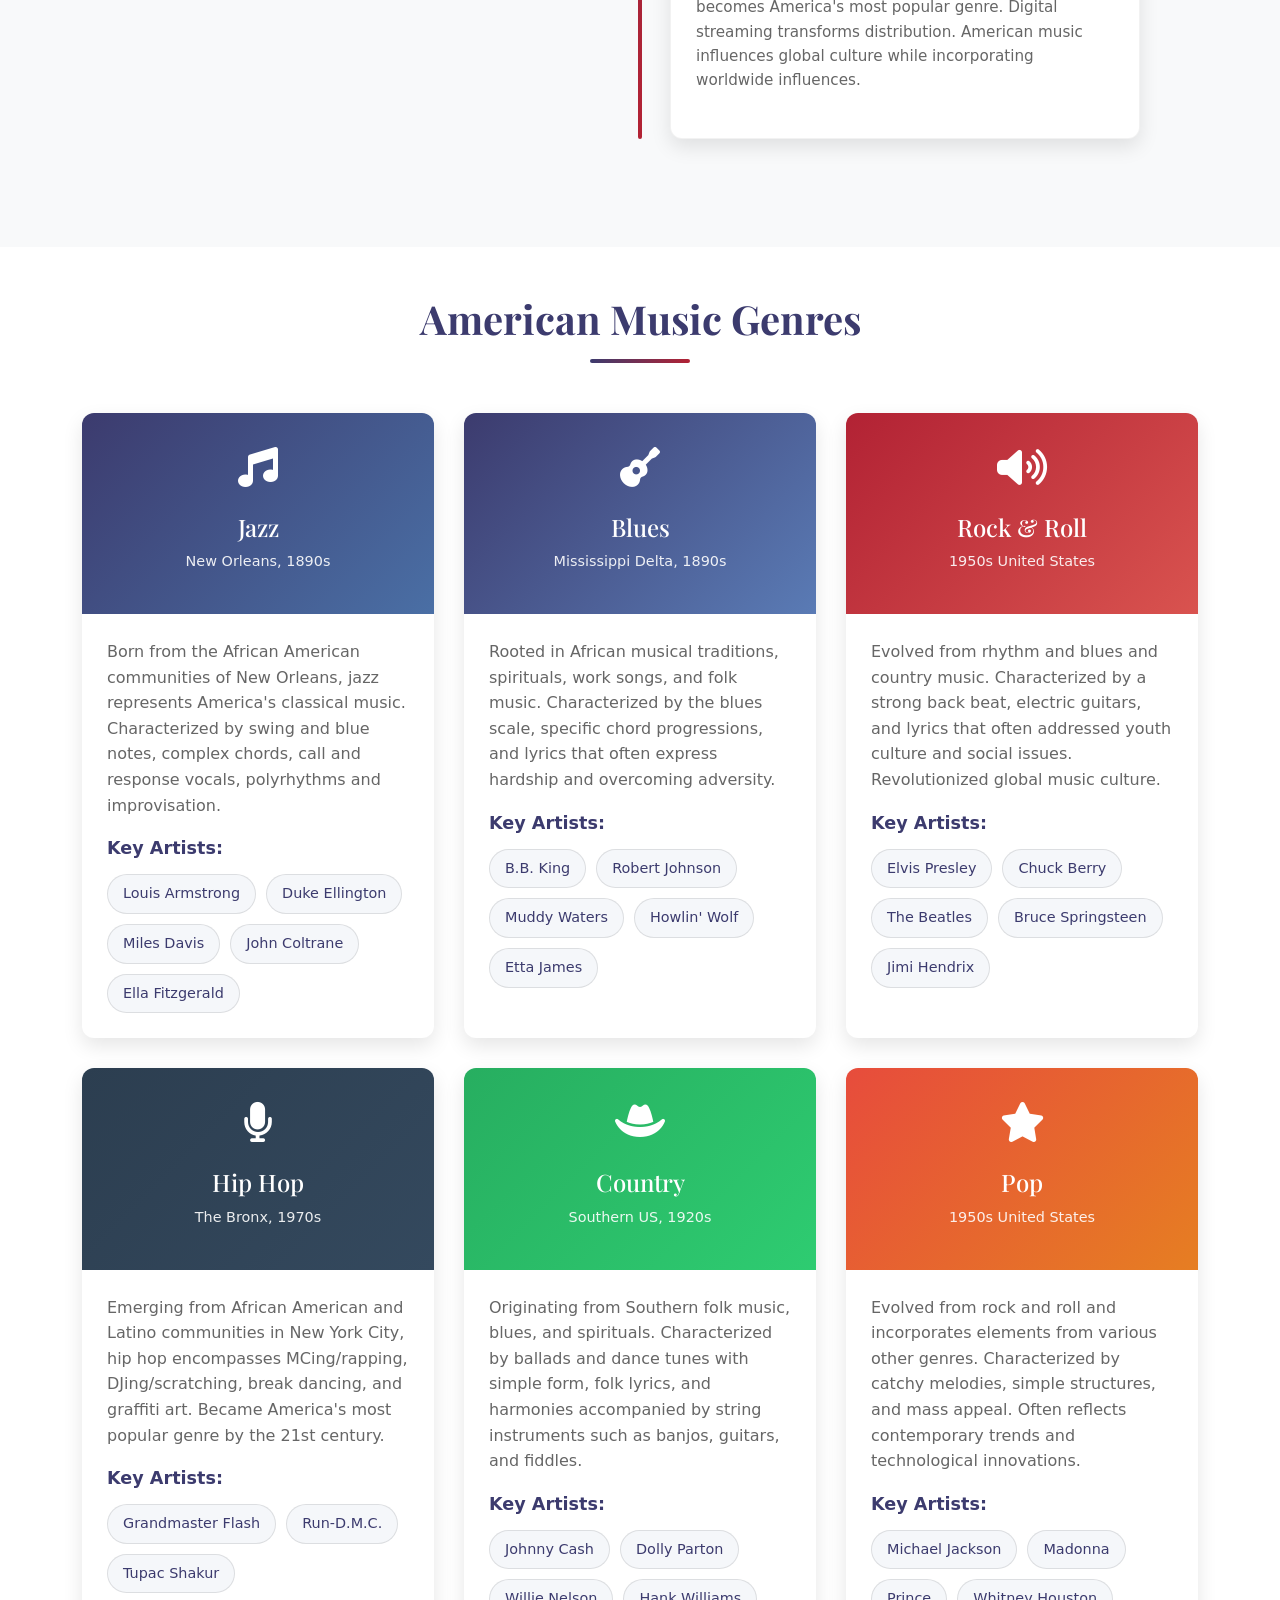
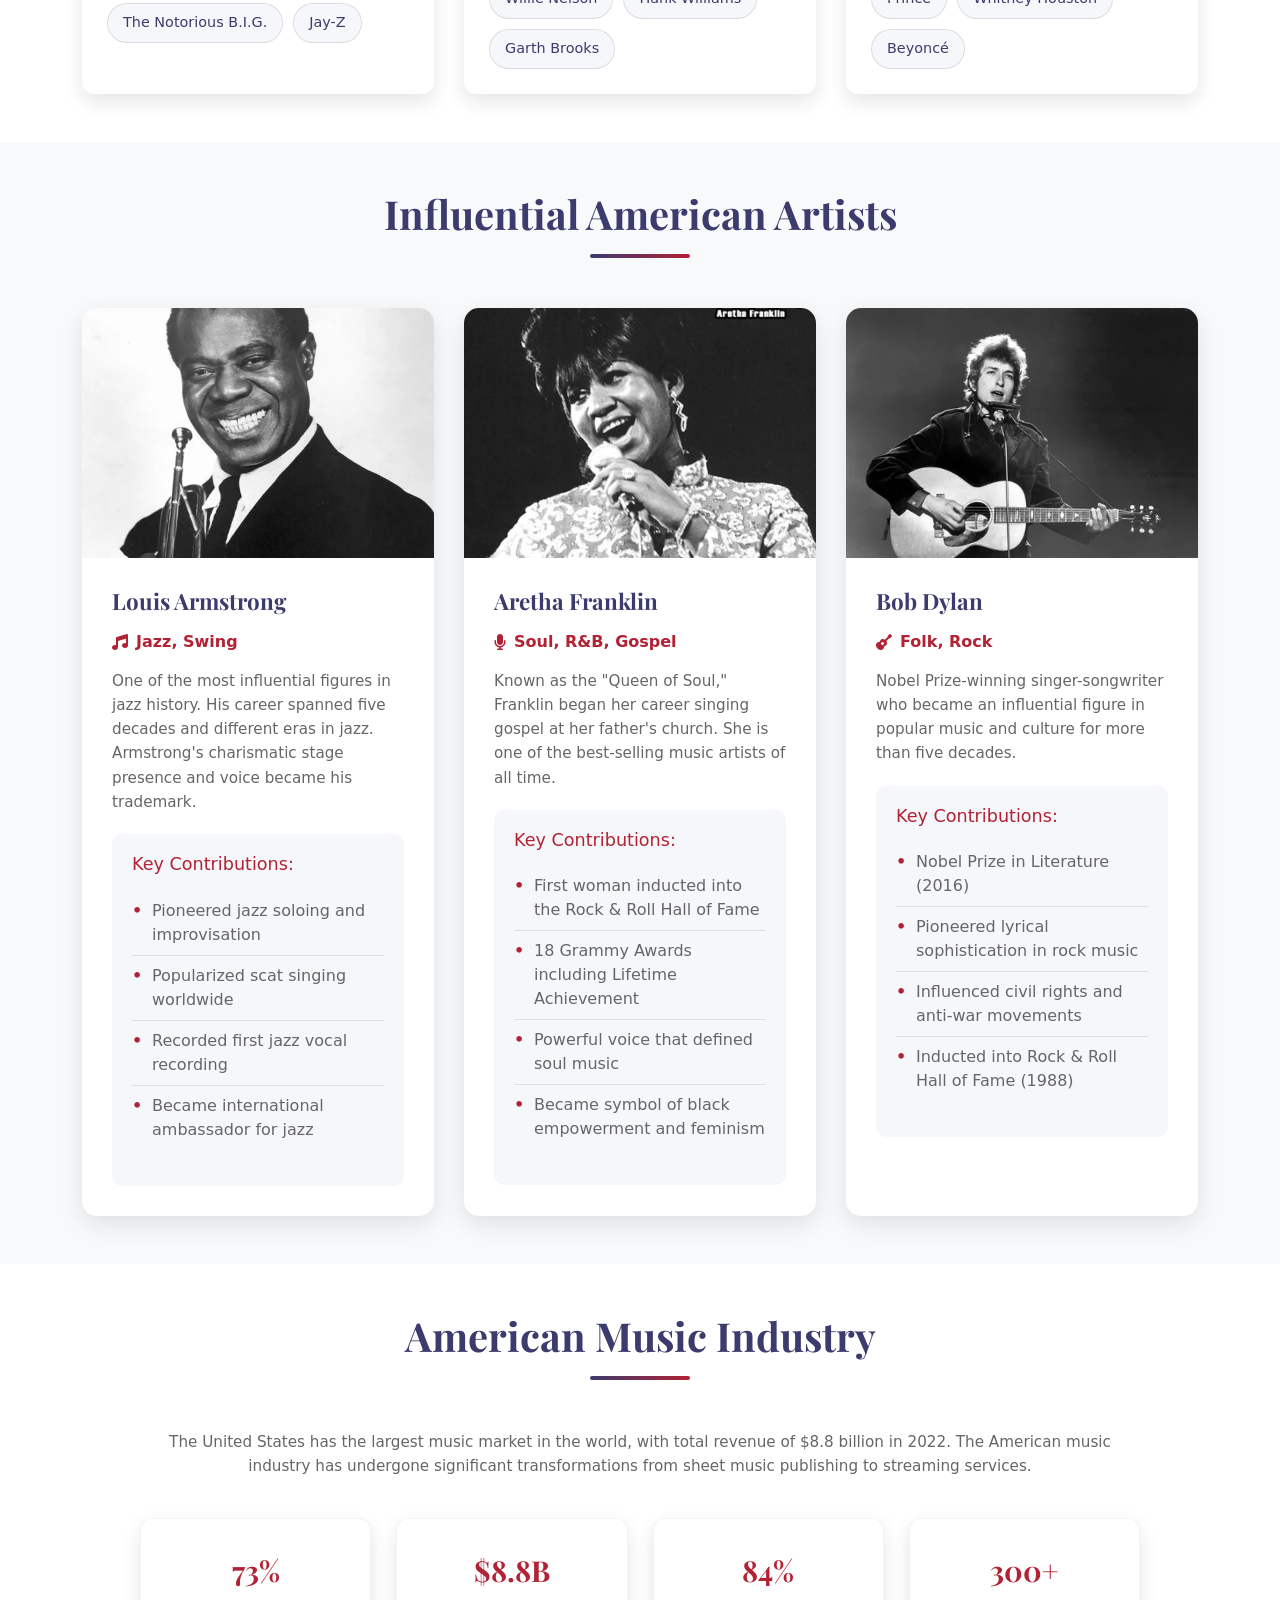
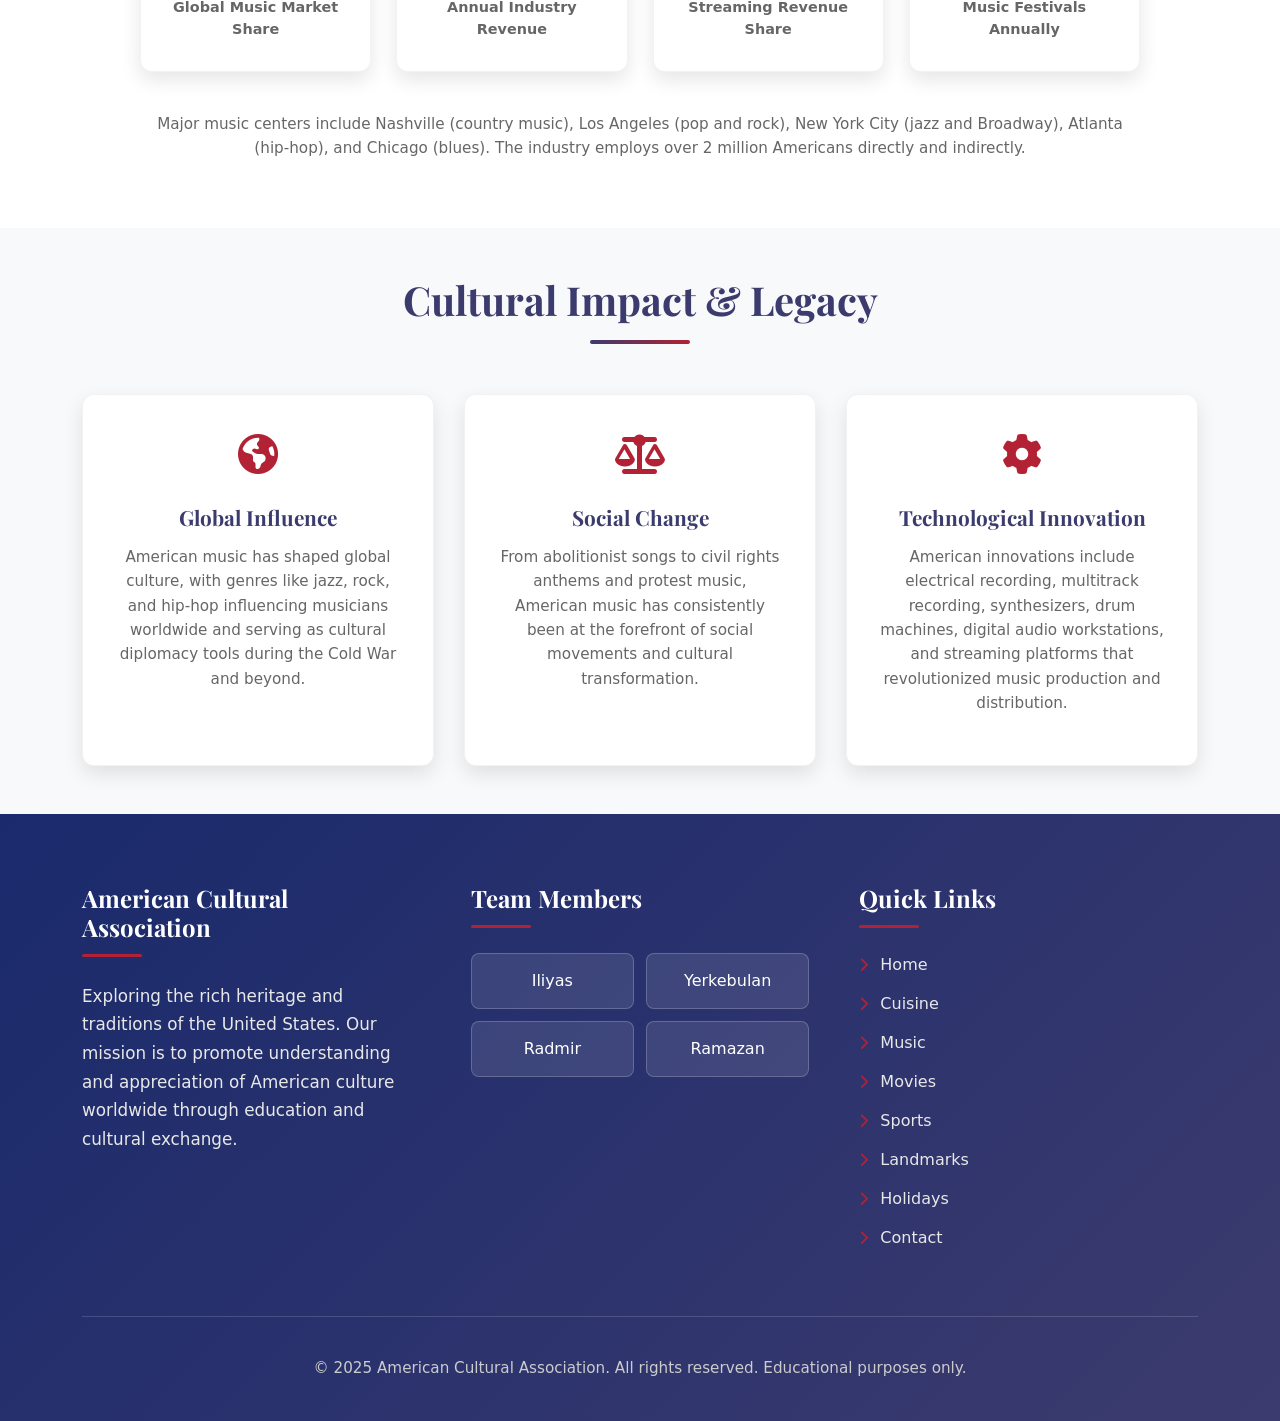
<file: music.html>
<!DOCTYPE html>
<html lang="en">
<head>
    <meta charset="UTF-8">
    <meta name="viewport" content="width=device-width, initial-scale=1.0">
    <title>American Music - American Cultural Association</title>
    <script src="https://ajax.googleapis.com/ajax/libs/jquery/3.7.1/jquery.min.js"></script>
    <link href="https://cdn.jsdelivr.net/npm/bootstrap@5.3.0/dist/css/bootstrap.min.css" rel="stylesheet">
    <link href="https://fonts.googleapis.com/css2?family=Roboto:wght@300;400;500;700&family=Playfair+Display:wght@400;700&display=swap" rel="stylesheet">
    <link rel="stylesheet" href="https://cdnjs.cloudflare.com/ajax/libs/font-awesome/6.4.0/css/all.min.css">
    <link rel="stylesheet" href="style.css">
</head>
<body>
    <div id="scrollProgressBar" class="scroll-progress-bar"></div>
    
    <nav class="navbar navbar-expand-lg navbar-dark navbar-custom sticky-top">
        <div class="container">
            <a class="navbar-brand-custom" href="home.html">
                <img class="aca-logo-img" src="images/logoACA.webp" alt="ACA Logo">
                <div>
                    <h1 class="mb-0">American Cultural</h1>
                    <p class="mb-0 opacity-8">Association</p>
                </div>
            </a>
            
            <button class="navbar-toggler" type="button" data-bs-toggle="collapse" data-bs-target="#navbarNav">
                <span class="navbar-toggler-icon"></span>
            </button>
            
            <div class="collapse navbar-collapse" id="navbarNav">
                <ul class="navbar-nav ms-auto mb-2 mb-lg-0">
                    <li tabindex="0" class="nav-item"><a class="nav-link nav-link-custom" href="home.html">Home</a></li>
                    <li tabindex="0" class="nav-item"><a class="nav-link nav-link-custom" href="cuisine.html">Cuisine</a></li>
                    <li tabindex="0" class="nav-item"><a class="nav-link nav-link-custom active" href="music.html">Music</a></li>
                    <li tabindex="0" class="nav-item"><a class="nav-link nav-link-custom" href="movies.html">Movies</a></li>
                    <li tabindex="0" class="nav-item"><a class="nav-link nav-link-custom" href="sports.html">Sports</a></li>
                    <li tabindex="0" class="nav-item"><a class="nav-link nav-link-custom" href="landmarks.html">Landmarks</a></li>
                    <li tabindex="0" class="nav-item"><a class="nav-link nav-link-custom" href="holidays.html">Holidays</a></li>
                    <li tabindex="0" class="nav-item"><a class="nav-link nav-link-custom" href="contact.html">Contact</a></li>
                </ul>
                <img src="images/logoAITU.jpg" alt="University Logo" class="aca-university-logo ms-3">
                <button id="notificationBell" class="btn notification-bell-btn position-relative">
                    <i class="fas fa-bell"></i>
                    <span id="notificationCount" class="notification-badge">0</span>
                </button>
            </div>
        </div>
    </nav>

    <section class="aca-hero-Music">
        <div class="container">
            <div class="aca-hero-content fade-in">
                <h2>American Music Legacy</h2>
                <p>Explore the rich tapestry of sounds that shaped a nation and influenced the world</p>
                <div id="timeGreeting" class="aca-greeting fade-in" style="font-size: 1.4rem; margin: 10px 0;"></div>
                <div id="date-time-block" style="font-size: 1.2rem; font-weight: 500; margin-top: 20px;"></div>
            </div>
        </div>
    </section>

    <main>
        <!-- Music Intro Section -->
        <section class="aca-music-intro py-5">
            <div class="container">
                <div class="aca-music-intro-content fade-in">
                    <h3 class="aca-section-title">The Sound of America</h3>
                    <p>American music is a vibrant tapestry woven from diverse cultural threads, reflecting the nation's complex history and multicultural identity. From the spirituals born out of slavery to the hip-hop emerging from urban centers, American music has consistently served as both a mirror of society and a catalyst for change.</p>
                    <p>This musical journey represents not just entertainment but the very soul of the American experience—struggles, triumphs, innovations, and the ongoing dialogue between tradition and progress that defines the nation's cultural landscape.</p>
                </div>
            </div>
        </section>

        <!-- Music Timeline Section -->
        <section class="aca-music-timeline py-5 bg-light">
            <div class="container">
                <h3 class="aca-section-title fade-in">Evolution of American Music</h3>
                <div class="aca-timeline-container">
                    <!-- Roots & Foundations -->
                    <div class="aca-timeline-item fade-in">
                        <div class="aca-timeline-content">
                            <div class="aca-timeline-year">1600s-1800s</div>
                            <h4 class="card-title-custom">Roots & Foundations</h4>
                            <p class="card-text-custom">African spirituals, work songs, and folk music blend with European traditions. The banjo evolves from African instruments, and field hollers lay groundwork for future genres.</p>
                        </div>
                    </div>
                    
                    <!-- Birth of Blues & Jazz -->
                    <div class="aca-timeline-item fade-in">
                        <div class="aca-timeline-content">
                            <div class="aca-timeline-year">1890s-1920s</div>
                            <h4 class="card-title-custom">Birth of Blues & Jazz</h4>
                            <p class="card-text-custom">Delta blues emerges from the Mississippi Delta. Jazz develops in New Orleans, combining African rhythms with European harmonic structures. First commercial recordings revolutionize music distribution.</p>
                        </div>
                    </div>
                    
                    <!-- Swing Era & Innovation -->
                    <div class="aca-timeline-item fade-in">
                        <div class="aca-timeline-content">
                            <div class="aca-timeline-year">1930s-1940s</div>
                            <h4 class="card-title-custom">Swing Era & Innovation</h4>
                            <p class="card-text-custom">Big band swing dominates popular music. Blues electrifies in Chicago. Bebop revolutionizes jazz with complex harmonies and fast tempos. Country music gains national popularity.</p>
                        </div>
                    </div>
                    
                    <!-- Rock Revolution -->
                    <div class="aca-timeline-item fade-in">
                        <div class="aca-timeline-content">
                            <div class="aca-timeline-year">1950s-1960s</div>
                            <h4 class="card-title-custom">Rock Revolution</h4>
                            <p class="card-text-custom">Rock and roll emerges from rhythm and blues. Motown creates the "Sound of Young America." Folk revival addresses social issues. British Invasion introduces American music back to itself.</p>
                        </div>
                    </div>
                    
                    <!-- Diversification & Technology -->
                    <div class="aca-timeline-item fade-in">
                        <div class="aca-timeline-content">
                            <div class="aca-timeline-year">1970s-1980s</div>
                            <h4 class="card-title-custom">Diversification & Technology</h4>
                            <p class="card-text-custom">Disco, punk, and hip-hop emerge. Electronic instruments transform production. MTV revolutionizes music marketing. CD technology replaces vinyl records.</p>
                        </div>
                    </div>
                    
                    <!-- Digital Age & Globalization -->
                    <div class="aca-timeline-item fade-in">
                        <div class="aca-timeline-content">
                            <div class="aca-timeline-year">1990s-Present</div>
                            <h4 class="card-title-custom">Digital Age & Globalization</h4>
                            <p class="card-text-custom">Grunge and alternative rock dominate. Hip-hop becomes America's most popular genre. Digital streaming transforms distribution. American music influences global culture while incorporating worldwide influences.</p>
                        </div>
                    </div>
                </div>
            </div>
        </section>

        <!-- Music Genres Section -->
        <section class="aca-music-genres py-5">
            <div class="container">
                <h3 class="aca-section-title fade-in">American Music Genres</h3>
                <div class="aca-genres-grid">
                    <!-- Jazz -->
                    <div class="aca-genre-card aca-genre-jazz fade-in">
                        <div class="aca-genre-header">
                            <div class="aca-genre-icon"><i class="fas fa-music"></i></div>
                            <h4 class="aca-genre-title">Jazz</h4>
                            <p class="aca-genre-origin">New Orleans, 1890s</p>
                        </div>
                        <div class="aca-genre-content">
                            <p class="aca-genre-description">Born from the African American communities of New Orleans, jazz represents America's classical music. Characterized by swing and blue notes, complex chords, call and response vocals, polyrhythms and improvisation.</p>
                            <div class="aca-genre-artists">
                                <h5 class="aca-artists-title">Key Artists:</h5>
                                <div class="aca-artists-list">
                                    <a class="aca-artist-tag" href="https://en.wikipedia.org/wiki/Louis_Armstrong" target="_blank">Louis Armstrong</a>
                                    <a class="aca-artist-tag" href="https://en.wikipedia.org/wiki/Duke_Ellington" target="_blank">Duke Ellington</a>
                                    <a class="aca-artist-tag" href="https://en.wikipedia.org/wiki/Miles_Davis" target="_blank">Miles Davis</a>
                                    <a class="aca-artist-tag" href="https://en.wikipedia.org/wiki/John_Coltrane" target="_blank">John Coltrane</a>
                                    <a class="aca-artist-tag" href="https://en.wikipedia.org/wiki/Ella_Fitzgerald" target="_blank">Ella Fitzgerald</a>
                                </div>
                            </div>
                        </div>
                    </div>

                    <!-- Blues -->
                    <div class="aca-genre-card aca-genre-blues fade-in">
                        <div class="aca-genre-header">
                            <div class="aca-genre-icon"><i class="fas fa-guitar"></i></div>
                            <h4 class="aca-genre-title">Blues</h4>
                            <p class="aca-genre-origin">Mississippi Delta, 1890s</p>
                        </div>
                        <div class="aca-genre-content">
                            <p class="aca-genre-description">Rooted in African musical traditions, spirituals, work songs, and folk music. Characterized by the blues scale, specific chord progressions, and lyrics that often express hardship and overcoming adversity.</p>
                            <div class="aca-genre-artists">
                                <h5 class="aca-artists-title">Key Artists:</h5>
                                <div class="aca-artists-list">
                                    <a class="aca-artist-tag" href="https://en.wikipedia.org/wiki/B.B._King" target="_blank">B.B. King</a>
                                    <a class="aca-artist-tag" href="https://en.wikipedia.org/wiki/Robert_Johnson" target="_blank">Robert Johnson</a>
                                    <a class="aca-artist-tag" href="https://en.wikipedia.org/wiki/Muddy_Waters" target="_blank">Muddy Waters</a>
                                    <a class="aca-artist-tag" href="https://en.wikipedia.org/wiki/Howlin'_Wolf" target="_blank">Howlin' Wolf</a>
                                    <a class="aca-artist-tag" href="https://en.wikipedia.org/wiki/Etta_James" target="_blank">Etta James</a>
                                </div>
                            </div>
                        </div>
                    </div>

                    <!-- Rock & Roll -->
                    <div class="aca-genre-card aca-genre-rock fade-in">
                        <div class="aca-genre-header">
                            <div class="aca-genre-icon"><i class="fas fa-volume-up"></i></div>
                            <h4 class="aca-genre-title">Rock & Roll</h4>
                            <p class="aca-genre-origin">1950s United States</p>
                        </div>
                        <div class="aca-genre-content">
                            <p class="aca-genre-description">Evolved from rhythm and blues and country music. Characterized by a strong back beat, electric guitars, and lyrics that often addressed youth culture and social issues. Revolutionized global music culture.</p>
                            <div class="aca-genre-artists">
                                <h5 class="aca-artists-title">Key Artists:</h5>
                                <div class="aca-artists-list">
                                    <a class="aca-artist-tag" href="https://en.wikipedia.org/wiki/Elvis_Presley" target="_blank">Elvis Presley</a>
                                    <a class="aca-artist-tag" href="https://en.wikipedia.org/wiki/Chuck_Berry" target="_blank">Chuck Berry</a>
                                    <a class="aca-artist-tag" href="https://en.wikipedia.org/wiki/The_Beatles" target="_blank">The Beatles</a>
                                    <a class="aca-artist-tag" href="https://en.wikipedia.org/wiki/Bruce_Springsteen" target="_blank">Bruce Springsteen</a>
                                    <a class="aca-artist-tag" href="https://en.wikipedia.org/wiki/Jimi_Hendrix" target="_blank">Jimi Hendrix</a>
                                </div>
                            </div>
                        </div>
                    </div>

                    <!-- Hip Hop -->
                    <div class="aca-genre-card aca-genre-hiphop fade-in">
                        <div class="aca-genre-header">
                            <div class="aca-genre-icon"><i class="fas fa-microphone"></i></div>
                            <h4 class="aca-genre-title">Hip Hop</h4>
                            <p class="aca-genre-origin">The Bronx, 1970s</p>
                        </div>
                        <div class="aca-genre-content">
                            <p class="aca-genre-description">Emerging from African American and Latino communities in New York City, hip hop encompasses MCing/rapping, DJing/scratching, break dancing, and graffiti art. Became America's most popular genre by the 21st century.</p>
                            <div class="aca-genre-artists">
                                <h5 class="aca-artists-title">Key Artists:</h5>
                                <div class="aca-artists-list">
                                    <a class="aca-artist-tag" href="https://en.wikipedia.org/wiki/Grandmaster_Flash" target="_blank">Grandmaster Flash</a>
                                    <a class="aca-artist-tag" href="https://en.wikipedia.org/wiki/Run-D.M.C." target="_blank">Run-D.M.C.</a>
                                    <a class="aca-artist-tag" href="https://en.wikipedia.org/wiki/Tupac_Shakur" target="_blank">Tupac Shakur</a>
                                    <a class="aca-artist-tag" href="https://en.wikipedia.org/wiki/The_Notorious_B.I.G." target="_blank">The Notorious B.I.G.</a>
                                    <a class="aca-artist-tag" href="https://en.wikipedia.org/wiki/Jay-Z" target="_blank">Jay-Z</a>
                                </div>
                            </div>
                        </div>
                    </div>

                    <!-- Country -->
                    <div class="aca-genre-card aca-genre-country fade-in">
                        <div class="aca-genre-header">
                            <div class="aca-genre-icon"><i class="fas fa-hat-cowboy"></i></div>
                            <h4 class="aca-genre-title">Country</h4>
                            <p class="aca-genre-origin">Southern US, 1920s</p>
                        </div>
                        <div class="aca-genre-content">
                            <p class="aca-genre-description">Originating from Southern folk music, blues, and spirituals. Characterized by ballads and dance tunes with simple form, folk lyrics, and harmonies accompanied by string instruments such as banjos, guitars, and fiddles.</p>
                            <div class="aca-genre-artists">
                                <h5 class="aca-artists-title">Key Artists:</h5>
                                <div class="aca-artists-list">
                                    <a class="aca-artist-tag" href="https://en.wikipedia.org/wiki/Johnny_Cash" target="_blank">Johnny Cash</a>
                                    <a class="aca-artist-tag" href="https://en.wikipedia.org/wiki/Dolly_Parton" target="_blank">Dolly Parton</a>
                                    <a class="aca-artist-tag" href="https://en.wikipedia.org/wiki/Willie_Nelson" target="_blank">Willie Nelson</a>
                                    <a class="aca-artist-tag" href="https://en.wikipedia.org/wiki/Hank_Williams" target="_blank">Hank Williams</a>
                                    <a class="aca-artist-tag" href="https://en.wikipedia.org/wiki/Garth_Brooks" target="_blank">Garth Brooks</a>
                                </div>
                            </div>
                        </div>
                    </div>

                    <!-- Pop -->
                    <div class="aca-genre-card aca-genre-pop fade-in">
                        <div class="aca-genre-header">
                            <div class="aca-genre-icon"><i class="fas fa-star"></i></div>
                            <h4 class="aca-genre-title">Pop</h4>
                            <p class="aca-genre-origin">1950s United States</p>
                        </div>
                        <div class="aca-genre-content">
                            <p class="aca-genre-description">Evolved from rock and roll and incorporates elements from various other genres. Characterized by catchy melodies, simple structures, and mass appeal. Often reflects contemporary trends and technological innovations.</p>
                            <div class="aca-genre-artists">
                                <h5 class="aca-artists-title">Key Artists:</h5>
                                <div class="aca-artists-list">
                                    <a class="aca-artist-tag" href="https://en.wikipedia.org/wiki/Michael_Jackson" target="_blank">Michael Jackson</a>
                                    <a class="aca-artist-tag" href="https://en.wikipedia.org/wiki/Madonna" target="_blank">Madonna</a>
                                    <a class="aca-artist-tag" href="https://en.wikipedia.org/wiki/Prince" target="_blank">Prince</a>
                                    <a class="aca-artist-tag" href="https://en.wikipedia.org/wiki/Whitney_Houston" target="_blank">Whitney Houston</a>
                                    <a class="aca-artist-tag" href="https://en.wikipedia.org/wiki/Beyoncé" target="_blank">Beyoncé</a>
                                </div>
                            </div>
                        </div>
                    </div>
                </div>
            </div>
        </section>

        <!-- Artists Section -->
        <section class="aca-artists-section py-5 bg-light">
            <div class="container">
                <h3 class="aca-section-title fade-in">Influential American Artists</h3>
                <div class="aca-artists-grid">
                    <!-- Louis Armstrong -->
                    <div class="aca-artist-card fade-in">
                        <div class="aca-artist-image">
                            <img src="images/luis.webp" alt="Louis Armstrong" class="card-img-top card-img-custom">
                        </div>
                        <div class="aca-artist-info">
                            <h4 class="card-title-custom">Louis Armstrong</h4>
                            <p class="aca-artist-genre"><i class="fas fa-music"></i> Jazz, Swing</p>
                            <p class="card-text-custom">One of the most influential figures in jazz history. His career spanned five decades and different eras in jazz. Armstrong's charismatic stage presence and voice became his trademark.</p>
                            <div class="aca-artist-facts">
                                <h5>Key Contributions:</h5>
                                <ul>
                                    <li>Pioneered jazz soloing and improvisation</li>
                                    <li>Popularized scat singing worldwide</li>
                                    <li>Recorded first jazz vocal recording</li>
                                    <li>Became international ambassador for jazz</li>
                                </ul>
                            </div>
                        </div>
                    </div>

                    <!-- Aretha Franklin -->
                    <div class="aca-artist-card fade-in">
                        <div class="aca-artist-image">
                            <img src="images/Aretha.jfif" alt="Aretha Franklin" class="card-img-top card-img-custom">
                        </div>
                        <div class="aca-artist-info">
                            <h4 class="card-title-custom">Aretha Franklin</h4>
                            <p class="aca-artist-genre"><i class="fas fa-microphone"></i> Soul, R&B, Gospel</p>
                            <p class="card-text-custom">Known as the "Queen of Soul," Franklin began her career singing gospel at her father's church. She is one of the best-selling music artists of all time.</p>
                            <div class="aca-artist-facts">
                                <h5>Key Contributions:</h5>
                                <ul>
                                    <li>First woman inducted into the Rock & Roll Hall of Fame</li>
                                    <li>18 Grammy Awards including Lifetime Achievement</li>
                                    <li>Powerful voice that defined soul music</li>
                                    <li>Became symbol of black empowerment and feminism</li>
                                </ul>
                            </div>
                        </div>
                    </div>

                    <!-- Bob Dylan -->
                    <div class="aca-artist-card fade-in">
                        <div class="aca-artist-image">
                            <img src="images/bob.webp" alt="Bob Dylan" class="card-img-top card-img-custom">
                        </div>
                        <div class="aca-artist-info">
                            <h4 class="card-title-custom">Bob Dylan</h4>
                            <p class="aca-artist-genre"><i class="fas fa-guitar"></i> Folk, Rock</p>
                            <p class="card-text-custom">Nobel Prize-winning singer-songwriter who became an influential figure in popular music and culture for more than five decades.</p>
                            <div class="aca-artist-facts">
                                <h5>Key Contributions:</h5>
                                <ul>
                                    <li>Nobel Prize in Literature (2016)</li>
                                    <li>Pioneered lyrical sophistication in rock music</li>
                                    <li>Influenced civil rights and anti-war movements</li>
                                    <li>Inducted into Rock & Roll Hall of Fame (1988)</li>
                                </ul>
                            </div>
                        </div>
                    </div>
                </div>
            </div>
        </section>

        <!-- Industry Section -->
        <section class="aca-industry-section py-5">
            <div class="container">
                <div class="aca-industry-content">
                    <h3 class="aca-section-title fade-in">American Music Industry</h3>
                    <p class="card-text-custom">The United States has the largest music market in the world, with total revenue of $8.8 billion in 2022. The American music industry has undergone significant transformations from sheet music publishing to streaming services.</p>
                    
                    <div class="aca-industry-stats">
                        <div class="aca-stat-card fade-in">
                            <div class="aca-stat-number">73%</div>
                            <div class="aca-stat-label">Global Music Market Share</div>
                        </div>
                        
                        <div class="aca-stat-card fade-in">
                            <div class="aca-stat-number">$8.8B</div>
                            <div class="aca-stat-label">Annual Industry Revenue</div>
                        </div>
                        
                        <div class="aca-stat-card fade-in">
                            <div class="aca-stat-number">84%</div>
                            <div class="aca-stat-label">Streaming Revenue Share</div>
                        </div>
                        
                        <div class="aca-stat-card fade-in">
                            <div class="aca-stat-number">300+</div>
                            <div class="aca-stat-label">Music Festivals Annually</div>
                        </div>
                    </div>
                    
                    <p class="card-text-custom">Major music centers include Nashville (country music), Los Angeles (pop and rock), New York City (jazz and Broadway), Atlanta (hip-hop), and Chicago (blues). The industry employs over 2 million Americans directly and indirectly.</p>
                </div>
            </div>
        </section>

        <!-- Impact Section -->
        <section class="aca-impact-section py-5 bg-light">
            <div class="container">
                <h3 class="aca-section-title fade-in">Cultural Impact & Legacy</h3>
                <div class="aca-impact-grid">
                    <div class="aca-impact-card fade-in">
                        <div class="aca-impact-icon"><i class="fas fa-globe-americas"></i></div>
                        <h4 class="card-title-custom">Global Influence</h4>
                        <p class="card-text-custom">American music has shaped global culture, with genres like jazz, rock, and hip-hop influencing musicians worldwide and serving as cultural diplomacy tools during the Cold War and beyond.</p>
                    </div>
                    
                    <div class="aca-impact-card fade-in">
                        <div class="aca-impact-icon"><i class="fas fa-balance-scale"></i></div>
                        <h4 class="card-title-custom">Social Change</h4>
                        <p class="card-text-custom">From abolitionist songs to civil rights anthems and protest music, American music has consistently been at the forefront of social movements and cultural transformation.</p>
                    </div>
                    
                    <div class="aca-impact-card fade-in">
                        <div class="aca-impact-icon"><i class="fas fa-gear"></i></div>
                        <h4 class="card-title-custom">Technological Innovation</h4>
                        <p class="card-text-custom">American innovations include electrical recording, multitrack recording, synthesizers, drum machines, digital audio workstations, and streaming platforms that revolutionized music production and distribution.</p>
                    </div>
                </div>
            </div>
        </section>
    </main>

    <footer class="aca-footer">
        <div class="container">
            <div class="aca-footer-content">
                <div class="aca-footer-section">
                    <h3>American Cultural Association</h3>
                    <p>Exploring the rich heritage and traditions of the United States. Our mission is to promote understanding and appreciation of American culture worldwide through education and cultural exchange.</p>
                </div>
                
                <div class="aca-footer-section">
                    <h3>Team Members</h3>
                    <div class="aca-team-members">
                        <a href="contact.html#ilyas" class="aca-team-member">Iliyas</a>
                        <a href="contact.html#yerkebulan" class="aca-team-member">Yerkebulan</a>
                        <a href="contact.html#radmir" class="aca-team-member">Radmir</a>
                        <a href="contact.html#ramazan" class="aca-team-member">Ramazan</a>
                    </div>
                </div>
                
                <div class="aca-footer-section">
                    <h3>Quick Links</h3>
                    <ul class="aca-footer-links">
                        <li><a href="home.html"><i class="fas fa-chevron-right"></i> Home</a></li>
                        <li><a href="cuisine.html"><i class="fas fa-chevron-right"></i> Cuisine</a></li>
                        <li><a href="music.html"><i class="fas fa-chevron-right"></i> Music</a></li>
                        <li><a href="movies.html"><i class="fas fa-chevron-right"></i> Movies</a></li>
                        <li><a href="sports.html"><i class="fas fa-chevron-right"></i> Sports</a></li>
                        <li><a href="landmarks.html"><i class="fas fa-chevron-right"></i> Landmarks</a></li>
                        <li><a href="holidays.html"><i class="fas fa-chevron-right"></i> Holidays</a></li>
                        <li><a href="contact.html"><i class="fas fa-chevron-right"></i> Contact</a></li>
                    </ul>
                </div>
            </div>
            
            <div class="aca-footer-bottom">
                <p>&copy; 2025 American Cultural Association. All rights reserved. Educational purposes only.</p>
            </div>
        </div>
    </footer>

    <div class="floating-buttons">
        <button id="adminAccessBtn" class="floating-btn" style="background: linear-gradient(135deg, #28a745, #20c997);">
            <i class="fas fa-shield-alt me-2"></i>Admin Mode
        </button>
        <button id="openPopupBtn" class="floating-btn">
            <i class="fas fa-envelope me-2"></i>Subscribe
        </button>
        <button id="themeToggleBtn" class="floating-btn">
            <i class="fas fa-moon me-2"></i>Dark Mode
        </button>
    </div>

    <div id="popupForm" class="popup-overlay">
        <div class="popup-content">
            <span class="close-btn">&times;</span>
            <h3>Subscribe to Our Newsletter</h3>
            <form id="popupSubscribeForm">
                <div class="mb-3">
                    <label for="popupName" class="form-label">Name</label>
                    <input type="text" class="form-control form-control-custom" id="popupName" placeholder="Enter your name" required>
                </div>
                <div class="mb-3">
                    <label for="popupEmail" class="form-label">Email</label>
                    <input type="email" class="form-control form-control-custom" id="popupEmail" placeholder="Enter your email" required>
                </div>
                <button type="submit" class="btn btn-custom w-100">Subscribe Now</button>
            </form>
        </div>
    </div>

    <div id="notificationPanel" class="notification-panel">
        <div class="notification-header">
            <h5>Notifications</h5>
            <div class="notification-actions">
                <button id="markAllRead" class="btn btn-sm btn-outline-primary">
                    <i class="fas fa-check-double"></i> Mark all as read
                </button>
                <button id="closeNotifications" class="btn btn-sm btn-close"></button>
            </div>
        </div>
        <div class="notification-list" id="notificationList">
        </div>
        <div class="notification-footer">
            <small class="text-muted">American Cultural Association Notifications</small>
        </div>
    </div>

    <script src="https://cdn.jsdelivr.net/npm/bootstrap@5.3.0/dist/js/bootstrap.bundle.min.js"></script>
    <script src="script.js"></script>
    <script src="admin-panel.js"></script>
</body>
</html>
</file>
<file: admin-panel.css>
:root {
    --primary-blue: #3C3B6E;
    --dark-blue: #2A2A5E;
    --primary-red: #B22234;
    --dark-red: #9e1c2d;
    --light-bg: #f5f7fa;
    --text-dark: #333;
    --text-light: #666;
}

* {
    margin: 0;
    padding: 0;
    box-sizing: border-box;
}

body {
    font-family: 'Roboto', sans-serif;
    background: url('images/background.jpg') center/cover no-repeat;
    min-height: 100vh;
    display: flex;
    align-items: center;
    justify-content: center;
    padding: 20px;
}

.login-container {
    display: flex;
    max-width: 1000px;
    width: 100%;
    background: white;
    border-radius: 20px;
    overflow: hidden;
    box-shadow: 0 20px 40px rgba(0, 0, 0, 0.3);
}

.login-hero {
    flex: 1;
    background: linear-gradient(135deg, rgba(122, 121, 170, 0.451), rgba(212, 84, 99, 0.418)), url('images/statue-liberty.jpg') center/cover no-repeat;
    color: white;
    padding: 60px 40px;
    display: flex;
    flex-direction: column;
    justify-content: center;
    position: relative;
}

.login-hero::before {
    content: '';
    position: absolute;
    top: 0;
    left: 0;
    width: 100%;
    height: 100%;
    background: rgba(0, 0, 0, 0.4);
}

.login-hero-content {
    position: relative;
    z-index: 2;
}

.login-hero h1 {
    font-family: 'Playfair Display', serif;
    font-size: 2.5rem;
    margin-bottom: 20px;
    text-shadow: 2px 2px 4px rgba(0, 0, 0, 0.5);
}

.login-hero p {
    font-size: 1.1rem;
    line-height: 1.6;
    opacity: 0.9;
}

.login-form-section {
    flex: 1;
    padding: 60px 40px;
    background: white;
    transition: transform 0.5s ease;
}

.aca-logo {
    display: flex;
    align-items: center;
    margin-bottom: 30px;
    color: var(--primary-blue);
}

.aca-logo-img {
    width: 60px;
    height: 60px;
    border-radius: 12px;
    background: linear-gradient(135deg, var(--primary-blue) 0%, var(--dark-blue) 100%);
    display: flex;
    align-items: center;
    justify-content: center;
    color: white;
    font-weight: bold;
    font-size: 20px;
    margin-right: 15px;
    border: 2px solid var(--primary-red);
    object-fit: cover;
}

.form-tabs {
    display: flex;
    margin-bottom: 30px;
    border-bottom: 2px solid #e8e8e8;
}

.tab-btn {
    flex: 1;
    background: none;
    border: none;
    padding: 15px;
    font-size: 1rem;
    font-weight: 600;
    color: var(--text-light);
    cursor: pointer;
    transition: all 0.3s ease;
    position: relative;
}

.tab-btn.active {
    color: var(--primary-blue);
}

.tab-btn.active::after {
    content: '';
    position: absolute;
    bottom: -2px;
    left: 0;
    width: 100%;
    height: 3px;
    background: var(--primary-blue);
    border-radius: 2px;
}

.form-content {
    display: none;
}

.form-content.active {
    display: block;
    animation: fadeIn 0.5s ease;
}

@keyframes fadeIn {
    from { 
        opacity: 0; 
        transform: translateY(10px); 
    }
    to { 
        opacity: 1; 
        transform: translateY(0); 
    }
}

.form-group {
    margin-bottom: 20px;
}

.form-label {
    display: block;
    margin-bottom: 8px;
    font-weight: 500;
    color: var(--text-dark);
}

.form-control-custom {
    width: 100%;
    padding: 15px 20px;
    border: 2px solid #e8e8e8;
    border-radius: 10px;
    font-size: 1rem;
    transition: all 0.3s ease;
    font-family: 'Roboto', sans-serif;
}

.form-control-custom:focus {
    border-color: var(--primary-blue);
    box-shadow: 0 0 0 3px rgba(60, 59, 110, 0.1);
    outline: none;
}

.error {
    color: var(--primary-red);
    font-size: 0.9rem;
    margin-top: 5px;
    display: block;
    min-height: 20px;
}

.btn-custom {
    background: linear-gradient(135deg, var(--primary-red) 0%, var(--dark-red) 100%);
    color: white;
    border: none;
    padding: 15px 30px;
    border-radius: 30px;
    font-weight: 600;
    font-size: 1rem;
    width: 100%;
    transition: all 0.4s cubic-bezier(0.175, 0.885, 0.32, 1.275);
    cursor: pointer;
    position: relative;
    overflow: hidden;
}

.btn-custom:before {
    content: '';
    position: absolute;
    top: 0;
    left: -100%;
    width: 100%;
    height: 100%;
    background: linear-gradient(90deg, transparent, rgba(255,255,255,0.2), transparent);
    transition: 0.5s;
}

.btn-custom:hover:before {
    left: 100%;
}

.btn-custom:hover {
    background: linear-gradient(135deg, var(--dark-red) 0%, #8a1724 100%);
    transform: translateY(-2px);
    box-shadow: 0 8px 25px rgba(178, 34, 52, 0.4);
}

.btn-outline-custom {
    background: transparent;
    color: var(--primary-blue);
    border: 2px solid var(--primary-blue);
    padding: 15px 30px;
    border-radius: 30px;
    font-weight: 600;
    font-size: 1rem;
    width: 100%;
    transition: all 0.3s ease;
    cursor: pointer;
    margin-top: 15px;
}

.btn-outline-custom:hover {
    background: var(--primary-blue);
    color: white;
    transform: translateY(-2px);
}

.guest-section {
    text-align: center;
    margin-top: 30px;
    padding-top: 20px;
    border-top: 1px solid #e8e8e8;
}

.guest-text {
    color: var(--text-light);
    margin-bottom: 15px;
    font-size: 0.95rem;
}

.success-message {
    background: linear-gradient(135deg, #4CAF50, #45a049);
    color: white;
    padding: 15px;
    border-radius: 10px;
    text-align: center;
    margin-bottom: 20px;
    display: none;
}

#welcome {
    margin-top: 20px;
    font-size: 20px;
    color: green;
    opacity: 0;
    transform: translateY(-20px);
    transition: opacity 0.6s ease, transform 0.6s ease;
    text-align: center;
    font-weight: bold;
}

#welcome.show {
    opacity: 1;
    transform: translateY(0);
}

.admin-panel {
    position: fixed;
    top: 15px;
    left: 15px;
    z-index: 10000;
    background: rgba(255, 255, 255, 0.9);
    padding: 12px 20px;
    border-radius: 12px;
    box-shadow: 0 5px 15px rgba(0, 0, 0, 0.15);
    backdrop-filter: blur(8px);
}

.admin-add-btn {
    background: linear-gradient(135deg, #3C3B6E, #2A2A5E);
    color: #fff;
    font-weight: 600;
    border: none;
    border-radius: 8px;
    padding: 8px 15px;
    transition: all 0.3s ease;
}

.admin-add-btn:hover {
    transform: translateY(-2px);
    background: linear-gradient(135deg, #2A2A5E, #3C3B6E);
}

.sections-container {
    display: flex;
    flex-direction: column;
    gap: 30px;
    max-width: 1200px;
    margin: 100px auto 50px;
    padding: 0 20px;
    width: 100%;
}

.custom-section {
    background: white;
    border-radius: 15px;
    padding: 30px;
    box-shadow: 0 5px 20px rgba(0, 0, 0, 0.1);
    border: 2px dashed transparent;
    transition: all 0.3s ease;
    width: 100%;
    margin-bottom: 0;
}

.custom-section:hover {
    border-color: rgba(60, 59, 110, 0.2);
    background-color: rgba(60, 59, 110, 0.03);
    transform: translateY(-2px);
    box-shadow: 0 8px 25px rgba(0, 0, 0, 0.15);
}

.section-content {
    display: flex;
    flex-direction: column;
    gap: 20px;
    width: 100%;
}

.section-header {
    display: flex;
    justify-content: space-between;
    align-items: flex-start;
    gap: 20px;
    margin-bottom: 20px;
}

.section-title-container {
    flex: 1;
}

.editable-title {
    font-family: 'Playfair Display', serif;
    font-size: 2rem;
    font-weight: 700;
    color: var(--primary-blue);
    border: 1px dashed transparent;
    border-radius: 8px;
    padding: 10px 15px;
    transition: all 0.3s ease;
    width: 100%;
    background: transparent;
    margin-bottom: 15px;
}

.editable-title:focus {
    border-color: var(--primary-blue);
    background-color: rgba(60, 59, 110, 0.05);
    outline: none;
}

.editable-text {
    font-family: 'Roboto', sans-serif;
    font-size: 1.1rem;
    line-height: 1.6;
    color: var(--text-dark);
    border: 1px dashed transparent;
    border-radius: 8px;
    padding: 15px;
    transition: all 0.3s ease;
    width: 100%;
    min-height: 120px;
    background: transparent;
    resize: vertical;
}

.editable-text:focus {
    border-color: var(--primary-blue);
    background-color: rgba(60, 59, 110, 0.03);
    outline: none;
}

.admin-section-controls {
    display: flex;
    flex-direction: column;
    gap: 10px;
    min-width: 120px;
}

.admin-section-controls .btn {
    padding: 8px 15px;
    border-radius: 6px;
    font-weight: 500;
    transition: all 0.3s ease;
    text-align: center;
}

.btn-move-up {
    background: linear-gradient(135deg, #17a2b8, #138496);
    color: white;
    border: none;
}

.btn-move-down {
    background: linear-gradient(135deg, #6c757d, #5a6268);
    color: white;
    border: none;
}

.btn-delete-section {
    background: linear-gradient(135deg, #dc3545, #c82333);
    color: white;
    border: none;
}

.btn-move-up:hover {
    background: linear-gradient(135deg, #138496, #117a8b);
    transform: translateY(-2px);
}

.btn-move-down:hover {
    background: linear-gradient(135deg, #5a6268, #545b62);
    transform: translateY(-2px);
}

.btn-delete-section:hover {
    background: linear-gradient(135deg, #c82333, #bd2130);
    transform: translateY(-2px);
}

.section-image {
    width: 100%;
    max-width: 400px;
    height: 250px;
    object-fit: cover;
    border-radius: 10px;
    margin: 15px 0;
    align-self: center;
}

.section-video {
    width: 100%;
    max-width: 600px;
    height: 340px;
    border-radius: 10px;
    margin: 15px 0;
    align-self: center;
}

.section-gallery {
    display: grid;
    grid-template-columns: repeat(auto-fit, minmax(200px, 1fr));
    gap: 15px;
    margin: 20px 0;
}

.gallery-image {
    width: 100%;
    height: 150px;
    object-fit: cover;
    border-radius: 8px;
    transition: transform 0.3s ease;
}

.gallery-image:hover {
    transform: scale(1.05);
}

body.dark-theme .admin-panel {
    background: rgba(15, 52, 96, 0.9);
    box-shadow: 0 4px 20px rgba(0, 0, 0, 0.6);
    color: #fff;
}

body.dark-theme .admin-add-btn {
    background: linear-gradient(135deg, #B22234, #9e1c2d);
    color: white;
}

body.dark-theme .admin-add-btn:hover {
    background: linear-gradient(135deg, #9e1c2d, #B22234);
}

body.dark-theme .custom-section {
    background: linear-gradient(135deg, #0f3460 0%, #1a1a2e 100%);
    border-color: rgba(255, 255, 255, 0.1);
    color: #e8e8e8;
}

body.dark-theme .editable-title {
    color: #ffffff;
    background: rgba(255, 255, 255, 0.05);
}

body.dark-theme .editable-title:focus {
    border-color: #B22234;
    background-color: rgba(255, 255, 255, 0.1);
}

body.dark-theme .editable-text {
    color: #e8e8e8;
    background: rgba(255, 255, 255, 0.05);
}

body.dark-theme .editable-text:focus {
    border-color: #B22234;
    background-color: rgba(255, 255, 255, 0.1);
}

body.dark-theme .admin-section-controls .btn {
    color: white;
}

/* Responsive Design - VERTICAL LAYOUT */
@media (max-width: 768px) {
    .login-container {
        flex-direction: column;
    }
    
    .login-hero {
        padding: 40px 30px;
    }
    
    .login-hero h1 {
        font-size: 2rem;
    }
    
    .login-form-section {
        padding: 40px 30px;
    }

    .sections-container {
        margin: 80px auto 30px;
        padding: 0 15px;
        gap: 20px;
    }

    .custom-section {
        padding: 20px;
    }

    .section-header {
        flex-direction: column;
        gap: 15px;
    }

    .admin-section-controls {
        flex-direction: row;
        justify-content: flex-end;
        width: 100%;
    }

    .editable-title {
        font-size: 1.5rem;
        padding: 8px 12px;
    }

    .editable-text {
        font-size: 1rem;
        padding: 12px;
        min-height: 100px;
    }

    .section-image {
        max-width: 100%;
        height: 200px;
    }

    .section-video {
        max-width: 100%;
        height: 250px;
    }

    .section-gallery {
        grid-template-columns: repeat(auto-fit, minmax(150px, 1fr));
        gap: 10px;
    }

    .gallery-image {
        height: 120px;
    }
}

@media (max-width: 480px) {
    body {
        padding: 10px;
    }
    
    .login-hero,
    .login-form-section {
        padding: 30px 20px;
    }
    
    .login-hero h1 {
        font-size: 1.8rem;
    }
    
    .admin-panel {
        padding: 8px 15px;
        font-size: 0.9rem;
    }

    .sections-container {
        margin: 70px auto 20px;
        padding: 0 10px;
        gap: 15px;
    }

    .custom-section {
        padding: 15px;
    }

    .editable-title {
        font-size: 1.3rem;
    }

    .admin-section-controls {
        flex-direction: column;
    }

    .section-gallery {
        grid-template-columns: repeat(2, 1fr);
    }
}

@keyframes slideInUp {
    from {
        opacity: 0;
        transform: translateY(30px);
    }
    to {
        opacity: 1;
        transform: translateY(0);
    }
}

.custom-section.new-section {
    animation: slideInUp 0.5s ease;
}

.sections-container {
    scroll-margin-top: 100px;
}

.editable-title:focus-visible,
.editable-text:focus-visible {
    box-shadow: 0 0 0 3px rgba(60, 59, 110, 0.3);
}

@media print {
    .admin-panel,
    .admin-section-controls {
        display: none !important;
    }
    
    .custom-section {
        break-inside: avoid;
        box-shadow: none;
        border: 1px solid #ddd;
    }
}
</file>
<file: style.css>
:root {
    --primary-blue: #3C3B6E;
    --dark-blue: #2A2A5E;
    --primary-red: #B22234;
    --dark-red: #9e1c2d;
    --light-bg: #f5f7fa;
    --text-dark: #333;
    --text-light: #666;
}

.aca-hero {
    background: linear-gradient(rgba(60, 59, 110, 0.8), rgba(178, 34, 52, 0.8)), url('images/background.jpg') center/cover no-repeat;
    height: 520px;
    display: flex;
    align-items: center;
    text-align: center;
    color: white;
    position: relative;
}

.aca-hero::before {
    content: '';
    position: absolute;
    top: 0;
    left: 0;
    width: 100%;
    height: 100%;
    background: rgba(0, 0, 0, 0.4);
}

.aca-hero-content {
    position: relative;
    z-index: 1;
    max-width: 1000px;
    margin: 0 auto;
    padding: 30px;
    animation: fadeInUp 1s ease-out;
}

.aca-hero-content h2 {
    font-size: 2.8rem;
    margin-bottom: 20px;
    font-family: 'Playfair Display', serif;
    text-shadow: 2px 2px 4px rgba(0, 0, 0, 0.5);
}

.aca-hero-content p {
    font-size: 1.3rem;
    margin-bottom: 25px;
    text-shadow: 1px 1px 3px rgba(0, 0, 0, 0.5);
    animation: fadeInUp 1s ease-out 0.2s both;
}

.aca-tagline {
    font-style: italic;
    font-size: 1.2rem;
    color: #f0f0f0;
    border-top: 1px solid rgba(255, 255, 255, 0.3);
    padding-top: 20px;
    margin-top: 20px;
    max-width: 600px;
    margin-left: auto;
    margin-right: auto;
    animation: fadeInUp 1s ease-out 0.4s both;
}

.navbar-custom {
    background: linear-gradient(135deg, var(--primary-blue) 0%, var(--dark-blue) 100%) !important;
    padding: 15px 0;
    box-shadow: 0 2px 15px rgba(0, 0, 0, 0.1);
}

.navbar-brand-custom {
    display: flex;
    align-items: center;
    color: white !important;
    text-decoration: none;
}

.aca-logo-img {
    width: 60px;
    height: 60px;
    border-radius: 12px;
    background: linear-gradient(135deg, var(--primary-blue) 0%, var(--dark-blue) 100%);
    display: flex;
    align-items: center;
    justify-content: center;
    color: white;
    font-weight: bold;
    font-size: 20px;
    margin-right: 15px;
    border: 2px solid var(--primary-red);
    object-fit: cover;
}

.aca-university-logo {
    height: 50px;
    margin-left: 20px;
    border-radius: 12px;
    border: 2px solid var(--primary-blue);
    object-fit: cover;
}

.nav-link-custom {
    color: white !important;
    font-weight: 500;
    font-size: 16px;
    padding: 8px 12px !important;
    border-radius: 4px;
    transition: all 0.3s ease;
}

.nav-link-custom:hover,
.nav-link-custom.active {
    background-color: rgba(255, 255, 255, 0.15) !important;
}

.carousel-custom .carousel-item img {
    height: 400px;
    object-fit: cover;
    border-radius: 15px;
}

.carousel-custom .carousel-caption {
    background: rgba(60, 59, 110, 0.85);
    border-radius: 10px;
    padding: 20px;
    bottom: 30px;
}

.carousel-custom .carousel-indicators button {
    width: 12px;
    height: 12px;
    border-radius: 50%;
    margin: 0 5px;
}

.card-custom {
    background: white;
    border-radius: 15px;
    overflow: hidden;
    box-shadow: 0 5px 20px rgba(0, 0, 0, 0.1);
    transition: all 0.4s ease;
    border: none;
    height: 100%;
}

.card-custom:hover {
    transform: translateY(-12px);
    box-shadow: 0 15px 35px rgba(0, 0, 0, 0.15);
}

.card-img-custom {
    height: 220px;
    object-fit: cover;
    transition: transform 0.6s ease;
}

.card-custom:hover .card-img-custom {
    transform: scale(1.08);
}

.card-body-custom {
    padding: 30px;
}

.card-title-custom {
    font-size: 1.4rem;
    margin-bottom: 15px;
    color: var(--primary-blue);
    font-family: 'Playfair Display', serif;
    font-weight: 700;
}

.card-text-custom {
    color: var(--text-light);
    margin-bottom: 20px;
    line-height: 1.6;
    font-size: 0.95rem;
}

.btn-custom {
    background: linear-gradient(135deg, var(--primary-red) 0%, var(--dark-red) 100%);
    color: white;
    border: none;
    padding: 12px 30px;
    border-radius: 30px;
    font-weight: 600;
    transition: all 0.4s cubic-bezier(0.175, 0.885, 0.32, 1.275);
    text-decoration: none;
    display: inline-block;
    position: relative;
    overflow: hidden;
    box-shadow: 0 4px 15px rgba(178, 34, 52, 0.3);
}

.btn-custom:before {
    content: '';
    position: absolute;
    top: 0;
    left: -100%;
    width: 100%;
    height: 100%;
    background: linear-gradient(90deg, transparent, rgba(255,255,255,0.2), transparent);
    transition: 0.5s;
}

.btn-custom:hover:before {
    left: 100%;
}

.btn-custom:hover {
    background: linear-gradient(135deg, var(--dark-red) 0%, #8a1724 100%);
    transform: translateY(-3px) scale(1.05);
    box-shadow: 0 8px 25px rgba(178, 34, 52, 0.4);
    color: white;
}

.btn-outline-custom {
    border: 2px solid var(--primary-red);
    color: var(--primary-red);
    background: transparent;
    padding: 10px 25px;
    border-radius: 25px;
    font-weight: 500;
    transition: all 0.3s ease;
    position: relative;
    overflow: hidden;
}

.btn-outline-custom:before {
    content: '';
    position: absolute;
    top: 0;
    left: -100%;
    width: 100%;
    height: 100%;
    background: var(--primary-red);
    transition: 0.3s;
    z-index: -1;
}

.btn-outline-custom:hover {
    background: var(--primary-red);
    color: white;
    transform: translateY(-2px);
    box-shadow: 0 5px 15px rgba(178, 34, 52, 0.2);
}

.btn-outline-custom:hover:before {
    left: 0;
}

.form-control-custom {
    border: 2px solid #e8e8e8;
    border-radius: 10px;
    padding: 15px 20px;
    transition: all 0.3s ease;
    font-size: 1rem;
}

.form-control-custom:focus {
    border-color: var(--primary-blue);
    box-shadow: 0 0 0 3px rgba(60, 59, 110, 0.1);
}

.aca-section-title {
    text-align: center;
    font-size: 2.5rem;
    margin-bottom: 50px;
    color: var(--primary-blue);
    position: relative;
    padding-bottom: 20px;
    font-family: 'Playfair Display', serif;
    font-weight: 700;
}

.aca-section-title:after {
    content: '';
    position: absolute;
    bottom: 0;
    left: 50%;
    transform: translateX(-50%);
    width: 100px;
    height: 4px;
    background: linear-gradient(to right, var(--primary-blue), var(--primary-red));
    border-radius: 2px;
}

.aca-categories {
    padding: 80px 0;
    background-color: #fff;
}

.aca-about {
    padding: 80px 0;
    background-color: var(--light-bg);
}

.aca-about-content {
    display: grid;
    grid-template-columns: 1fr 1fr;
    gap: 60px;
    align-items: center;
}

.aca-about-text h3 {
    font-size: 2.2rem;
    margin-bottom: 25px;
    color: var(--primary-blue);
    font-family: 'Playfair Display', serif;
    font-weight: 700;
}

.aca-about-text p {
    margin-bottom: 20px;
    line-height: 1.7;
    color: var(--text-dark);
    font-size: 1.1rem;
}

.aca-about-image {
    height: 400px;
    border-radius: 20px;
    overflow: hidden;
    box-shadow: 0 15px 35px rgba(0, 0, 0, 0.1);
}

.aca-about-image img {
    width: 100%;
    height: 100%;
    object-fit: cover;
    transition: transform 0.6s ease;
}

.aca-about-image:hover img {
    transform: scale(1.05);
}

.aca-team-section {
    background-color: var(--light-bg);
    padding: 80px 0;
}

.aca-team-grid {
    display: grid;
    grid-template-columns: repeat(auto-fit, minmax(280px, 1fr));
    gap: 30px;
    margin-top: 40px;
}

.aca-team-card {
    background: white;
    border-radius: 20px;
    overflow: hidden;
    box-shadow: 0 10px 25px rgba(0, 0, 0, 0.1);
    transition: all 0.4s ease;
    text-align: center;
    text-decoration: none;
    color: inherit;
    display: block;
}

.aca-team-card:hover {
    transform: translateY(-10px);
    box-shadow: 0 20px 40px rgba(0, 0, 0, 0.15);
}

.aca-team-image {
    width: 140px;
    height: 140px;
    border-radius: 50%;
    object-fit: cover;
    border: 4px solid var(--primary-blue);
    margin: 30px auto 20px;
    display: block;
    transition: all 0.4s ease;
}

.aca-team-card:hover .aca-team-image {
    transform: scale(1.1);
    border-color: var(--primary-red);
}

.aca-team-content {
    padding: 0 25px 30px;
}

.aca-team-content h4 {
    font-size: 1.4rem;
    margin-bottom: 10px;
    color: var(--primary-blue);
    font-family: 'Playfair Display', serif;
    font-weight: 700;
}

.aca-team-role {
    color: var(--primary-red);
    font-weight: 600;
    margin-bottom: 15px;
    font-size: 1rem;
}

.aca-team-content p {
    color: var(--text-light);
    margin-bottom: 20px;
    line-height: 1.6;
}

.aca-team-email {
    color: var(--text-light);
    font-size: 0.9rem;
    margin-top: 15px;
    word-break: break-word;
}

.aca-footer {
    background: linear-gradient(135deg, #1a2a6c, var(--primary-blue));
    color: white;
    padding: 70px 0 25px;
}

.aca-footer-content {
    display: grid;
    grid-template-columns: repeat(auto-fit, minmax(280px, 1fr));
    gap: 50px;
    margin-bottom: 50px;
}

.aca-footer-section h3 {
    font-size: 1.5rem;
    margin-bottom: 25px;
    position: relative;
    padding-bottom: 15px;
    font-family: 'Playfair Display', serif;
    font-weight: 700;
}

.aca-footer-section h3:after {
    content: '';
    position: absolute;
    bottom: 0;
    left: 0;
    width: 60px;
    height: 3px;
    background: var(--primary-red);
    border-radius: 2px;
}

.aca-footer-section p {
    line-height: 1.7;
    margin-bottom: 25px;
    color: #e8e8e8;
    font-size: 1.05rem;
}

.aca-team-members {
    display: grid;
    grid-template-columns: repeat(2, 1fr);
    gap: 12px;
}

.aca-team-member {
    background: rgba(255, 255, 255, 0.1);
    padding: 15px;
    border-radius: 8px;
    text-align: center;
    transition: all 0.3s ease;
    color: white !important;
    text-decoration: none;
    font-weight: 500;
    border: 1px solid rgba(255, 255, 255, 0.2);
}

.aca-team-member:hover {
    background: rgba(255, 255, 255, 0.2);
    transform: translateY(-3px);
    color: white !important;
    text-decoration: none;
}

.aca-footer-links {
    list-style: none;
    padding: 0;
}

.aca-footer-links li {
    margin-bottom: 15px;
}

.aca-footer-links li a {
    color: #e8e8e8;
    text-decoration: none;
    display: flex;
    align-items: center;
    transition: all 0.3s ease;
    font-weight: 500;
}

.aca-footer-links li a i {
    margin-right: 12px;
    color: var(--primary-red);
    font-size: 0.9rem;
    transition: all 0.3s ease;
}

.aca-footer-links li a:hover {
    color: #ffffff;
    transform: translateX(8px);
}

.aca-footer-links li a:hover i {
    transform: scale(1.2);
}

.aca-footer-bottom {
    text-align: center;
    padding-top: 40px;
    margin-top: 50px;
    border-top: 1px solid rgba(255, 255, 255, 0.15);
    font-size: 0.95rem;
    color: #ccc;
}

.aca-faq-section {
    background-color: var(--light-bg);
    padding: 80px 0;
}

.aca-accordion {
    max-width: 800px;
    margin: 0 auto;
}

.aca-accordion-item {
    background: white;
    border-radius: 12px;
    margin-bottom: 15px;
    box-shadow: 0 3px 15px rgba(0, 0, 0, 0.08);
    overflow: hidden;
    transition: all 0.3s ease;
}

.aca-accordion-item:hover {
    box-shadow: 0 5px 20px rgba(0, 0, 0, 0.12);
}

.aca-accordion-header {
    width: 100%;
    background: white;
    border: none;
    padding: 20px 25px;
    text-align: left;
    font-size: 1.1rem;
    font-weight: 600;
    color: var(--primary-blue);
    cursor: pointer;
    display: flex;
    justify-content: space-between;
    align-items: center;
    transition: all 0.3s ease;
    font-family: 'Roboto', sans-serif;
}

.aca-accordion-header:hover {
    background-color: rgba(60, 59, 110, 0.05);
}

.aca-accordion-header.active {
    background-color: rgba(60, 59, 110, 0.1);
    color: var(--dark-blue);
}

.aca-accordion-icon {
    font-size: 1.3rem;
    font-weight: 300;
    transition: all 0.3s ease;
    color: var(--primary-red);
}

.aca-accordion-header.active .aca-accordion-icon {
    transform: rotate(45deg);
}

.aca-accordion-content {
    max-height: 0;
    overflow: hidden;
    transition: max-height 0.4s ease, padding 0.3s ease;
    background-color: white;
}

.aca-accordion-content.active {
    max-height: 300px;
    padding: 0 25px 20px;
}

.aca-accordion-content p {
    margin: 0;
    line-height: 1.6;
    color: var(--text-dark);
    font-size: 1rem;
}

.floating-buttons {
    position: fixed;
    bottom: 30px;
    right: 30px;
    z-index: 1000;
    display: flex;
    flex-direction: column;
    gap: 15px;
}

.floating-btn {
    padding: 15px 25px;
    border-radius: 50px;
    font-weight: 600;
    text-decoration: none;
    display: flex;
    align-items: center;
    justify-content: center;
    box-shadow: 0 6px 20px rgba(0, 0, 0, 0.15);
    transition: all 0.4s cubic-bezier(0.175, 0.885, 0.32, 1.275);
    border: none;
    font-size: 14px;
    min-width: 160px;
}

.floating-btn:hover {
    transform: translateY(-5px) scale(1.05);
    box-shadow: 0 12px 25px rgba(0, 0, 0, 0.25);
}

#openPopupBtn {
    background: linear-gradient(135deg, var(--primary-blue) 0%, var(--dark-blue) 100%);
    color: white;
}

#themeToggleBtn {
    background: linear-gradient(135deg, var(--primary-red) 0%, var(--dark-red) 100%);
    color: white;
}

.popup-overlay {
    display: none;
    position: fixed;
    top: 0;
    left: 0;
    width: 100%;
    height: 100%;
    background: rgba(0, 0, 0, 0.7);
    z-index: 1100;
    justify-content: center;
    align-items: center;
}

.popup-content {
    background: white;
    padding: 40px;
    border-radius: 20px;
    width: 90%;
    max-width: 450px;
    box-shadow: 0 20px 50px rgba(0, 0, 0, 0.3);
    position: relative;
    animation: popupFadeIn 0.3s ease;
}

@keyframes popupFadeIn {
    from {
        opacity: 0;
        transform: translateY(-30px) scale(0.9);
    }
    to {
        opacity: 1;
        transform: translateY(0) scale(1);
    }
}

.popup-content h3 {
    color: var(--primary-blue);
    margin-bottom: 25px;
    font-family: 'Playfair Display', serif;
    text-align: center;
}

.close-btn {
    position: absolute;
    top: 15px;
    right: 20px;
    font-size: 28px;
    cursor: pointer;
    color: var(--primary-red);
    font-weight: bold;
    transition: all 0.3s ease;
}

.close-btn:hover {
    color: var(--dark-red);
    transform: rotate(90deg) scale(1.2);
}

.dark-theme {
    background-color: #1b1b35;
    color: #e8e8e8;
    transition: all 0.5s ease;
}

.dark-theme .aca-hero {
    background: linear-gradient(rgba(32, 32, 58, 0.85), rgba(42, 42, 94, 0.85)), url('background.jpg') center/cover no-repeat;
}

.dark-theme .bg-light {
    background: linear-gradient(135deg, #16213e 0%, #0f3460 100%) !important;
    color: #e8e8e8;
}

.dark-theme .aca-categories {
    background: linear-gradient(135deg, #1a1a2e 0%, #16213e 100%);
}

.dark-theme .aca-about {
    background: linear-gradient(135deg, #16213e 0%, #0f3460 100%);
}

.dark-theme .aca-about-text h3 {
    color: #ffffff;
}

.dark-theme .aca-about-text p {
    color: #e8e8e8;
}

.dark-theme .aca-team-section {
    background: linear-gradient(135deg, #16213e 0%, #0f3460 100%);
}

.dark-theme .aca-faq-section {
    background: linear-gradient(135deg, #16213e 0%, #0f3460 100%);
}

.dark-theme .aca-footer {
    background: linear-gradient(135deg, #0f3460 0%, #1a1a2e 100%);
}

.dark-theme .card-custom {
    background: linear-gradient(135deg, #0f3460 0%, #1a1a2e 100%);
    color: #e8e8e8;
    border: 1px solid rgba(255, 255, 255, 0.1);
}

.dark-theme .card-title-custom {
    color: #ffffff;
}

.dark-theme .card-text-custom {
    color: #b8b8b8;
}

.dark-theme .aca-section-title {
    color: #ffffff;
}

.dark-theme .aca-team-member {
    background: linear-gradient(135deg, rgba(255, 255, 255, 0.15), rgba(255, 255, 255, 0.05));
    color: #ffffff !important;
    border: 1px solid rgba(255, 255, 255, 0.2);
    box-shadow: 0 3px 15px rgba(0, 0, 0, 0.3);
}

.dark-theme .aca-team-member:hover {
    background: linear-gradient(135deg, rgba(255, 255, 255, 0.25), rgba(255, 255, 255, 0.15));
    color: #ffffff !important;
    transform: translateY(-3px);
    box-shadow: 0 8px 25px rgba(26, 25, 25, 0.4);
    border-color: rgba(255, 255, 255, 0.3);
}

.dark-theme .aca-accordion-item {
    background: linear-gradient(135deg, #0f3460 0%, #1a1a2e 100%);
    border: 1px solid rgba(255, 255, 255, 0.1);
}

.dark-theme .aca-accordion-header {
    background: linear-gradient(135deg, #0f3460 0%, #1a1a2e 100%);
    color: #ffffff;
}

.dark-theme .aca-accordion-header:hover {
    background: linear-gradient(135deg, rgba(60, 59, 110, 0.3), rgba(42, 42, 94, 0.3));
}

.dark-theme .aca-accordion-header.active {
    background: linear-gradient(135deg, rgba(60, 59, 110, 0.4), rgba(42, 42, 94, 0.4));
    color: #e8e8e8;
}

.dark-theme .aca-accordion-content {
    background: linear-gradient(135deg, #0f3460 0%, #1a1a2e 100%);
}

.dark-theme .aca-accordion-content p {
    color: #e8e8e8;
}

.dark-theme .aca-accordion-icon {
    color: var(--primary-red);
}

.dark-theme .popup-content {
    background: linear-gradient(135deg, #0f3460 0%, #1a1a2e 100%);
    color: #e8e8e8;
}

.dark-theme .popup-content h3 {
    color: #ffffff;
}

.dark-theme .form-control-custom {
    background: rgba(255, 255, 255, 0.1);
    border-color: rgba(255, 255, 255, 0.2);
    color: #e8e8e8;
}

.dark-theme .form-control-custom:focus {
    background: rgba(255, 255, 255, 0.15);
    border-color: var(--primary-blue);
    color: #ffffff;
}

.dark-theme .form-control-custom::placeholder {
    color: rgba(255, 255, 255, 0.6);
}

.dark-theme .carousel-custom .carousel-caption {
    background: rgba(26, 26, 46, 0.9);
    color: #ffffff;
}

.dark-theme .btn-outline-custom {
    border-color: rgba(255, 255, 255, 0.3);
    color: rgba(255, 255, 255, 0.8);
}

.dark-theme .btn-outline-custom:hover {
    background: var(--primary-red);
    color: #ffffff;
    border-color: var(--primary-red);
}

.dark-theme .scroll-progress-bar {
    background: linear-gradient(90deg, 
        var(--primary-red) 0%, 
        #025c66 25%, 
        var(--primary-blue) 50%, 
        #2e298f 75%, 
        #992424 100%);
    box-shadow: 0 2px 15px rgba(139, 15, 15, 0.5);
}

.dark-theme .scroll-progress-bar {
    animation: progressGlowDark 2s ease-in-out infinite alternate;
}

@keyframes progressGlowDark {
    0% {
        box-shadow: 0 2px 15px rgba(255, 82, 82, 0.5);
    }
    100% {
        box-shadow: 0 2px 20px rgba(255, 82, 82, 0.8), 
                   0 0 30px rgba(0, 229, 255, 0.4);
    }
}

.dark-theme .counter-number {
    background: linear-gradient(135deg, #ffffff, #e8e8e8);
    -webkit-background-clip: text;
    -webkit-text-fill-color: transparent;
    background-clip: text;
}

.dark-theme .highlight {
    background-color: #b602029b;
    color: #110f7e;
}

@keyframes fadeInUp {
    from {
        opacity: 0;
        transform: translateY(40px);
    }
    to {
        opacity: 1;
        transform: translateY(0);
    }
}

.fade-in {
    animation: fadeInUp 0.8s ease-out;
}

@media (max-width: 1200px) {
    .aca-hero-content h2 {
        font-size: 2.5rem;
    }
    
    .aca-section-title {
        font-size: 2.2rem;
    }
}

@media (max-width: 992px) {
    .aca-about-content {
        grid-template-columns: 1fr;
        gap: 40px;
    }
    
    .aca-about-image {
        order: -1;
        height: 350px;
    }
    
    .aca-hero {
        height: 450px;
    }
    
    .aca-hero-content h2 {
        font-size: 2.2rem;
    }
}

@media (max-width: 768px) {
    .navbar-brand-custom h1 {
        font-size: 20px;
    }
    
    .aca-university-logo {
        height: 40px;
        margin-left: 15px;
    }
    
    .aca-hero {
        height: 400px;
    }
    
    .aca-hero-content h2 {
        font-size: 1.8rem;
    }
    
    .aca-hero-content p {
        font-size: 1.1rem;
    }
    
    .aca-section-title {
        font-size: 1.8rem;
    }
    
    .carousel-custom .carousel-item img {
        height: 300px;
    }
    
    .aca-footer-content {
        grid-template-columns: 1fr;
        gap: 40px;
    }
    
    .aca-footer-section {
        text-align: center;
    }
    
    .aca-footer-section h3:after {
        left: 50%;
        transform: translateX(-50%);
    }

    .floating-buttons {
        bottom: 20px;
        right: 20px;
    }

    .floating-btn {
        padding: 12px 20px;
        font-size: 13px;
        min-width: 140px;
    }
}

@media (max-width: 576px) {
    .aca-hero {
        height: 350px;
    }
    
    .aca-hero-content h2 {
        font-size: 1.6rem;
    }
    
    .aca-section-title {
        font-size: 1.6rem;
    }
    
    .card-body-custom {
        padding: 20px;
    }

    .popup-content {
        padding: 30px 20px;
        margin: 20px;
    }
}

.rating-stars {
    font-size: 2.5rem;
    cursor: pointer;
}

.star {
    color: #ddd;
    transition: color 0.3s ease, transform 0.2s ease;
    margin: 0 5px;
}

.star:hover,
.star.active {
    color: #ff0000;
    transform: scale(1.2);
}
.quiz-container {
    max-width: 800px;
    margin: 0 auto;
}

.question-container {
    text-align: left;
}

.options-container {
    background: rgba(60, 59, 110, 0.05);
    padding: 20px;
    border-radius: 10px;
    margin: 15px 0;
}

.form-check-input:checked {
    background-color: var(--primary-blue);
    border-color: var(--primary-blue);
}

.detailed-results .card {
    transition: transform 0.2s ease;
}

.detailed-results .card:hover {
    transform: translateX(5px);
}

.dark-theme .options-container {
    background: rgba(255, 255, 255, 0.05);
}

.dark-theme .form-check-label {
    color: #e8e8e8;
}

.aca-accordion-content {
    max-height: 0;
    overflow: hidden;
    transition: max-height 0.4s ease, padding 0.3s ease;
    background-color: white;
}

.aca-accordion-content.active {
    max-height: 300px; 
    padding: 0 25px 20px;
}

.aca-accordion-header.active .aca-accordion-icon {
    transform: rotate(45deg);
    transition: transform 0.3s ease;
}

.aca-accordion-header {
    transition: all 0.3s ease;
}

.aca-accordion-header:hover {
    background-color: rgba(60, 59, 110, 0.05) !important;
    transform: translateX(5px);
}

.dark-theme .aca-accordion-content {
    background: linear-gradient(135deg, #0f3460 0%, #1a1a2e 100%);
}

.dark-theme .aca-accordion-header:hover {
    background: linear-gradient(135deg, rgba(60, 59, 110, 0.3), rgba(42, 42, 94, 0.3)) !important;
}

@media (max-width: 768px) {
    .aca-accordion-header {
        padding: 15px 20px;
        font-size: 1rem;
    }
    
    .aca-accordion-content.active {
        padding: 0 20px 15px;
    }
    
    .aca-accordion-content p {
        font-size: 0.9rem;
        line-height: 1.5;
    }
}
.rating-stars {
    font-size: 3rem;
    cursor: pointer;
    display: flex;
    justify-content: center;
    gap: 10px;
}

.star {
    color: #ddd;
    transition: all 0.3s ease;
    display: inline-block;
}

.star:hover {
    transform: scale(1.2);
    color: #ff0707;
}

.star.active {
    color: #ff0707;
    transform: scale(1.1);
}

.star:hover ~ .star {
    color: #ddd !important;
}

.dark-theme .star {
    color: #666;
}

.dark-theme .star.active {
    color: #ff0707;
}

.read-more-content {
    max-height: 60px;
    overflow: hidden;
    transition: max-height 0.5s ease;
    position: relative;
}

.read-more-content::after {
    content: '';
    position: absolute;
    bottom: 0;
    left: 0;
    right: 0;
    height: 20px;
    background: linear-gradient(transparent, var(--card-bg));
    opacity: 1;
    transition: opacity 0.3s ease;
}

.read-more-content.expanded::after {
    opacity: 0;
}

.read-more-btn {
    transition: all 0.3s ease;
}

.read-more-btn:hover {
    transform: translateY(-2px);
}

.gallery-item {
    transition: transform 0.3s ease, box-shadow 0.3s ease;
    cursor: pointer;
}

.gallery-item:hover {
    transform: translateY(-5px);
    box-shadow: 0 8px 25px rgba(0,0,0,0.15);
}

.gallery-meta {
    display: flex;
    justify-content: space-between;
    align-items: center;
    margin-top: 10px;
}

.aca-greeting {
    animation: fadeInUp 0.8s ease;
}

@keyframes fadeInUp {
    from {
        opacity: 0;
        transform: translateY(20px);
    }
    to {
        opacity: 1;
        transform: translateY(0);
    }
}

.btn-group .btn-outline-custom.active {
    background: linear-gradient(135deg, var(--primary-red) 0%, var(--dark-red) 100%);
    color: white;
    border-color: var(--primary-red);
}

.step {
  margin-bottom: 20px;
  padding: 20px;
  border: 1px solid #ddd;
  border-radius: 8px;
  background: #fafafa;
}

.step label {
  display: block;
  margin-bottom: 12px;
  font-weight: 500;
}

.step input {
  padding: 6px 10px;
  margin-top: 4px;
  width: 100%;
  box-sizing: border-box;
  border-radius: 4px;
  border: 1px solid #ccc;
  margin-bottom: 14px;
}

.step button {
  margin-right: 12px;
}

.scroll-progress-bar {
    position: fixed;
    top: 0;
    left: 0;
    width: 0%;
    height: 6px;
    background: linear-gradient(90deg, 
        var(--primary-red) 0%, 
        #00ffff 25%, 
        var(--primary-blue) 50%, 
        #4d4dff 75%, 
        #ff6b6b 100%);
    z-index: 9999;
    transition: width 0.1s ease;
    box-shadow: 0 2px 15px rgba(178, 34, 52, 0.4);
    border-radius: 0 4px 4px 0;
    animation: progressGlow 2s ease-in-out infinite alternate;
}

@keyframes progressGlow {
    0% {
        box-shadow: 0 2px 15px rgba(178, 34, 52, 0.4);
    }
    100% {
        box-shadow: 0 2px 20px rgba(178, 34, 52, 0.7), 
                   0 0 30px rgba(60, 59, 110, 0.3);
    }
}

.scroll-progress-bar.hidden {
    opacity: 0;
    transform: translateY(-10px);
}

.scroll-progress-bar.visible {
    opacity: 1;
    transform: translateY(0);
}
.search-container {
    position: relative;
}

.search-suggestions {
    position: absolute;
    top: 100%;
    left: 0;
    width: 100%;
    background: white;
    border: 1px solid #ddd;
    border-radius: 10px;
    box-shadow: 0 10px 25px rgba(0,0,0,0.15);
    z-index: 9999;
    margin-top: 6px;
    overflow: hidden;
    max-height: 240px;
    overflow-y: auto;
}
.py-5.bg-light {
    position: relative;
    z-index: 1;
}


.search-section {
    position: relative;
    z-index: 2;
    margin-bottom: 30px;
}
.dark-theme .search-suggestions {
    background: #1e1e2f;
    border-color: rgba(255,255,255,0.2);
}

.suggestion-item {
    padding: 10px 14px;
    cursor: pointer;
    font-size: 15px;
    color: #333;
    transition: background 0.25s, color 0.25s;
    white-space: nowrap;
    overflow: hidden;
    text-overflow: ellipsis;
}
.search-suggestions .suggestion-item:hover {
    background-color: #46466691;
}

.search-suggestions .suggestion-item:last-child {
    border-bottom: none;
}
.card-body-custom {
    position: relative;
    overflow: visible !important; 
}

.card-custom {
    overflow: visible !important; 
}
.dark-theme .suggestion-item {
    color: #e8e8e8;
}

.suggestion-item:hover {
    background-color: #f0f0f0;
}

.dark-theme .suggestion-item:hover {
    background-color: rgba(255,255,255,0.1);
}

.search-highlight {
    background-color: #ab3636bf;
    color: #151f69;
    font-weight: 600;
    border-radius: 3px;
    padding: 0 2px;
}
.counters-container {
    display: flex;
    justify-content: center;
    gap: 40px;
    margin-top: 40px;
}
.counter-item {
    padding: 20px;
}

.counter-number {
    font-size: 3rem;
    font-weight: bold;
    margin-bottom: 10px;
    font-family: 'Playfair Display', serif;
    background: linear-gradient(135deg, #ffffff, #f0f0f0);
    -webkit-background-clip: text;
    -webkit-text-fill-color: transparent;
    background-clip: text;
}

.counter-label {
    font-size: 1.1rem;
    opacity: 0.9;
}

.dark-theme .search-suggestions {
    background: linear-gradient(135deg, #0f3460 0%, #1a1a2e 100%);
    border-color: rgba(255, 255, 255, 0.2);
}

.dark-theme .search-suggestion-item {
    color: #e8e8e8;
    border-bottom-color: rgba(255, 255, 255, 0.1);
}

.dark-theme .search-suggestion-item:hover {
    background-color: rgba(255, 255, 255, 0.1);
}

@keyframes countUp {
    from {
        transform: translateY(20px);
        opacity: 0;
    }
    to {
        transform: translateY(0);
        opacity: 1;
    }
}

.counter-number.animated {
    animation: countUp 0.6s ease-out;
}

.highlight {
    background-color: #bb1313ab;
    padding: 2px 4px;
    border-radius: 3px;
    font-weight: bold;
}

.no-results-message {
    text-align: center;
    padding: 40px;
    color: var(--text-light);
}

.no-results-message h5 {
    color: var(--primary-red);
    margin-bottom: 15px;
}

.search-container {
    position: relative;
    transition: all 0.3s ease;
}

#cultureSearch:focus {
    transform: translateY(-2px);
    box-shadow: 0 8px 25px rgba(60, 59, 110, 0.15);
}

.dark-theme .no-results-message {
    color: #b8b8b8;
}

.dark-theme .no-results-message h5 {
    color: #ff6b6b;
}

.notification-bell-btn {
    background: transparent;
    border: none;
    color: var(--text-color);
    font-size: 1.3rem;
    padding: 0.5rem;
    margin: 0 1rem;
    transition: all 0.3s ease;
    border-radius: 50%;
}

.notification-bell-btn:hover {
    background: rgba(60, 59, 110, 0.1);
    transform: scale(1.1);
}

.notification-badge {
    position: absolute;
    top: 0;
    right: 0;
    background: linear-gradient(135deg, #dc3545, #c82333);
    color: white;
    border-radius: 50%;
    width: 18px;
    height: 18px;
    font-size: 0.7rem;
    display: flex;
    align-items: center;
    justify-content: center;
    font-weight: bold;
}

.notification-panel {
    position: fixed;
    top: 70px;
    right: 20px;
    width: 400px;
    max-width: 90vw;
    height: 500px;
    background: var(--card-bg);
    border: 1px solid var(--border-color);
    border-radius: 15px;
    box-shadow: 0 10px 30px rgba(0, 0, 0, 0.3);
    z-index: 10000;
    display: none;
    flex-direction: column;
    backdrop-filter: blur(10px);
    transition: all 0.3s ease;
}

.notification-panel.show {
    display: flex;
    animation: slideIn 0.3s ease;
}

@keyframes slideIn {
    from {
        opacity: 0;
        transform: translateY(-20px) scale(0.95);
    }
    to {
        opacity: 1;
        transform: translateY(0) scale(1);
    }
}

.notification-header {
    padding: 1rem 1.5rem;
    border-bottom: 1px solid var(--border-color);
    display: flex;
    justify-content: space-between;
    align-items: center;
    background: var(--header-bg);
    border-radius: 15px 15px 0 0;
}

.notification-header h5 {
    margin: 0;
    color: var(--text-color);
    font-weight: 600;
}

.notification-actions {
    display: flex;
    align-items: center;
    gap: 0.5rem;
}

.notification-list {
    flex: 1;
    overflow-y: auto;
    padding: 0.5rem;
}

.notification-item {
    padding: 1rem;
    margin-bottom: 0.5rem;
    border-radius: 10px;
    border-left: 4px solid;
    background: var(--item-bg);
    transition: all 0.3s ease;
    cursor: pointer;
}

.notification-item:hover {
    transform: translateX(5px);
    background: var(--item-hover-bg);
}

.notification-item.unread {
    background: var(--unread-bg);
    border-left-color: var(--primary-blue);
}

.notification-item.read {
    opacity: 0.7;
    border-left-color: var(--border-color);
}

.notification-item.success {
    border-left-color: #28a745;
}

.notification-item.warning {
    border-left-color: #ffc107;
}

.notification-item.error {
    border-left-color: #dc3545;
}

.notification-item.info {
    border-left-color: var(--primary-blue);
}

.notification-content h6 {
    margin: 0 0 0.3rem 0;
    font-weight: 600;
    color: var(--text-color);
}

.notification-content p {
    margin: 0;
    font-size: 0.9rem;
    color: var(--text-muted);
    line-height: 1.4;
}

.notification-meta {
    display: flex;
    justify-content: space-between;
    align-items: center;
    margin-top: 0.5rem;
    font-size: 0.8rem;
}

.notification-time {
    color: var(--text-muted);
}

.notification-footer {
    padding: 1rem 1.5rem;
    border-top: 1px solid var(--border-color);
    text-align: center;
    background: var(--header-bg);
    border-radius: 0 0 15px 15px;
}

.dark-theme {
    --card-bg: #0c2754;
    --header-bg: #1b3c73;
    --item-bg: #22447f;
    --item-hover-bg: #1a3f7e;
    --unread-bg: #3767a5;
    --border-color: #2f5ba7;
    --text-color: #e2e8f0;
    --text-muted: #a0aec0;
}

:root {
    --card-bg: #ffffff;
    --header-bg: #f8f9fa;
    --item-bg: #f8f9fa;
    --item-hover-bg: #e9ecef;
    --unread-bg: #e3f2fd;
    --border-color: #dee2e6;
    --text-color: #2d3748;
    --text-muted: #6c757d;
}


.copy-btn {
    position: absolute;
    top: 5px;
    right: 5px;
    padding: 5px 10px;
    font-size: 14px;
    opacity: 0;
    transition: opacity 0.3s ease;
    z-index: 1;
}

.position-relative:hover .copy-btn {
    opacity: 1;
}
/* Добавьте если нужно дополнительные стили для кнопок */
.floating-buttons {
    position: fixed;
    bottom: 30px;
    right: 30px;
    z-index: 1000;
    display: flex;
    flex-direction: column;
    gap: 15px;
}

.floating-btn {
    padding: 15px 25px;
    border-radius: 50px;
    font-weight: 600;
    text-decoration: none;
    display: flex;
    align-items: center;
    justify-content: center;
    box-shadow: 0 6px 20px rgba(0, 0, 0, 0.15);
    transition: all 0.4s cubic-bezier(0.175, 0.885, 0.32, 1.275);
    border: none;
    font-size: 14px;
    min-width: 160px;
    color: white;
    cursor: pointer;
}

.floating-btn:hover {
    transform: translateY(-5px) scale(1.05);
    box-shadow: 0 12px 25px rgba(0, 0, 0, 0.25);
}
.copy-btn.btn-success {
    background-color: #28a745;
    color: white;
    border-color: #28a745;
}
.search-highlight {
    background-color: rgba(24, 177, 149, 0.66);
    color: rgb(178, 255, 234);
    font-weight: bold;
    border-radius: 3px;
    padding: 0 2px;
}
.search-suggestions {
    position: absolute;
    width: 100%;
    background: white;
    border: 1px solid #ddd;
    border-radius: 5px;
    z-index: 999;
    display: none;
    margin-top: 2px;
    box-shadow: 0 4px 10px rgba(0,0,0,0.1);
}
.suggestion-item {
    padding: 8px 12px;
    cursor: pointer;
}
.suggestion-item:hover {
    background-color: #f0f0f0;
}

.scroll-progress-bar {
    position: fixed;
    top: 0;
    left: 0;
    width: 0%;
    height: 3px;
    background: linear-gradient(90deg, var(--primary-red), var(--primary-blue));
    z-index: 9999;
    transition: width 0.3s ease;
}
.tooltip {
    position: absolute;
    z-index: 1070;
    display: block;
    margin: 0;
    font-family: -apple-system, BlinkMacSystemFont, "Segoe UI", Roboto, "Helvetica Neue", Arial, sans-serif;
    font-style: normal;
    font-weight: 400;
    line-height: 1.5;
    text-align: left;
    text-decoration: none;
    text-shadow: none;
    text-transform: none;
    letter-spacing: normal;
    word-break: normal;
    word-spacing: normal;
    white-space: normal;
    line-break: auto;
    font-size: 0.875rem;
    word-wrap: break-word;
    opacity: 0;
}

.tooltip.show {
    opacity: 0.9;
}

.tooltip .tooltip-inner {
    max-width: 200px;
    padding: 3px 8px;
    color: #fff;
    text-align: center;
    background-color: #000;
    border-radius: 0.25rem;
}
/* Contact Page Specific Styles */
.aca-contact-team-section {
    padding: 80px 0;
    background-color: #fff;
}

.aca-contact-intro-text {
    text-align: center;
    font-size: 1.1rem;
    color: var(--text-light);
    margin-bottom: 50px;
    max-width: 800px;
    margin-left: auto;
    margin-right: auto;
    line-height: 1.6;
}

.aca-contact-team-grid {
    display: grid;
    grid-template-columns: repeat(4, 1fr);
    gap: 25px;
    margin-top: 40px;
}

.aca-contact-team-member {
    background: white;
    border-radius: 15px;
    padding: 30px;
    box-shadow: 0 8px 25px rgba(0, 0, 0, 0.1);
    transition: all 0.4s ease;
    text-align: center;
    cursor: pointer;
    position: relative;
    overflow: hidden;
    border: 2px solid transparent;
}

.aca-contact-team-member:hover {
    transform: translateY(-8px);
    box-shadow: 0 15px 35px rgba(0, 0, 0, 0.15);
}

.aca-contact-team-member.active {
    transform: translateY(-5px);
    box-shadow: 0 12px 30px rgba(0, 0, 0, 0.2);
    border-color: var(--primary-red);
}

.aca-contact-team-image {
    width: 120px;
    height: 120px;
    border-radius: 50%;
    object-fit: cover;
    border: 4px solid var(--primary-blue);
    margin: 0 auto 20px;
    display: block;
    transition: all 0.4s ease;
}

.aca-contact-team-member:hover .aca-contact-team-image {
    transform: scale(1.1);
    border-color: var(--primary-red);
}

.aca-contact-member-name {
    font-size: 1.4rem;
    margin-bottom: 10px;
    color: var(--primary-blue);
    font-family: 'Playfair Display', serif;
    font-weight: 700;
}

.aca-contact-member-role {
    color: var(--primary-red);
    font-weight: 600;
    margin-bottom: 15px;
    font-size: 1rem;
}

.aca-contact-member-description {
    color: var(--text-light);
    margin-bottom: 20px;
    line-height: 1.6;
    font-size: 0.95rem;
}

.aca-contact-member-contact {
    margin-top: 20px;
    opacity: 0;
    max-height: 0;
    overflow: hidden;
    transition: all 0.4s ease;
}

.aca-contact-team-member.active .aca-contact-member-contact {
    opacity: 1;
    max-height: 200px;
}

.aca-contact-info {
    color: var(--primary-blue);
    font-weight: 500;
    font-size: 0.9rem;
    display: block;
    margin-bottom: 15px;
}

.aca-contact-social {
    display: flex;
    justify-content: center;
    gap: 12px;
    margin-top: 15px;
}

.aca-contact-social a {
    display: inline-flex;
    align-items: center;
    justify-content: center;
    width: 40px;
    height: 40px;
    background: #f0f0f0;
    color: var(--primary-blue);
    border-radius: 50%;
    text-decoration: none;
    transition: all 0.3s ease;
    font-size: 1rem;
}

.aca-contact-social a:hover {
    background: var(--primary-blue);
    color: white;
    transform: translateY(-3px);
}

/* Contact Form Section */
.aca-contact-form-section {
    background: var(--light-bg);
    padding: 80px 0;
}

.aca-contact-form-description {
    text-align: center;
    color: var(--text-light);
    margin-bottom: 50px;
    font-size: 1.1rem;
    line-height: 1.6;
    max-width: 800px;
    margin-left: auto;
    margin-right: auto;
}

.aca-contact-form-container {
    background: white;
    padding: 50px;
    border-radius: 20px;
    box-shadow: 0 10px 30px rgba(0, 0, 0, 0.1);
    max-width: 900px;
    margin: 0 auto;
}

.aca-contact-form-row {
    display: grid;
    grid-template-columns: 1fr 1fr;
    gap: 25px;
    margin-bottom: 25px;
}

.aca-contact-form-group {
    margin-bottom: 25px;
}

.aca-contact-form-group label {
    display: block;
    margin-bottom: 8px;
    font-weight: 600;
    color: var(--primary-blue);
}

.aca-contact-form-input,
.aca-contact-form-select,
.aca-contact-form-textarea {
    width: 100%;
    padding: 15px 20px;
    border: 2px solid #e8e8e8;
    border-radius: 10px;
    font-size: 1rem;
    font-family: inherit;
    transition: all 0.3s ease;
    background-color: #f9f9f9;
}

.aca-contact-form-input:focus,
.aca-contact-form-select:focus,
.aca-contact-form-textarea:focus {
    outline: none;
    border-color: var(--primary-blue);
    box-shadow: 0 0 0 3px rgba(60, 59, 110, 0.1);
    background-color: white;
}

.aca-contact-form-textarea {
    resize: vertical;
    min-height: 150px;
}

.aca-contact-checkbox-group {
    display: flex;
    align-items: center;
    gap: 10px;
}

.aca-contact-form-checkbox {
    width: auto;
}

.aca-contact-checkbox-label {
    margin-bottom: 0;
    font-size: 0.95rem;
    color: var(--text-light);
}

.aca-contact-form-actions {
    display: flex;
    gap: 20px;
    justify-content: center;
    margin-top: 30px;
}

.aca-contact-submit-button,
.aca-contact-reset-button {
    padding: 15px 35px;
    border: none;
    border-radius: 30px;
    font-size: 1rem;
    font-weight: 600;
    cursor: pointer;
    transition: all 0.3s ease;
    display: flex;
    align-items: center;
}

.aca-contact-submit-button {
    background: var(--primary-red);
    color: white;
}

.aca-contact-submit-button:hover {
    background: var(--dark-red);
    transform: translateY(-3px);
    box-shadow: 0 5px 15px rgba(178, 34, 52, 0.3);
}

.aca-contact-reset-button {
    background: #f0f0f0;
    color: var(--text-light);
}

.aca-contact-reset-button:hover {
    background: #e0e0e0;
    transform: translateY(-3px);
}

/* Location Section */
.aca-contact-location-section {
    padding: 80px 0;
    background-color: #fff;
}

.aca-contact-location-content {
    display: grid;
    grid-template-columns: 1fr 1fr;
    gap: 40px;
    margin-top: 40px;
}

.aca-contact-location-info {
    background: white;
    padding: 40px;
    border-radius: 15px;
    box-shadow: 0 8px 25px rgba(0, 0, 0, 0.1);
}

.aca-contact-location-info h3 {
    font-size: 1.5rem;
    margin-bottom: 25px;
    color: var(--primary-blue);
    font-family: 'Playfair Display', serif;
}

.aca-contact-location-address {
    margin-bottom: 30px;
}

.aca-contact-location-address p {
    margin-bottom: 8px;
    color: var(--text-dark);
}

.aca-contact-contact-details {
    margin-bottom: 30px;
}

.aca-contact-contact-details h4 {
    font-size: 1.2rem;
    margin-bottom: 15px;
    color: var(--primary-blue);
}

.aca-contact-contact-list {
    list-style: none;
    padding: 0;
}

.aca-contact-contact-list li {
    margin-bottom: 10px;
    color: var(--text-dark);
}

.aca-contact-contact-list a {
    color: var(--primary-blue);
    text-decoration: none;
    transition: color 0.3s ease;
}

.aca-contact-contact-list a:hover {
    color: var(--primary-red);
}

.aca-contact-office-hours {
    margin-bottom: 20px;
}

.aca-contact-office-hours h4 {
    font-size: 1.2rem;
    margin-bottom: 15px;
    color: var(--primary-blue);
}

.aca-contact-office-hours p {
    margin-bottom: 8px;
    color: var(--text-dark);
}

.aca-contact-hours-note {
    font-size: 0.9rem;
    color: var(--text-light);
    font-style: italic;
}

.aca-contact-map-container {
    background: white;
    border-radius: 15px;
    overflow: hidden;
    box-shadow: 0 8px 25px rgba(0, 0, 0, 0.1);
    height: 100%;
}

.aca-contact-location-map {
    width: 100%;
    height: 100%;
    min-height: 400px;
    border: none;
}

/* FAQ Section */
.aca-contact-faq-section {
    padding: 80px 0;
    background-color: var(--light-bg);
}

.aca-contact-faq-grid {
    display: grid;
    grid-template-columns: repeat(auto-fit, minmax(300px, 1fr));
    gap: 30px;
    margin-top: 40px;
}

.aca-contact-faq-item {
    background: white;
    padding: 30px;
    border-radius: 15px;
    box-shadow: 0 8px 25px rgba(0, 0, 0, 0.1);
    border-left: 4px solid var(--primary-blue);
    transition: all 0.3s ease;
}

.aca-contact-faq-item:hover {
    transform: translateY(-5px);
    box-shadow: 0 12px 30px rgba(0, 0, 0, 0.15);
}

.aca-contact-faq-question {
    font-size: 1.2rem;
    margin-bottom: 15px;
    color: var(--primary-blue);
    font-weight: 600;
}

.aca-contact-faq-answer {
    color: var(--text-light);
    line-height: 1.6;
}

/* Dark Theme Adjustments */
.dark-theme .aca-contact-team-section,
.dark-theme .aca-contact-location-section {
    background: linear-gradient(135deg, #1a1a2e 0%, #16213e 100%);
}

.dark-theme .aca-contact-form-section,
.dark-theme .aca-contact-faq-section {
    background: linear-gradient(135deg, #16213e 0%, #0f3460 100%);
}

.dark-theme .aca-contact-team-member,
.dark-theme .aca-contact-form-container,
.dark-theme .aca-contact-location-info,
.dark-theme .aca-contact-faq-item,
.dark-theme .aca-contact-map-container {
    background: linear-gradient(135deg, #0f3460 0%, #1a1a2e 100%);
    border: 1px solid rgba(255, 255, 255, 0.1);
}

.dark-theme .aca-contact-member-name,
.dark-theme .aca-contact-faq-question,
.dark-theme .aca-contact-location-info h3,
.dark-theme .aca-contact-contact-details h4,
.dark-theme .aca-contact-office-hours h4 {
    color: #ffffff;
}

.dark-theme .aca-contact-member-description,
.dark-theme .aca-contact-faq-answer,
.dark-theme .aca-contact-location-address p,
.dark-theme .aca-contact-contact-list li,
.dark-theme .aca-contact-office-hours p {
    color: #e8e8e8;
}

.dark-theme .aca-contact-intro-text,
.dark-theme .aca-contact-form-description,
.dark-theme .aca-contact-hours-note,
.dark-theme .aca-contact-checkbox-label {
    color: #b8b8b8;
}

.dark-theme .aca-contact-social a {
    background: rgba(255, 255, 255, 0.1);
    color: #e8e8e8;
}

.dark-theme .aca-contact-social a:hover {
    background: var(--primary-blue);
    color: white;
}

.dark-theme .aca-contact-form-input,
.dark-theme .aca-contact-form-select,
.dark-theme .aca-contact-form-textarea {
    background: rgba(255, 255, 255, 0.1);
    border-color: rgba(255, 255, 255, 0.2);
    color: #e8e8e8;
}

.dark-theme .aca-contact-form-input:focus,
.dark-theme .aca-contact-form-select:focus,
.dark-theme .aca-contact-form-textarea:focus {
    background: rgba(255, 255, 255, 0.15);
    border-color: var(--primary-blue);
    color: #ffffff;
}

.dark-theme .aca-contact-reset-button {
    background: rgba(255, 255, 255, 0.1);
    color: #e8e8e8;
}

.dark-theme .aca-contact-reset-button:hover {
    background: rgba(255, 255, 255, 0.2);
}

/* Responsive Design */
@media (max-width: 1200px) {
    .aca-contact-team-grid {
        grid-template-columns: repeat(2, 1fr);
        gap: 25px;
    }
}

@media (max-width: 992px) {
    .aca-contact-location-content {
        grid-template-columns: 1fr;
    }
    
    .aca-contact-map-container {
        height: 400px;
    }
    
    .aca-contact-form-container {
        padding: 30px;
    }
}

@media (max-width: 768px) {
    .aca-contact-team-grid {
        grid-template-columns: 1fr;
    }
    
    .aca-contact-form-row {
        grid-template-columns: 1fr;
    }
    
    .aca-contact-form-actions {
        flex-direction: column;
        align-items: center;
    }
    
    .aca-contact-submit-button,
    .aca-contact-reset-button {
        width: 200px;
    }
    
    .aca-contact-form-container {
        padding: 25px 20px;
    }
}
/* Cuisine Page Specific Styles */
.aca-cuisine-intro {
    padding: 80px 0;
    background-color: #fff;
}

.aca-cuisine-intro-content {
    max-width: 1000px;
    margin: 0 auto;
    text-align: center;
}

.aca-cuisine-intro-content p {
    font-size: 1.1rem;
    line-height: 1.8;
    color: var(--text-light);
    margin-bottom: 25px;
    max-width: 800px;
    margin-left: auto;
    margin-right: auto;
}

.aca-quote-box {
    background: linear-gradient(135deg, #f8f9fa 0%, #e9ecef 100%);
    padding: 30px;
    border-radius: 12px;
    border-left: 4px solid var(--primary-red);
    margin: 40px auto;
    max-width: 700px;
    box-shadow: 0 5px 15px rgba(0, 0, 0, 0.08);
}

.aca-quote-box p {
    font-size: 1.3rem;
    font-style: italic;
    color: var(--primary-blue);
    margin-bottom: 15px;
    line-height: 1.6;
}

.aca-quote-box span {
    color: var(--primary-red);
    font-weight: 600;
}

/* Food Cards Section */
.aca-food-cards {
    padding: 80px 0;
}

.aca-food-cards-grid {
    display: grid;
    grid-template-columns: repeat(auto-fit, minmax(350px, 1fr));
    gap: 30px;
    margin-top: 40px;
}

.aca-food-card {
    background: white;
    border-radius: 15px;
    overflow: hidden;
    box-shadow: 0 8px 25px rgba(0, 0, 0, 0.1);
    transition: all 0.4s ease;
    border: none;
}

.aca-food-card:hover {
    transform: translateY(-10px);
    box-shadow: 0 15px 35px rgba(0, 0, 0, 0.15);
}

.aca-food-card-image {
    height: 250px;
    overflow: hidden;
}

.aca-food-card-image img {
    width: 100%;
    height: 100%;
    object-fit: cover;
    transition: transform 0.5s ease;
}

.aca-food-card:hover .aca-food-card-image img {
    transform: scale(1.05);
}

.aca-food-card-content {
    padding: 30px;
}

.aca-ingredients {
    background: var(--light-bg);
    padding: 20px;
    border-radius: 10px;
    margin-top: 20px;
}

.aca-ingredients h5 {
    font-size: 1.1rem;
    margin-bottom: 15px;
    color: var(--primary-red);
    font-family: 'Playfair Display', serif;
}

.aca-ingredients ul {
    list-style: none;
    padding-left: 0;
}

.aca-ingredients li {
    padding: 8px 0;
    border-bottom: 1px solid rgba(0,0,0,0.1);
    color: var(--text-light);
    position: relative;
    padding-left: 20px;
}

.aca-ingredients li:last-child {
    border-bottom: none;
}

.aca-ingredients li:before {
    content: "•";
    color: var(--primary-red);
    font-weight: bold;
    position: absolute;
    left: 0;
}

/* Regional Cuisine Section */
.aca-regional-cuisine {
    padding: 80px 0;
    background-color: #fff;
}

.aca-regional-grid {
    display: grid;
    grid-template-columns: repeat(auto-fit, minmax(280px, 1fr));
    gap: 30px;
    margin-top: 40px;
}

.aca-regional-card {
    background: white;
    border-radius: 15px;
    padding: 30px;
    box-shadow: 0 8px 25px rgba(0, 0, 0, 0.1);
    transition: all 0.3s ease;
    border-top: 4px solid var(--primary-blue);
    text-align: center;
}

.aca-regional-card:hover {
    transform: translateY(-5px);
    box-shadow: 0 12px 30px rgba(0, 0, 0, 0.15);
}

.aca-regional-list {
    list-style: none;
    padding: 0;
    margin-top: 20px;
}

.aca-regional-list li {
    padding: 8px 0;
    border-bottom: 1px solid rgba(0,0,0,0.1);
    color: var(--text-light);
}

.aca-regional-list li:last-child {
    border-bottom: none;
}

/* History Section */
.aca-cuisine-history {
    padding: 80px 0;
}

.aca-history-content {
    max-width: 1000px;
    margin: 0 auto;
}

.aca-history-content p {
    font-size: 1.1rem;
    line-height: 1.8;
    color: var(--text-light);
    margin-bottom: 25px;
}

.aca-history-timeline {
    margin-top: 50px;
}

.aca-timeline-item {
    display: flex;
    margin-bottom: 40px;
    align-items: flex-start;
}

.aca-timeline-year {
    min-width: 120px;
    font-size: 1.3rem;
    font-weight: 700;
    color: var(--primary-red);
    margin-right: 30px;
    font-family: 'Playfair Display', serif;
    background: var(--primary-blue);
    color: white;
    padding: 10px 15px;
    border-radius: 25px;
    text-align: center;
}

.aca-timeline-content {
    background: white;
    padding: 25px;
    border-radius: 12px;
    box-shadow: 0 5px 15px rgba(0, 0, 0, 0.08);
    flex: 1;
    border-left: 4px solid var(--primary-blue);
}

/* Dark Theme Adjustments */
.dark-theme .aca-cuisine-intro,
.dark-theme .aca-regional-cuisine {
    background: linear-gradient(135deg, #1a1a2e 0%, #16213e 100%);
}

.dark-theme .aca-food-cards,
.dark-theme .aca-cuisine-history {
    background: linear-gradient(135deg, #16213e 0%, #0f3460 100%);
}

.dark-theme .aca-food-card,
.dark-theme .aca-regional-card,
.dark-theme .aca-timeline-content,
.dark-theme .aca-quote-box {
    background: linear-gradient(135deg, #0f3460 0%, #1a1a2e 100%);
    border: 1px solid rgba(255, 255, 255, 0.1);
}

.dark-theme .aca-ingredients {
    background: rgba(255, 255, 255, 0.05);
}

.dark-theme .aca-ingredients li,
.dark-theme .aca-regional-list li {
    border-bottom-color: rgba(255, 255, 255, 0.1);
    color: #e8e8e8;
}

.dark-theme .aca-quote-box p {
    color: #ffffff;
}

.dark-theme .aca-quote-box {
    background: linear-gradient(135deg, rgba(255,255,255,0.05), rgba(255,255,255,0.02));
}

/* Responsive Design */
@media (max-width: 768px) {
    .aca-food-cards-grid {
        grid-template-columns: 1fr;
    }
    
    .aca-regional-grid {
        grid-template-columns: 1fr;
    }
    
    .aca-timeline-item {
        flex-direction: column;
    }
    
    .aca-timeline-year {
        margin-right: 0;
        margin-bottom: 15px;
        min-width: auto;
    }
    
    .aca-quote-box {
        padding: 20px;
        margin: 30px auto;
    }
    
    .aca-quote-box p {
        font-size: 1.1rem;
    }
}

@media (max-width: 576px) {
    .aca-food-card-content {
        padding: 20px;
    }
    
    .aca-regional-card {
        padding: 20px;
    }
    
    .aca-timeline-content {
        padding: 20px;
    }
}
/* Music Page Specific Styles */
.aca-music-intro {
    padding: 80px 0;
    background-color: #fff;
}

.aca-music-intro-content {
    max-width: 1000px;
    margin: 0 auto;
    text-align: center;
}

.aca-music-intro-content p {
    font-size: 1.1rem;
    line-height: 1.8;
    color: var(--text-light);
    margin-bottom: 25px;
    max-width: 800px;
    margin-left: auto;
    margin-right: auto;
}

/* Music Timeline Section */
.aca-music-timeline {
    padding: 80px 0;
}

.aca-timeline-container {
    max-width: 1000px;
    margin: 0 auto;
    position: relative;
}

.aca-timeline-container::before {
    content: '';
    position: absolute;
    left: 50%;
    transform: translateX(-50%);
    width: 4px;
    height: 100%;
    background: linear-gradient(to bottom, var(--primary-blue), var(--primary-red));
    border-radius: 2px;
}

.aca-timeline-item {
    display: flex;
    justify-content: flex-end;
    padding-right: 30px;
    position: relative;
    margin-bottom: 60px;
    width: 50%;
}

.aca-timeline-item:nth-child(even) {
    align-self: flex-end;
    justify-content: flex-start;
    padding-left: 30px;
    padding-right: 0;
    left: 50%;
}

.aca-timeline-content {
    background: white;
    padding: 25px;
    border-radius: 15px;
    box-shadow: 0 8px 25px rgba(0, 0, 0, 0.1);
    width: 400px;
    position: relative;
    border: 1px solid rgba(0,0,0,0.05);
}

.aca-timeline-content::after {
    content: '';
    position: absolute;
    right: -10px;
    top: 50%;
    transform: translateY(-50%);
    width: 20px;
    height: 20px;
    background: var(--primary-red);
    border-radius: 50%;
    border: 4px solid var(--primary-blue);
}

.aca-timeline-item:nth-child(even) .aca-timeline-content::after {
    left: -10px;
    right: auto;
}

.aca-timeline-year {
    font-size: 1.5rem;
    font-weight: 700;
    color: var(--primary-red);
    margin-bottom: 15px;
    font-family: 'Playfair Display', serif;
}

/* Music Genres Section */
.aca-music-genres {
    padding: 80px 0;
    background-color: #fff;
}

.aca-genres-grid {
    display: grid;
    grid-template-columns: repeat(auto-fit, minmax(350px, 1fr));
    gap: 30px;
    margin-top: 40px;
}

.aca-genre-card {
    background: white;
    border-radius: 15px;
    overflow: hidden;
    box-shadow: 0 8px 25px rgba(0, 0, 0, 0.1);
    transition: all 0.4s ease;
    border: none;
}

.aca-genre-card:hover {
    transform: translateY(-10px);
    box-shadow: 0 15px 35px rgba(0, 0, 0, 0.15);
}

.aca-genre-header {
    padding: 30px;
    color: white;
    text-align: center;
}

.aca-genre-jazz .aca-genre-header { 
    background: linear-gradient(135deg, var(--primary-blue), #4a6fa5); 
}
.aca-genre-blues .aca-genre-header { 
    background: linear-gradient(135deg, #3C3B6E, #5a7bb5); 
}
.aca-genre-rock .aca-genre-header { 
    background: linear-gradient(135deg, var(--primary-red), #d9534f); 
}
.aca-genre-hiphop .aca-genre-header { 
    background: linear-gradient(135deg, #2c3e50, #34495e); 
}
.aca-genre-country .aca-genre-header { 
    background: linear-gradient(135deg, #27ae60, #2ecc71); 
}
.aca-genre-pop .aca-genre-header { 
    background: linear-gradient(135deg, #e74c3c, #e67e22); 
}

.aca-genre-icon {
    font-size: 2.5rem;
    margin-bottom: 15px;
}

.aca-genre-title {
    font-size: 1.5rem;
    margin-bottom: 10px;
    font-family: 'Playfair Display', serif;
}

.aca-genre-origin {
    font-size: 0.9rem;
    opacity: 0.9;
}

.aca-genre-content {
    padding: 25px;
}

.aca-genre-description {
    color: var(--text-light);
    margin-bottom: 20px;
    line-height: 1.6;
}

.aca-genre-artists {
    margin-top: 20px;
}

.aca-artists-title {
    font-size: 1.1rem;
    margin-bottom: 15px;
    color: var(--primary-blue);
    font-weight: 600;
}

.aca-artists-list {
    display: flex;
    flex-wrap: wrap;
    gap: 10px;
}

.aca-artist-tag {
    background: var(--light-bg);
    padding: 8px 15px;
    border-radius: 20px;
    font-size: 0.9rem;
    color: var(--primary-blue);
    text-decoration: none;
    transition: all 0.3s ease;
    border: 1px solid rgba(0,0,0,0.1);
}

.aca-artist-tag:hover {
    background: var(--primary-blue);
    color: white;
    transform: translateY(-2px);
    text-decoration: none;
}

/* Artists Section */
.aca-artists-section {
    padding: 80px 0;
}

.aca-artists-grid {
    display: grid;
    grid-template-columns: repeat(auto-fit, minmax(350px, 1fr));
    gap: 30px;
    margin-top: 40px;
}

.aca-artist-card {
    background: white;
    border-radius: 15px;
    overflow: hidden;
    box-shadow: 0 8px 25px rgba(0, 0, 0, 0.1);
    transition: all 0.4s ease;
    border: none;
}

.aca-artist-card:hover {
    transform: translateY(-10px);
    box-shadow: 0 15px 35px rgba(0, 0, 0, 0.15);
}

.aca-artist-image {
    height: 250px;
    overflow: hidden;
}

.aca-artist-image img {
    width: 100%;
    height: 100%;
    object-fit: cover;
    transition: transform 0.5s ease;
}

.aca-artist-card:hover .aca-artist-image img {
    transform: scale(1.05);
}

.aca-artist-info {
    padding: 30px;
}

.aca-artist-name {
    font-size: 1.4rem;
    margin-bottom: 10px;
    color: var(--primary-blue);
    font-family: 'Playfair Display', serif;
}

.aca-artist-genre {
    color: var(--primary-red);
    font-weight: 600;
    margin-bottom: 15px;
    display: flex;
    align-items: center;
}

.aca-artist-genre i {
    margin-right: 8px;
}

.aca-artist-bio {
    color: var(--text-light);
    margin-bottom: 20px;
    line-height: 1.6;
}

.aca-artist-facts {
    background: var(--light-bg);
    padding: 20px;
    border-radius: 10px;
    margin-top: 20px;
}

.aca-artist-facts h5 {
    font-size: 1.1rem;
    margin-bottom: 15px;
    color: var(--primary-red);
}

.aca-artist-facts ul {
    list-style: none;
    padding-left: 0;
}

.aca-artist-facts li {
    padding: 8px 0;
    border-bottom: 1px solid rgba(0,0,0,0.1);
    color: var(--text-light);
    position: relative;
    padding-left: 20px;
}

.aca-artist-facts li:last-child {
    border-bottom: none;
}

.aca-artist-facts li:before {
    content: "•";
    color: var(--primary-red);
    font-weight: bold;
    position: absolute;
    left: 0;
}

/* Industry Section */
.aca-industry-section {
    padding: 80px 0;
    background-color: #fff;
}

.aca-industry-content {
    max-width: 1000px;
    margin: 0 auto;
    text-align: center;
}

.aca-industry-stats {
    display: grid;
    grid-template-columns: repeat(auto-fit, minmax(200px, 1fr));
    gap: 25px;
    margin: 40px 0;
}

.aca-stat-card {
    background: white;
    padding: 30px;
    border-radius: 15px;
    box-shadow: 0 8px 25px rgba(0, 0, 0, 0.1);
    text-align: center;
    transition: all 0.3s ease;
    border: 1px solid rgba(0,0,0,0.05);
}

.aca-stat-card:hover {
    transform: translateY(-5px);
    box-shadow: 0 12px 30px rgba(0, 0, 0, 0.15);
}

.aca-stat-number {
    font-size: 2.5rem;
    font-weight: 700;
    color: var(--primary-red);
    margin-bottom: 10px;
    font-family: 'Playfair Display', serif;
}

.aca-stat-label {
    color: var(--primary-blue);
    font-weight: 600;
}

/* Impact Section */
.aca-impact-section {
    padding: 80px 0;
}

.aca-impact-grid {
    display: grid;
    grid-template-columns: repeat(auto-fit, minmax(300px, 1fr));
    gap: 30px;
    margin-top: 40px;
}

.aca-impact-card {
    background: white;
    padding: 30px;
    border-radius: 15px;
    box-shadow: 0 8px 25px rgba(0, 0, 0, 0.1);
    transition: all 0.3s ease;
    text-align: center;
    border: 1px solid rgba(0,0,0,0.05);
}

.aca-impact-card:hover {
    transform: translateY(-5px);
    box-shadow: 0 12px 30px rgba(0, 0, 0, 0.15);
}

.aca-impact-icon {
    font-size: 2.5rem;
    color: var(--primary-red);
    margin-bottom: 20px;
}

/* Dark Theme Adjustments */
.dark-theme .aca-music-intro,
.dark-theme .aca-music-genres,
.dark-theme .aca-industry-section {
    background: linear-gradient(135deg, #1a1a2e 0%, #16213e 100%);
}

.dark-theme .aca-music-timeline,
.dark-theme .aca-artists-section,
.dark-theme .aca-impact-section {
    background: linear-gradient(135deg, #16213e 0%, #0f3460 100%);
}

.dark-theme .aca-timeline-content,
.dark-theme .aca-genre-card,
.dark-theme .aca-artist-card,
.dark-theme .aca-stat-card,
.dark-theme .aca-impact-card {
    background: linear-gradient(135deg, #0f3460 0%, #1a1a2e 100%);
    border: 1px solid rgba(255, 255, 255, 0.1);
}

.dark-theme .aca-artist-facts {
    background: rgba(255, 255, 255, 0.05);
}

.dark-theme .aca-artist-facts li,
.dark-theme .aca-artists-list .aca-artist-tag {
    border-bottom-color: rgba(255, 255, 255, 0.1);
}

.dark-theme .aca-artists-list .aca-artist-tag {
    background: rgba(255, 255, 255, 0.1);
    color: #e8e8e8;
    border-color: rgba(255, 255, 255, 0.2);
}

.dark-theme .aca-artists-list .aca-artist-tag:hover {
    background: var(--primary-blue);
    color: white;
}

/* Responsive Design */
@media (max-width: 768px) {
    .aca-timeline-container::before {
        left: 30px;
    }
    
    .aca-timeline-item {
        width: 100%;
        padding-left: 70px;
        padding-right: 0;
    }
    
    .aca-timeline-item:nth-child(even) {
        left: 0;
    }
    
    .aca-timeline-content {
        width: 100%;
    }
    
    .aca-timeline-content::after {
        left: -40px;
        right: auto;
    }
    
    .aca-genres-grid,
    .aca-artists-grid,
    .aca-impact-grid {
        grid-template-columns: 1fr;
    }
    
    .aca-industry-stats {
        grid-template-columns: repeat(2, 1fr);
    }
}

@media (max-width: 576px) {
    .aca-industry-stats {
        grid-template-columns: 1fr;
    }
    
    .aca-artists-list {
        justify-content: center;
    }
    
    .aca-genre-content,
    .aca-artist-info {
        padding: 20px;
    }
    
    .aca-stat-card {
        padding: 20px;
    }
}

/* Movies Page Specific Styles */

/* Hero Section */
.aca-hero-Movie {
    background: linear-gradient(rgba(60, 59, 110, 0.8), rgba(178, 34, 52, 0.8)), url('images/Hollywood-sign.jpg') center/cover no-repeat;
    height: 450px;
    display: flex;
    align-items: center;
    text-align: center;
    color: white;
    position: relative;
}

.aca-hero-Movie::before {
    content: '';
    position: absolute;
    top: 0;
    left: 0;
    width: 100%;
    height: 100%;
    background: rgba(0, 0, 0, 0.4);
}

.aca-hero-content {
    position: relative;
    z-index: 1;
    max-width: 800px;
    margin: 0 auto;
    padding: 20px;
    animation: fadeInUp 1s ease-out;
}

.aca-hero h2 {
    font-size: 2.8rem;
    margin-bottom: 20px;
    font-family: 'Playfair Display', serif;
    text-shadow: 2px 2px 4px rgba(0, 0, 0, 0.5);
}

.aca-hero p {
    font-size: 1.3rem;
    margin-bottom: 25px;
    text-shadow: 1px 1px 3px rgba(0, 0, 0, 0.5);
    animation: fadeInUp 1s ease-out 0.2s both;
}

/* Movies Intro Section */
.aca-movies-intro-content {
    max-width: 1000px;
    margin: 0 auto;
    text-align: center;
    animation: fadeInUp 1s ease-out 0.3s both;
}

.aca-movies-intro h3 {
    font-size: 2.5rem;
    margin-bottom: 20px;
    color: #3C3B6E;
    font-family: 'Playfair Display', serif;
}

.aca-movies-intro p {
    font-size: 1.1rem;
    line-height: 1.8;
    color: #666;
    margin-bottom: 25px;
    max-width: 800px;
    margin-left: auto;
    margin-right: auto;
}

/* Movies Timeline Section */
.aca-timeline-container {
    max-width: 1000px;
    margin: 0 auto;
    position: relative;
}

.aca-timeline-container::before {
    content: '';
    position: absolute;
    left: 50%;
    transform: translateX(-50%);
    width: 4px;
    height: 100%;
    background: linear-gradient(to bottom, #3C3B6E, #B22234);
    border-radius: 2px;
}

.aca-timeline-item {
    display: flex;
    justify-content: flex-end;
    padding-right: 30px;
    position: relative;
    margin-bottom: 60px;
    width: 50%;
    animation: fadeInUp 1s ease-out;
}

.aca-timeline-item:nth-child(even) {
    align-self: flex-end;
    justify-content: flex-start;
    padding-left: 30px;
    padding-right: 0;
    left: 50%;
}

.aca-timeline-content {
    background: white;
    padding: 25px;
    border-radius: 12px;
    box-shadow: 0 8px 20px rgba(0, 0, 0, 0.1);
    width: 400px;
    position: relative;
}

.aca-timeline-content::after {
    content: '';
    position: absolute;
    right: -10px;
    top: 50%;
    transform: translateY(-50%);
    width: 20px;
    height: 20px;
    background: #B22234;
    border-radius: 50%;
    border: 4px solid #3C3B6E;
}

.aca-timeline-item:nth-child(even) .aca-timeline-content::after {
    left: -10px;
    right: auto;
}

.aca-timeline-year {
    font-size: 1.5rem;
    font-weight: 700;
    color: #B22234;
    margin-bottom: 15px;
    font-family: 'Playfair Display', serif;
}

/* Movie Genres Section */
.aca-genres-grid {
    display: grid;
    grid-template-columns: repeat(auto-fit, minmax(300px, 1fr));
    gap: 30px;
    margin-top: 40px;
}

.aca-genre-card {
    background: white;
    border-radius: 12px;
    overflow: hidden;
    box-shadow: 0 8px 20px rgba(0, 0, 0, 0.1);
    transition: all 0.3s ease;
    animation: fadeInUp 1s ease-out;
}

.aca-genre-card:hover {
    transform: translateY(-10px);
    box-shadow: 0 15px 30px rgba(0, 0, 0, 0.15);
}

.aca-genre-header {
    padding: 25px;
    color: white;
    text-align: center;
}

.aca-genre-action .aca-genre-header { background: linear-gradient(135deg, #1a2a6c, #3C3B6E); }
.aca-genre-comedy .aca-genre-header { background: linear-gradient(135deg, #3C3B6E, #4a6fa5); }
.aca-genre-drama .aca-genre-header { background: linear-gradient(135deg, #B22234, #d9534f); }
.aca-genre-scifi .aca-genre-header { background: linear-gradient(135deg, #2c3e50, #34495e); }
.aca-genre-horror .aca-genre-header { background: linear-gradient(135deg, #27ae60, #2ecc71); }
.aca-genre-animation .aca-genre-header { background: linear-gradient(135deg, #e74c3c, #e67e22); }

.aca-genre-icon {
    font-size: 2.5rem;
    margin-bottom: 15px;
}

.aca-genre-title {
    font-size: 1.5rem;
    margin-bottom: 10px;
    font-family: 'Playfair Display', serif;
}

.aca-genre-origin {
    font-size: 0.9rem;
    opacity: 0.9;
}

.aca-genre-content {
    padding: 25px;
}

.aca-genre-description {
    color: #666;
    margin-bottom: 20px;
    line-height: 1.6;
}

.aca-genre-movies {
    margin-top: 20px;
}

.aca-movies-title {
    font-size: 1.1rem;
    margin-bottom: 15px;
    color: #3C3B6E;
    font-weight: 600;
}

.aca-movies-list {
    display: flex;
    flex-wrap: wrap;
    gap: 10px;
}

.aca-movie-tag {
    background: #f8f9fa;
    padding: 8px 15px;
    border-radius: 20px;
    font-size: 0.9rem;
    color: #3C3B6E;
    text-decoration: none;
    transition: all 0.3s ease;
}

.aca-movie-tag:hover {
    background: #3C3B6E;
    color: white;
    transform: translateY(-2px);
    text-decoration: none;
}

/* Directors Section */
.aca-directors-grid {
    display: grid;
    grid-template-columns: repeat(auto-fit, minmax(300px, 1fr));
    gap: 30px;
    margin-top: 40px;
}

.aca-director-card {
    background: white;
    border-radius: 12px;
    overflow: hidden;
    box-shadow: 0 8px 20px rgba(0, 0, 0, 0.1);
    transition: all 0.3s ease;
    animation: fadeInUp 1s ease-out;
}

.aca-director-card:hover {
    transform: translateY(-10px);
    box-shadow: 0 15px 30px rgba(0, 0, 0, 0.15);
}

.aca-director-image {
    height: 250px;
    overflow: hidden;
}

.aca-director-image img {
    width: 100%;
    height: 100%;
    object-fit: cover;
    transition: transform 0.5s ease;
}

.aca-director-card:hover .aca-director-image img {
    transform: scale(1.05);
}

.aca-director-info {
    padding: 25px;
}
.aca-hero-Music {
    background: linear-gradient(rgba(60, 59, 110, 0.8), rgba(178, 34, 52, 0.8)), url('images/Music.webp') center/cover no-repeat;
    height: 520px;
    display: flex;
    align-items: center;
    text-align: center;
    color: white;
    position: relative;
}
.aca-hero-Music::before {
    content: '';
    position: absolute;
    top: 0;
    left: 0;
    width: 100%;
    height: 100%;
    background: rgba(0, 0, 0, 0.4);
}
.aca-director-genre {
    color: #B22234;
    font-weight: 600;
    margin-bottom: 15px;
    display: flex;
    align-items: center;
}

.aca-director-genre i {
    margin-right: 8px;
}

.aca-director-facts {
    background: #f8f9fa;
    padding: 20px;
    border-radius: 8px;
    margin-top: 20px;
}

.aca-director-facts h5 {
    font-size: 1.1rem;
    margin-bottom: 15px;
    color: #B22234;
}

.aca-director-facts ul {
    list-style: none;
    padding-left: 0;
}

.aca-director-facts li {
    padding: 5px 0;
    border-bottom: 1px solid #e9ecef;
    color: #666;
}

.aca-director-facts li:last-child {
    border-bottom: none;
}

/* Industry Section */
.aca-industry-content {
    max-width: 1000px;
    margin: 0 auto;
    animation: fadeInUp 1s ease-out 0.4s both;
}

.aca-industry-stats {
    display: grid;
    grid-template-columns: repeat(auto-fit, minmax(200px, 1fr));
    gap: 25px;
    margin: 40px 0;
}

.aca-stat-card {
    background: white;
    padding: 30px;
    border-radius: 12px;
    box-shadow: 0 8px 20px rgba(0, 0, 0, 0.1);
    text-align: center;
    transition: all 0.3s ease;
}

.aca-stat-card:hover {
    transform: translateY(-5px);
    box-shadow: 0 12px 25px rgba(0, 0, 0, 0.15);
}

.aca-stat-number {
    font-size: 2.5rem;
    font-weight: 700;
    color: #B22234;
    margin-bottom: 10px;
    font-family: 'Playfair Display', serif;
}

.aca-stat-label {
    color: #3C3B6E;
    font-weight: 600;
}

/* Impact Section */
.aca-impact-grid {
    display: grid;
    grid-template-columns: repeat(auto-fit, minmax(300px, 1fr));
    gap: 30px;
    margin-top: 40px;
}

.aca-impact-card {
    background: white;
    padding: 30px;
    border-radius: 12px;
    box-shadow: 0 8px 20px rgba(0, 0, 0, 0.1);
    transition: all 0.3s ease;
    animation: fadeInUp 1s ease-out;
}

.aca-impact-card:hover {
    transform: translateY(-5px);
    box-shadow: 0 12px 25px rgba(0, 0, 0, 0.15);
}

.aca-impact-icon {
    font-size: 2.5rem;
    color: #B22234;
    margin-bottom: 20px;
    text-align: center;
}

/* Animations */
@keyframes fadeInUp {
    from {
        opacity: 0;
        transform: translateY(30px);
    }
    to {
        opacity: 1;
        transform: translateY(0);
    }
}

/* Responsive Design */
@media (max-width: 768px) {
    .aca-hero h2 {
        font-size: 2.2rem;
    }
    
    .aca-hero p {
        font-size: 1.1rem;
    }
    
    .aca-timeline-container::before {
        left: 30px;
    }
    
    .aca-timeline-item {
        width: 100%;
        padding-left: 70px;
        padding-right: 0;
    }
    
    .aca-timeline-item:nth-child(even) {
        left: 0;
    }
    
    .aca-timeline-content {
        width: 100%;
    }
    
    .aca-timeline-content::after {
        left: -40px;
        right: auto;
    }
    
    .aca-genres-grid,
    .aca-directors-grid,
    .aca-impact-grid {
        grid-template-columns: 1fr;
    }
    
    .aca-industry-stats {
        grid-template-columns: repeat(2, 1fr);
    }
}

@media (max-width: 480px) {
    .aca-industry-stats {
        grid-template-columns: 1fr;
    }
    
    .aca-movies-list {
        justify-content: center;
    }
}
/* Sports Page Specific Styles */

/* Sports Hero Section */
.sports-hero {
    background: linear-gradient(rgba(60, 59, 110, 0.8), rgba(178, 34, 52, 0.8)), url('../images/sports-banner.jpg') center/cover no-repeat;
    height: 450px;
    display: flex;
    align-items: center;
    text-align: center;
    color: white;
    position: relative;
}

.sports-hero::before {
    content: '';
    position: absolute;
    top: 0;
    left: 0;
    width: 100%;
    height: 100%;
    background: rgba(0, 0, 0, 0.4);
}

/* Sports Intro Section */
.aca-sports-intro-content {
    max-width: 1000px;
    margin: 0 auto;
    text-align: center;
    animation: fadeInUp 1s ease-out 0.3s both;
}

.aca-sports-intro h3 {
    font-size: 2.5rem;
    margin-bottom: 20px;
    color: #3C3B6E;
    font-family: 'Playfair Display', serif;
}

.aca-sports-intro p {
    font-size: 1.1rem;
    line-height: 1.8;
    color: #666;
    margin-bottom: 25px;
    max-width: 800px;
    margin-left: auto;
    margin-right: auto;
}

/* Popular Sports Grid */
.aca-sports-grid {
    display: grid;
    grid-template-columns: repeat(auto-fit, minmax(300px, 1fr));
    gap: 30px;
    margin-top: 40px;
}

.aca-sport-card {
    background: white;
    border-radius: 12px;
    overflow: hidden;
    box-shadow: 0 8px 20px rgba(0, 0, 0, 0.1);
    transition: all 0.3s ease;
    animation: fadeInUp 1s ease-out;
}

.aca-sport-card:hover {
    transform: translateY(-10px);
    box-shadow: 0 15px 30px rgba(0, 0, 0, 0.15);
}

.aca-sport-image {
    height: 250px;
    overflow: hidden;
    position: relative;
}

.aca-sport-image img {
    width: 100%;
    height: 100%;
    object-fit: cover;
    transition: transform 0.5s ease;
}

.aca-sport-card:hover .aca-sport-image img {
    transform: scale(1.05);
}

.aca-sport-overlay {
    position: absolute;
    top: 15px;
    right: 15px;
}

.aca-sport-badge {
    background: linear-gradient(135deg, #B22234, #d9534f);
    color: white;
    padding: 5px 12px;
    border-radius: 20px;
    font-size: 0.8rem;
    font-weight: 600;
}

.aca-sport-content {
    padding: 25px;
}

.aca-sport-content h4 {
    font-size: 1.4rem;
    margin-bottom: 15px;
    color: #3C3B6E;
    font-family: 'Playfair Display', serif;
}
.aca-hero-cuisine {
    background: linear-gradient(rgba(60, 59, 110, 0.8), rgba(178, 34, 52, 0.8)), url('images/Cuisine\ Image.webp') center/cover no-repeat;
    height: 520px;
    display: flex;
    align-items: center;
    text-align: center;
    color: white;
    position: relative;
}
.aca-hero-cuisine::before {
    content: '';
    position: absolute;
    top: 0;
    left: 0;
    width: 100%;
    height: 100%;
    background: rgba(0, 0, 0, 0.4);
}
.aca-hero-sport {
    background: linear-gradient(rgba(60, 59, 110, 0.8), rgba(178, 34, 52, 0.8)), url('images/sports-banner.jpg') center/cover no-repeat;
    height: 520px;
    display: flex;
    align-items: center;
    text-align: center;
    color: white;
    position: relative;
}
.aca-hero-sport::before {
    content: '';
    position: absolute;
    top: 0;
    left: 0;
    width: 100%;
    height: 100%;
    background: rgba(0, 0, 0, 0.4);
}
.aca-sport-content p {
    color: #666;
    margin-bottom: 20px;
    line-height: 1.6;
}

.aca-sport-facts {
    background: #f8f9fa;
    padding: 20px;
    border-radius: 8px;
    margin-top: 20px;
}

.aca-sport-facts h5 {
    font-size: 1.1rem;
    margin-bottom: 15px;
    color: #B22234;
    font-weight: 600;
}

.aca-sport-facts ul {
    list-style: none;
    padding-left: 0;
}

.aca-sport-facts li {
    padding: 5px 0;
    border-bottom: 1px solid #e9ecef;
    color: #666;
}

.aca-sport-facts li:last-child {
    border-bottom: none;
}

.aca-sport-facts li strong {
    color: #3C3B6E;
}

/* College Sports Section */
.aca-college-grid {
    display: grid;
    grid-template-columns: repeat(auto-fit, minmax(300px, 1fr));
    gap: 30px;
    margin-top: 40px;
}

.aca-college-card {
    background: white;
    border-radius: 12px;
    padding: 30px;
    box-shadow: 0 8px 20px rgba(0, 0, 0, 0.1);
    transition: all 0.3s ease;
    text-align: center;
    border-top: 4px solid #3C3B6E;
    animation: fadeInUp 1s ease-out;
}

.aca-college-card:hover {
    transform: translateY(-5px);
    box-shadow: 0 12px 25px rgba(0, 0, 0, 0.15);
}

.aca-college-icon {
    font-size: 3rem;
    color: #B22234;
    margin-bottom: 20px;
}

.aca-college-card h4 {
    font-size: 1.4rem;
    margin-bottom: 15px;
    color: #3C3B6E;
    font-family: 'Playfair Display', serif;
}

.aca-college-card p {
    color: #666;
    margin-bottom: 25px;
    line-height: 1.6;
}

.aca-college-stats {
    display: flex;
    justify-content: space-around;
    margin-top: 20px;
}

.aca-college-stat {
    text-align: center;
}

.aca-stat-number {
    display: block;
    font-size: 1.8rem;
    font-weight: 700;
    color: #B22234;
    margin-bottom: 5px;
}

.aca-stat-label {
    font-size: 0.9rem;
    color: #666;
}

.aca-section-subtitle {
    font-size: 1.1rem;
    color: #666;
    text-align: center;
    max-width: 800px;
    margin: 0 auto 40px;
    line-height: 1.6;
}

/* Events Timeline */
.aca-events-timeline {
    max-width: 800px;
    margin: 0 auto;
}

.aca-event-item {
    display: flex;
    align-items: center;
    margin-bottom: 40px;
    animation: fadeInUp 1s ease-out;
}

.aca-event-date {
    background: linear-gradient(135deg, #3C3B6E, #2A2A5E);
    color: white;
    padding: 15px 25px;
    border-radius: 8px;
    font-weight: 700;
    font-size: 1.1rem;
    min-width: 150px;
    text-align: center;
    margin-right: 30px;
    box-shadow: 0 4px 15px rgba(60, 59, 110, 0.3);
}

.aca-event-content {
    background: white;
    padding: 25px;
    border-radius: 12px;
    box-shadow: 0 8px 20px rgba(0, 0, 0, 0.1);
    flex: 1;
}

.aca-event-content h4 {
    font-size: 1.3rem;
    margin-bottom: 15px;
    color: #3C3B6E;
    font-family: 'Playfair Display', serif;
}

.aca-event-content p {
    color: #666;
    line-height: 1.6;
    margin-bottom: 0;
}

/* Impact Section */
.aca-impact-grid {
    display: grid;
    grid-template-columns: repeat(auto-fit, minmax(300px, 1fr));
    gap: 30px;
    margin-top: 40px;
}

.aca-impact-card {
    background: white;
    padding: 30px;
    border-radius: 12px;
    box-shadow: 0 8px 20px rgba(0, 0, 0, 0.1);
    transition: all 0.3s ease;
    text-align: center;
    animation: fadeInUp 1s ease-out;
}

.aca-impact-card:hover {
    transform: translateY(-5px);
    box-shadow: 0 12px 25px rgba(0, 0, 0, 0.15);
}

.aca-impact-icon {
    font-size: 2.5rem;
    color: #B22234;
    margin-bottom: 20px;
}

.aca-impact-card h4 {
    font-size: 1.3rem;
    margin-bottom: 15px;
    color: #3C3B6E;
    font-family: 'Playfair Display', serif;
}

.aca-impact-card p {
    color: #666;
    line-height: 1.6;
}

/* Animations */
@keyframes fadeInUp {
    from {
        opacity: 0;
        transform: translateY(30px);
    }
    to {
        opacity: 1;
        transform: translateY(0);
    }
}

/* Responsive Design */
@media (max-width: 768px) {
    .sports-hero h2 {
        font-size: 2.2rem;
    }
    
    .sports-hero p {
        font-size: 1.1rem;
    }
    
    .aca-sports-grid,
    .aca-college-grid,
    .aca-impact-grid {
        grid-template-columns: 1fr;
    }
    
    .aca-event-item {
        flex-direction: column;
        text-align: center;
    }
    
    .aca-event-date {
        margin-right: 0;
        margin-bottom: 15px;
        min-width: auto;
    }
    
    .aca-college-stats {
        flex-direction: column;
        gap: 15px;
    }
}

@media (max-width: 480px) {
    .aca-sport-content,
    .aca-college-card,
    .aca-impact-card {
        padding: 20px;
    }
    
    .aca-event-content {
        padding: 20px;
    }
}

/* Dark Theme Support */
[data-theme="dark"] .aca-sport-card,
[data-theme="dark"] .aca-college-card,
[data-theme="dark"] .aca-impact-card,
[data-theme="dark"] .aca-event-content {
    background: #2d3748;
    color: #e2e8f0;
}

[data-theme="dark"] .aca-sport-content p,
[data-theme="dark"] .aca-college-card p,
[data-theme="dark"] .aca-impact-card p,
[data-theme="dark"] .aca-event-content p {
    color: #cbd5e0;
}

[data-theme="dark"] .aca-sport-facts {
    background: #4a5568;
}

[data-theme="dark"] .aca-sport-facts li {
    color: #cbd5e0;
    border-bottom-color: #718096;
}
/* Landmarks Page Specific Styles */

/* Landmarks Hero Section */
.aca-hero-landmarks {
    background: linear-gradient(rgba(60, 59, 110, 0.8), rgba(178, 34, 52, 0.8)), url('images/Place.webp') center/cover no-repeat;
    height: 520px;
    display: flex;
    align-items: center;
    text-align: center;
    color: white;
    position: relative;
}
.aca-hero-landmarks::before {
    content: '';
    position: absolute;
    top: 0;
    left: 0;
    width: 100%;
    height: 100%;
    background: rgba(0, 0, 0, 0.4);
}

/* Landmarks Intro Section */
.aca-landmarks-intro-content {
    max-width: 1000px;
    margin: 0 auto;
    text-align: center;
    animation: fadeInUp 1s ease-out 0.3s both;
}

.aca-landmarks-intro h3 {
    font-size: 2.5rem;
    margin-bottom: 20px;
    color: #3C3B6E;
    font-family: 'Playfair Display', serif;
}

.aca-landmarks-intro p {
    font-size: 1.1rem;
    line-height: 1.8;
    color: #666;
    margin-bottom: 25px;
    max-width: 800px;
    margin-left: auto;
    margin-right: auto;
}

/* Landmarks Grid Section */
.aca-landmarks-grid {
    display: grid;
    grid-template-columns: repeat(auto-fit, minmax(350px, 1fr));
    gap: 30px;
    margin-top: 40px;
}

.aca-landmark-card {
    background: white;
    border-radius: 12px;
    overflow: hidden;
    box-shadow: 0 8px 20px rgba(0, 0, 0, 0.1);
    transition: all 0.3s ease;
    animation: fadeInUp 1s ease-out;
}

.aca-landmark-card:hover {
    transform: translateY(-10px);
    box-shadow: 0 15px 30px rgba(0, 0, 0, 0.15);
}

.aca-landmark-card.aca-landmark-featured {
    border: 2px solid #B22234;
    position: relative;
}

.aca-featured-badge {
    position: absolute;
    top: 15px;
    right: 15px;
    background: #B22234;
    color: white;
    padding: 5px 15px;
    border-radius: 20px;
    font-size: 0.8rem;
    font-weight: 600;
    z-index: 2;
}

.aca-landmark-image {
    height: 250px;
    overflow: hidden;
    position: relative;
}

.aca-landmark-image img {
    width: 100%;
    height: 100%;
    object-fit: cover;
    transition: transform 0.5s ease;
}

.aca-landmark-card:hover .aca-landmark-image img {
    transform: scale(1.05);
}

.aca-landmark-info {
    padding: 25px;
}

.aca-landmark-title {
    font-size: 1.5rem;
    margin-bottom: 10px;
    color: #3C3B6E;
    font-family: 'Playfair Display', serif;
}

.aca-landmark-location {
    color: #B22234;
    font-weight: 600;
    margin-bottom: 15px;
    display: flex;
    align-items: center;
}

.aca-landmark-location i {
    margin-right: 8px;
}

.aca-landmark-description {
    color: #666;
    margin-bottom: 20px;
    line-height: 1.6;
}

.aca-landmark-facts {
    background: #f8f9fa;
    padding: 20px;
    border-radius: 8px;
    margin-top: 20px;
}

.aca-landmark-facts h5 {
    font-size: 1.1rem;
    margin-bottom: 15px;
    color: #B22234;
    display: flex;
    align-items: center;
}

.aca-landmark-facts h5 i {
    margin-right: 8px;
}

.aca-landmark-facts ul {
    list-style: none;
    padding-left: 0;
}

.aca-landmark-facts li {
    padding: 5px 0;
    border-bottom: 1px solid #e9ecef;
    color: #666;
    display: flex;
    align-items: center;
}

.aca-landmark-facts li:last-child {
    border-bottom: none;
}

.aca-landmark-facts li i {
    color: #3C3B6E;
    margin-right: 8px;
    font-size: 0.8rem;
}

.aca-landmark-facts li strong {
    color: #3C3B6E;
    margin-right: 5px;
}

/* Visit Section */
.aca-visit-tips {
    display: grid;
    grid-template-columns: repeat(auto-fit, minmax(300px, 1fr));
    gap: 30px;
    margin-top: 40px;
}

.aca-tip-card {
    background: white;
    padding: 30px;
    border-radius: 12px;
    box-shadow: 0 8px 20px rgba(0, 0, 0, 0.1);
    transition: all 0.3s ease;
    border-top: 4px solid #3C3B6E;
    text-align: center;
    animation: fadeInUp 1s ease-out;
}

.aca-tip-card:hover {
    transform: translateY(-5px);
    box-shadow: 0 12px 25px rgba(0, 0, 0, 0.15);
}

.aca-tip-icon {
    font-size: 2.5rem;
    color: #B22234;
    margin-bottom: 20px;
}

.aca-tip-card h4 {
    font-size: 1.3rem;
    margin-bottom: 15px;
    color: #3C3B6E;
    font-family: 'Playfair Display', serif;
}

.aca-tip-card p {
    color: #666;
    line-height: 1.6;
}

/* History Section */
.aca-history-content {
    max-width: 1000px;
    margin: 0 auto;
    animation: fadeInUp 1s ease-out 0.4s both;
}

.aca-history-content h3 {
    text-align: center;
    font-size: 2.2rem;
    margin-bottom: 40px;
    color: #3C3B6E;
    font-family: 'Playfair Display', serif;
}

.aca-history-content p {
    font-size: 1.1rem;
    line-height: 1.8;
    color: #666;
    margin-bottom: 25px;
}

.aca-history-timeline {
    margin-top: 50px;
}

.aca-history-item {
    display: flex;
    margin-bottom: 40px;
    animation: fadeInUp 1s ease-out;
}

.aca-history-year {
    min-width: 100px;
    font-size: 1.3rem;
    font-weight: 700;
    color: #B22234;
    margin-right: 30px;
    font-family: 'Playfair Display', serif;
}

.aca-history-details {
    background: white;
    padding: 20px;
    border-radius: 8px;
    box-shadow: 0 5px 15px rgba(0, 0, 0, 0.08);
    flex: 1;
    border-left: 3px solid #3C3B6E;
}

.aca-history-details h4 {
    font-size: 1.2rem;
    margin-bottom: 10px;
    color: #3C3B6E;
    font-family: 'Playfair Display', serif;
}

.aca-history-details p {
    margin-bottom: 0;
    color: #666;
}

/* Map Section */
.aca-map-container {
    background: white;
    border-radius: 15px;
    overflow: hidden;
    box-shadow: 0 10px 30px rgba(0, 0, 0, 0.1);
    margin-top: 40px;
    animation: fadeInUp 1s ease-out 0.5s both;
}

.aca-landmarks-map {
    width: 100%;
    height: 500px;
    border: none;
}

.aca-section-subtitle {
    font-size: 1.1rem;
    color: #666;
    text-align: center;
    max-width: 800px;
    margin: 0 auto 40px;
    line-height: 1.6;
}

/* More Landmarks Section */
.aca-more-landmarks-grid {
    display: grid;
    grid-template-columns: repeat(auto-fit, minmax(250px, 1fr));
    gap: 25px;
    margin-top: 40px;
}

.aca-more-landmark-item {
    background: white;
    padding: 20px;
    border-radius: 10px;
    box-shadow: 0 5px 15px rgba(0, 0, 0, 0.08);
    transition: all 0.3s ease;
    text-align: center;
    animation: fadeInUp 1s ease-out;
}

.aca-more-landmark-item:hover {
    transform: translateY(-5px);
    box-shadow: 0 10px 25px rgba(0, 0, 0, 0.15);
}

.aca-more-landmark-item h4 {
    font-size: 1.1rem;
    margin-bottom: 10px;
    color: #3C3B6E;
    font-family: 'Playfair Display', serif;
}

.aca-more-landmark-item p {
    color: #666;
    font-size: 0.9rem;
    line-height: 1.5;
}

/* Animations */
@keyframes fadeInUp {
    from {
        opacity: 0;
        transform: translateY(30px);
    }
    to {
        opacity: 1;
        transform: translateY(0);
    }
}

/* Responsive Design */
@media (max-width: 768px) {
    .landmarks-hero h2 {
        font-size: 2.2rem;
    }
    
    .landmarks-hero p {
        font-size: 1.1rem;
    }
    
    .aca-landmarks-grid {
        grid-template-columns: 1fr;
    }
    
    .aca-visit-tips {
        grid-template-columns: 1fr;
    }
    
    .aca-history-item {
        flex-direction: column;
    }
    
    .aca-history-year {
        margin-right: 0;
        margin-bottom: 15px;
    }
    
    .aca-landmarks-map {
        height: 300px;
    }
    
    .aca-more-landmarks-grid {
        grid-template-columns: repeat(2, 1fr);
    }
}

@media (max-width: 480px) {
    .aca-more-landmarks-grid {
        grid-template-columns: 1fr;
    }
    
    .aca-landmark-info,
    .aca-tip-card,
    .aca-history-details {
        padding: 20px;
    }
}

/* Dark Theme Support */
[data-theme="dark"] .aca-landmark-card,
[data-theme="dark"] .aca-tip-card,
[data-theme="dark"] .aca-history-details,
[data-theme="dark"] .aca-more-landmark-item {
    background: #2d3748;
    color: #e2e8f0;
}

[data-theme="dark"] .aca-landmark-facts {
    background: #4a5568;
}

[data-theme="dark"] .aca-landmark-facts li {
    color: #cbd5e0;
    border-bottom-color: #718096;
}

[data-theme="dark"] .aca-landmark-location,
[data-theme="dark"] .aca-landmark-facts h5 {
    color: #e53e3e;
}

[data-theme="dark"] .aca-tip-icon {
    color: #e53e3e;
}
/* Landmarks Hero Section */
.aca-hero-holiday {
    background: linear-gradient(rgba(60, 59, 110, 0.8), rgba(178, 34, 52, 0.8)), url('images/Holidays.webp') center/cover no-repeat;
    height: 520px;
    display: flex;
    align-items: center;
    text-align: center;
    color: white;
    position: relative;
}
.aca-hero-holiday::before {
    content: '';
    position: absolute;
    top: 0;
    left: 0;
    width: 100%;
    height: 100%;
    background: rgba(0, 0, 0, 0.4);
}


/* Holidays Intro Section */
.aca-holidays-intro-content {
    max-width: 1000px;
    margin: 0 auto;
    text-align: center;
    animation: fadeInUp 1s ease-out 0.3s both;
}

.aca-holidays-intro h3 {
    font-size: 2.5rem;
    margin-bottom: 20px;
    color: #3C3B6E;
    font-family: 'Playfair Display', serif;
}

.aca-holidays-intro p {
    font-size: 1.1rem;
    line-height: 1.8;
    color: #666;
    margin-bottom: 25px;
    max-width: 800px;
    margin-left: auto;
    margin-right: auto;
}

/* Major Holidays Grid */
.aca-holidays-grid {
    display: grid;
    grid-template-columns: repeat(auto-fit, minmax(300px, 1fr));
    gap: 30px;
    margin-top: 40px;
}

.aca-holiday-card {
    background: white;
    border-radius: 12px;
    overflow: hidden;
    box-shadow: 0 8px 20px rgba(0, 0, 0, 0.1);
    transition: all 0.3s ease;
    animation: fadeInUp 1s ease-out;
}

.aca-holiday-card:hover {
    transform: translateY(-10px);
    box-shadow: 0 15px 30px rgba(0, 0, 0, 0.15);
}

.aca-holiday-image {
    height: 250px;
    overflow: hidden;
    position: relative;
}

.aca-holiday-image img {
    width: 100%;
    height: 100%;
    object-fit: cover;
    transition: transform 0.5s ease;
}

.aca-holiday-card:hover .aca-holiday-image img {
    transform: scale(1.05);
}

.aca-holiday-badge {
    position: absolute;
    top: 15px;
    right: 15px;
    background: #B22234;
    color: white;
    padding: 5px 12px;
    border-radius: 20px;
    font-size: 0.8rem;
    font-weight: 600;
    z-index: 2;
}

.aca-holiday-content {
    padding: 25px;
}

.aca-holiday-content h4 {
    font-size: 1.4rem;
    margin-bottom: 10px;
    color: #3C3B6E;
    font-family: 'Playfair Display', serif;
}

.aca-holiday-date {
    color: #B22234;
    font-weight: 600;
    margin-bottom: 15px;
    font-size: 1.1rem;
    display: flex;
    align-items: center;
}

.aca-holiday-date i {
    margin-right: 8px;
}

.aca-holiday-content p {
    color: #666;
    margin-bottom: 20px;
    line-height: 1.6;
}

.aca-holiday-traditions {
    background: #f8f9fa;
    padding: 20px;
    border-radius: 8px;
    margin-top: 20px;
}

.aca-holiday-traditions h5 {
    font-size: 1.1rem;
    margin-bottom: 15px;
    color: #B22234;
    display: flex;
    align-items: center;
}

.aca-holiday-traditions h5 i {
    margin-right: 8px;
}

.aca-holiday-traditions ul {
    list-style: none;
    padding-left: 0;
}

.aca-holiday-traditions li {
    padding: 5px 0;
    border-bottom: 1px solid #e9ecef;
    color: #666;
    display: flex;
    align-items: center;
}

.aca-holiday-traditions li:last-child {
    border-bottom: none;
}

.aca-holiday-traditions li i {
    color: #3C3B6E;
    margin-right: 8px;
    font-size: 0.8rem;
}

/* Federal Holidays Section */
.aca-federal-grid {
    display: grid;
    grid-template-columns: repeat(auto-fit, minmax(250px, 1fr));
    gap: 25px;
    margin-top: 40px;
}

.aca-federal-card {
    background: white;
    padding: 30px;
    border-radius: 12px;
    box-shadow: 0 8px 20px rgba(0, 0, 0, 0.1);
    transition: all 0.3s ease;
    text-align: center;
    animation: fadeInUp 1s ease-out;
}

.aca-federal-card:hover {
    transform: translateY(-5px);
    box-shadow: 0 12px 25px rgba(0, 0, 0, 0.15);
}

.aca-federal-icon {
    font-size: 2.5rem;
    color: #B22234;
    margin-bottom: 20px;
}

.aca-federal-card h4 {
    font-size: 1.3rem;
    margin-bottom: 10px;
    color: #3C3B6E;
    font-family: 'Playfair Display', serif;
}

.aca-federal-date {
    color: #B22234;
    font-weight: 600;
    margin-bottom: 15px;
    font-size: 1rem;
}

.aca-federal-card p {
    color: #666;
    line-height: 1.6;
}

.aca-section-subtitle {
    font-size: 1.1rem;
    color: #666;
    text-align: center;
    max-width: 800px;
    margin: 0 auto 40px;
    line-height: 1.6;
}

/* Holiday Calendar Section */
.aca-calendar-grid {
    display: grid;
    grid-template-columns: repeat(auto-fit, minmax(200px, 1fr));
    gap: 20px;
    margin-top: 40px;
}

.aca-calendar-month {
    background: white;
    padding: 25px;
    border-radius: 12px;
    box-shadow: 0 5px 15px rgba(0, 0, 0, 0.08);
    text-align: center;
    animation: fadeInUp 1s ease-out;
}

.aca-calendar-month h4 {
    font-size: 1.2rem;
    margin-bottom: 15px;
    color: #3C3B6E;
    font-family: 'Playfair Display', serif;
}

.aca-calendar-holidays {
    display: flex;
    flex-direction: column;
    gap: 8px;
}

.aca-calendar-holiday {
    background: #f8f9fa;
    padding: 8px 12px;
    border-radius: 6px;
    font-size: 0.9rem;
    color: #666;
    border-left: 3px solid #B22234;
}

/* Cultural Holidays Section */
.aca-cultural-grid {
    display: grid;
    grid-template-columns: repeat(auto-fit, minmax(250px, 1fr));
    gap: 25px;
    margin-top: 40px;
}

.aca-cultural-card {
    background: white;
    padding: 30px;
    border-radius: 12px;
    box-shadow: 0 8px 20px rgba(0, 0, 0, 0.1);
    transition: all 0.3s ease;
    animation: fadeInUp 1s ease-out;
}

.aca-cultural-card:hover {
    transform: translateY(-5px);
    box-shadow: 0 12px 25px rgba(0, 0, 0, 0.15);
}

.aca-cultural-header {
    display: flex;
    align-items: center;
    margin-bottom: 15px;
}

.aca-cultural-header i {
    font-size: 2rem;
    color: #B22234;
    margin-right: 15px;
}

.aca-cultural-header h4 {
    font-size: 1.3rem;
    margin-bottom: 0;
    color: #3C3B6E;
    font-family: 'Playfair Display', serif;
}

.aca-cultural-card p {
    color: #666;
    line-height: 1.6;
    margin-bottom: 0;
}

/* Animations */
@keyframes fadeInUp {
    from {
        opacity: 0;
        transform: translateY(30px);
    }
    to {
        opacity: 1;
        transform: translateY(0);
    }
}

/* Responsive Design */
@media (max-width: 768px) {
    .holidays-hero h2 {
        font-size: 2.2rem;
    }
    
    .holidays-hero p {
        font-size: 1.1rem;
    }
    
    .aca-holidays-grid {
        grid-template-columns: 1fr;
    }
    
    .aca-federal-grid,
    .aca-cultural-grid {
        grid-template-columns: repeat(2, 1fr);
    }
    
    .aca-calendar-grid {
        grid-template-columns: repeat(2, 1fr);
    }
}

@media (max-width: 480px) {
    .aca-federal-grid,
    .aca-cultural-grid,
    .aca-calendar-grid {
        grid-template-columns: 1fr;
    }
    
    .aca-holiday-content,
    .aca-federal-card,
    .aca-cultural-card,
    .aca-calendar-month {
        padding: 20px;
    }
}

/* Dark Theme Support */
[data-theme="dark"] .aca-holiday-card,
[data-theme="dark"] .aca-federal-card,
[data-theme="dark"] .aca-cultural-card,
[data-theme="dark"] .aca-calendar-month {
    background: #2d3748;
    color: #e2e8f0;
}

[data-theme="dark"] .aca-holiday-traditions {
    background: #4a5568;
}

[data-theme="dark"] .aca-holiday-traditions li {
    color: #cbd5e0;
    border-bottom-color: #718096;
}

[data-theme="dark"] .aca-calendar-holiday {
    background: #4a5568;
    color: #cbd5e0;
}

[data-theme="dark"] .aca-holiday-date,
[data-theme="dark"] .aca-federal-date,
[data-theme="dark"] .aca-holiday-traditions h5 {
    color: #e53e3e;
}
/* Dark Theme Fixes */
[data-theme="dark"] {
    background-color: #1b1b35 !important;
    color: #e8e8e8 !important;
}

[data-theme="dark"] body {
    background-color: #1b1b35 !important;
    color: #e8e8e8 !important;
}

[data-theme="dark"] .bg-light {
    background: linear-gradient(135deg, #16213e 0%, #0f3460 100%) !important;
}

[data-theme="dark"] .aca-section.bg-light {
    background: linear-gradient(135deg, #16213e 0%, #0f3460 100%) !important;
}

[data-theme="dark"] .py-5.bg-light {
    background: linear-gradient(135deg, #16213e 0%, #0f3460 100%) !important;
}

/* Ensure all sections have proper dark theme */
[data-theme="dark"] .aca-movies-intro,
[data-theme="dark"] .aca-movies-genres,
[data-theme="dark"] .aca-industry-section,
[data-theme="dark"] .aca-visit-section,
[data-theme="dark"] .aca-map-section {
    background: linear-gradient(135deg, #1a1a2e 0%, #16213e 100%) !important;
}

[data-theme="dark"] .aca-movies-timeline,
[data-theme="dark"] .aca-directors-section,
[data-theme="dark"] .aca-impact-section,
[data-theme="dark"] .aca-history-section,
[data-theme="dark"] .aca-more-landmarks {
    background: linear-gradient(135deg, #16213e 0%, #0f3460 100%) !important;
}

/* Fix for hero sections in dark mode */
[data-theme="dark"] .aca-hero {
    background: linear-gradient(rgba(32, 32, 58, 0.85), rgba(42, 42, 94, 0.85)) !important;
}

[data-theme="dark"] .sports-hero,
[data-theme="dark"] .landmarks-hero,
[data-theme="dark"] .holidays-hero {
    background: linear-gradient(rgba(32, 32, 58, 0.85), rgba(42, 42, 94, 0.85)) !important;
}

/* Ensure text visibility in dark mode */
[data-theme="dark"] .card-text-custom,
[data-theme="dark"] .aca-section-subtitle,
[data-theme="dark"] .aca-landmark-description,
[data-theme="dark"] .aca-holiday-content p,
[data-theme="dark"] .aca-federal-card p {
    color: #e8e8e8 !important;
}

[data-theme="dark"] .aca-section-title {
    color: #ffffff !important;
}

/* Fix for cards in dark mode */
[data-theme="dark"] .aca-landmark-card,
[data-theme="dark"] .aca-holiday-card,
[data-theme="dark"] .aca-sport-card,
[data-theme="dark"] .aca-tip-card,
[data-theme="dark"] .aca-federal-card,
[data-theme="dark"] .aca-cultural-card,
[data-theme="dark"] .aca-calendar-month,
[data-theme="dark"] .aca-history-details,
[data-theme="dark"] .aca-event-content,
[data-theme="dark"] .aca-impact-card,
[data-theme="dark"] .aca-stat-card {
    background: linear-gradient(135deg, #0f3460 0%, #1a1a2e 100%) !important;
    border: 1px solid rgba(255, 255, 255, 0.1) !important;
    color: #e8e8e8 !important;
}

/* Fix for lists and facts in dark mode */
[data-theme="dark"] .aca-landmark-facts,
[data-theme="dark"] .aca-holiday-traditions,
[data-theme="dark"] .aca-sport-facts,
[data-theme="dark"] .aca-director-facts {
    background: #4a5568 !important;
}

[data-theme="dark"] .aca-landmark-facts li,
[data-theme="dark"] .aca-holiday-traditions li,
[data-theme="dark"] .aca-sport-facts li,
[data-theme="dark"] .aca-director-facts li {
    color: #cbd5e0 !important;
    border-bottom-color: #718096 !important;
}

/* Fix for calendar items */
[data-theme="dark"] .aca-calendar-holiday {
    background: #4a5568 !important;
    color: #cbd5e0 !important;
}

/* Ensure proper contrast for all text */
[data-theme="dark"] .aca-landmark-title,
[data-theme="dark"] .aca-holiday-content h4,
[data-theme="dark"] .aca-tip-card h4,
[data-theme="dark"] .aca-federal-card h4,
[data-theme="dark"] .aca-cultural-header h4,
[data-theme="dark"] .aca-calendar-month h4,
[data-theme="dark"] .aca-history-details h4,
[data-theme="dark"] .aca-event-content h4,
[data-theme="dark"] .aca-impact-card h4,
[data-theme="dark"] .aca-sport-content h4,
[data-theme="dark"] .aca-college-card h4 {
    color: #ffffff !important;
}

/* Fix for location and date text */
[data-theme="dark"] .aca-landmark-location,
[data-theme="dark"] .aca-holiday-date,
[data-theme="dark"] .aca-federal-date,
[data-theme="dark"] .aca-director-genre,
[data-theme="dark"] .aca-sport-facts h5,
[data-theme="dark"] .aca-holiday-traditions h5,
[data-theme="dark"] .aca-landmark-facts h5 {
    color: #e53e3e !important;
}

/* Fix for icons in dark mode */
[data-theme="dark"] .aca-tip-icon,
[data-theme="dark"] .aca-federal-icon,
[data-theme="dark"] .aca-cultural-header i,
[data-theme="dark"] .aca-college-icon,
[data-theme="dark"] .aca-impact-icon {
    color: #e53e3e !important;
}

/* Fix for statistics numbers */
[data-theme="dark"] .aca-stat-number,
[data-theme="dark"] .aca-college-stat .aca-stat-number {
    color: #e53e3e !important;
}

/* Fix for map container */
[data-theme="dark"] .aca-map-container {
    background: linear-gradient(135deg, #0f3460 0%, #1a1a2e 100%) !important;
    border: 1px solid rgba(255, 255, 255, 0.1) !important;
}

/* Fix for timeline */
[data-theme="dark"] .aca-timeline-content,
[data-theme="dark"] .aca-history-details {
    background: linear-gradient(135deg, #0f3460 0%, #1a1a2e 100%) !important;
    border: 1px solid rgba(255, 255, 255, 0.1) !important;
}

/* Fix for event items */
[data-theme="dark"] .aca-event-date {
    background: linear-gradient(135deg, #0f3460 0%, #1a1a2e 100%) !important;
    border: 1px solid rgba(255, 255, 255, 0.2) !important;
}

/* Ensure proper hover states */
[data-theme="dark"] .aca-landmark-card:hover,
[data-theme="dark"] .aca-holiday-card:hover,
[data-theme="dark"] .aca-sport-card:hover,
[data-theme="dark"] .aca-tip-card:hover,
[data-theme="dark"] .aca-federal-card:hover,
[data-theme="dark"] .aca-cultural-card:hover,
[data-theme="dark"] .aca-calendar-month:hover,
[data-theme="dark"] .aca-impact-card:hover,
[data-theme="dark"] .aca-stat-card:hover {
    background: linear-gradient(135deg, #1e3a5f 0%, #2a2a4e 100%) !important;
    border-color: rgba(255, 255, 255, 0.2) !important;
}
</file>
